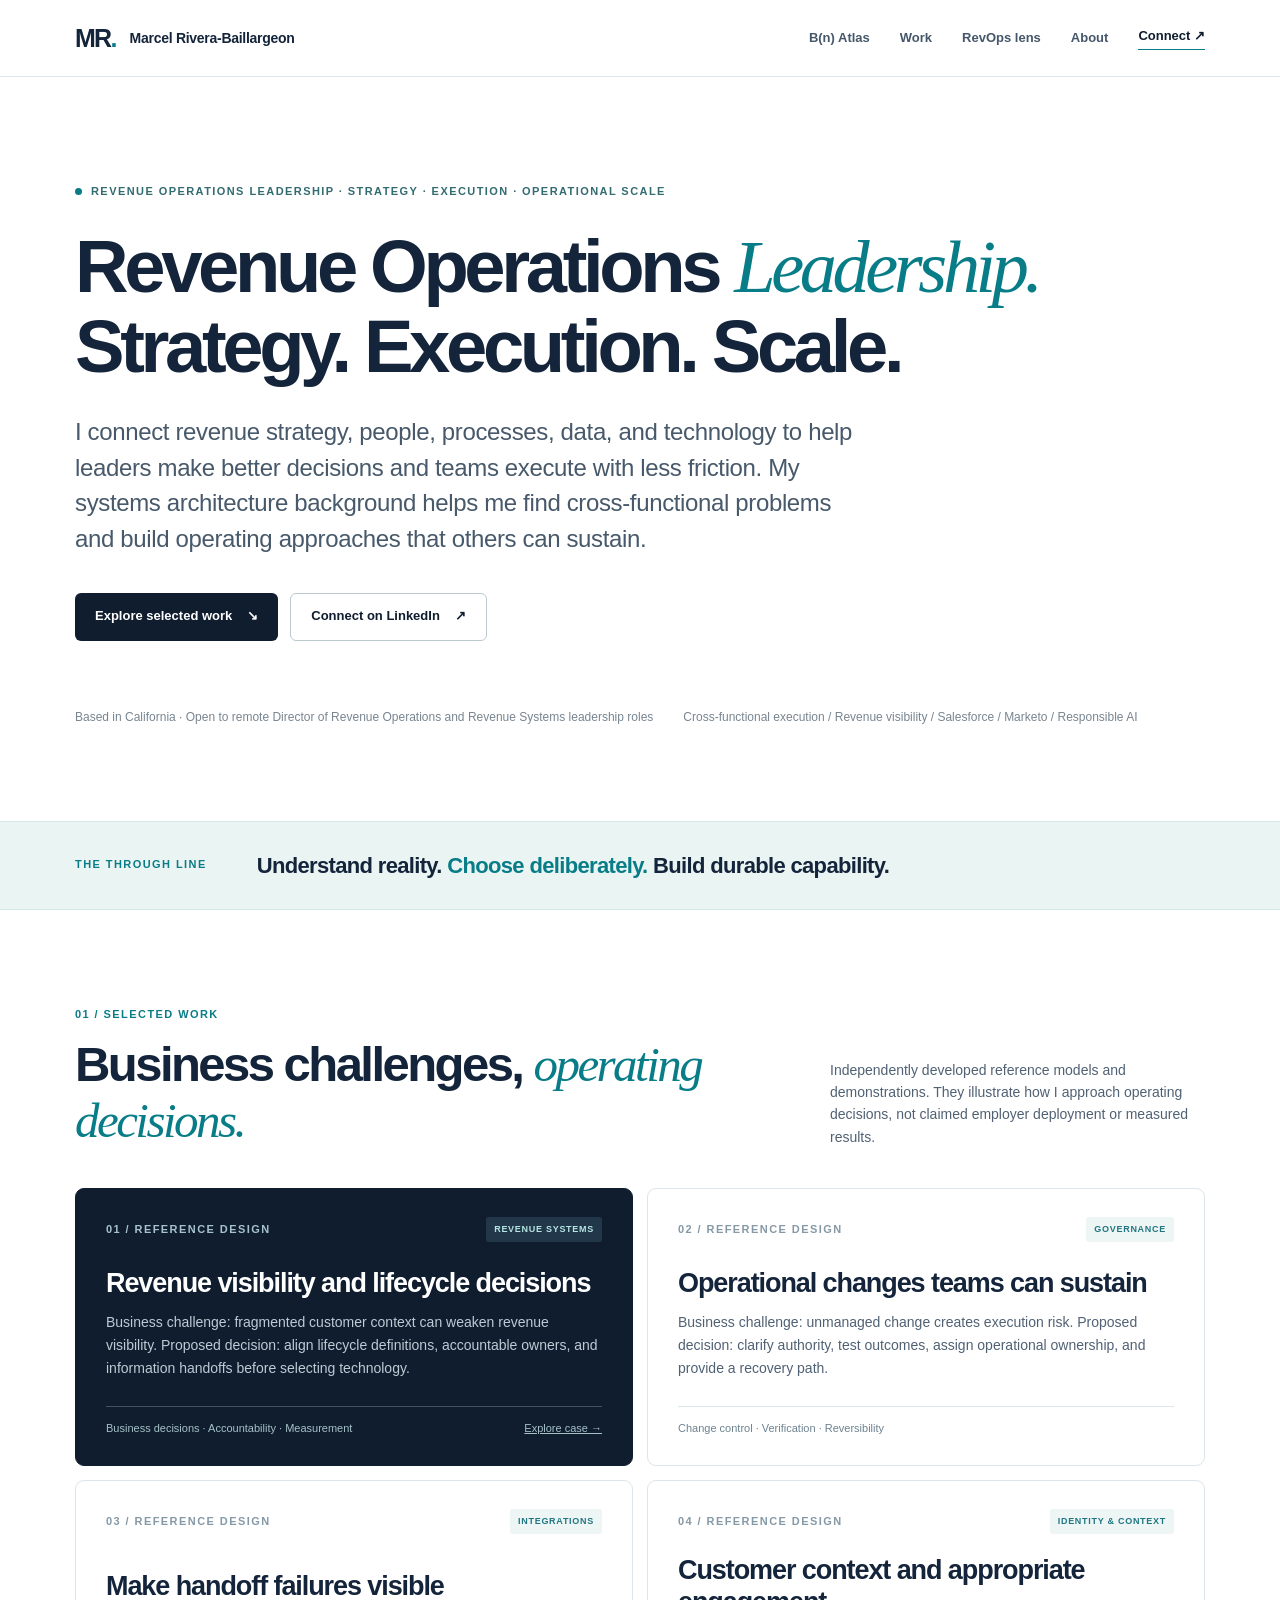
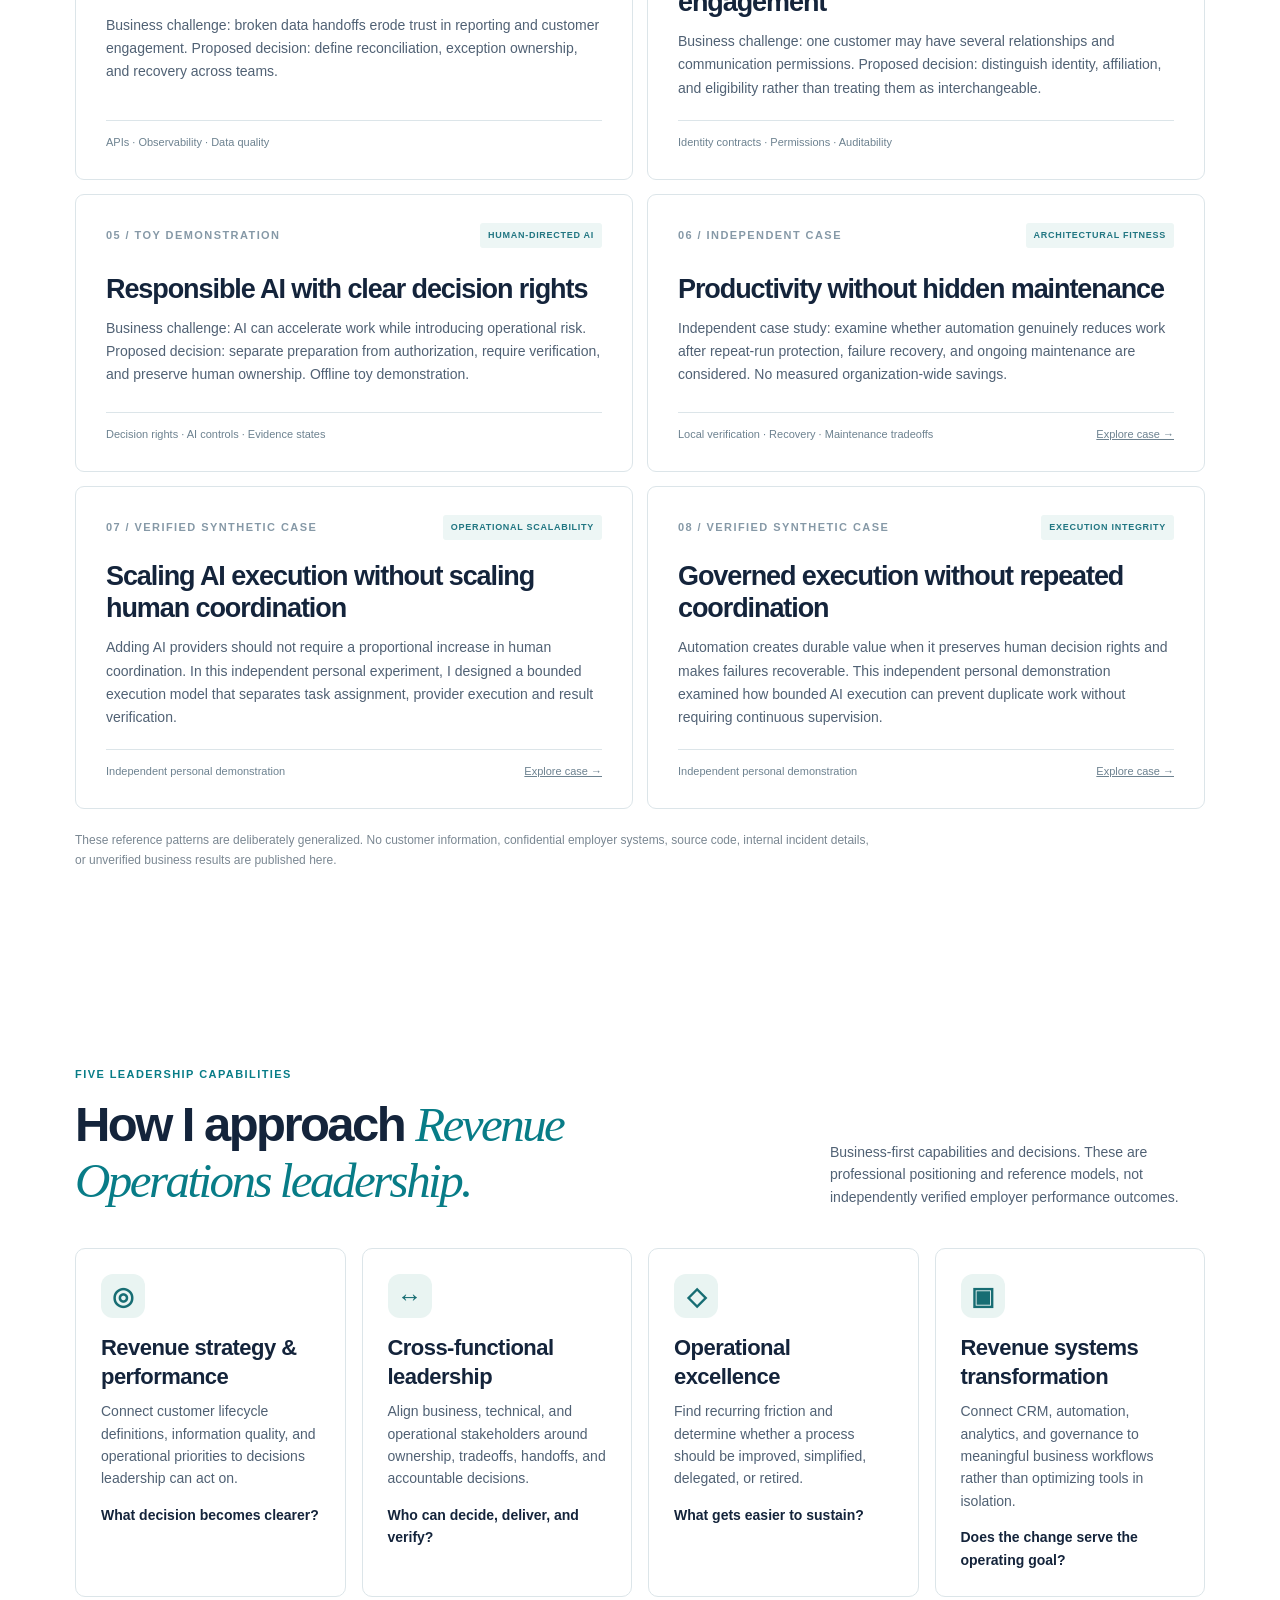
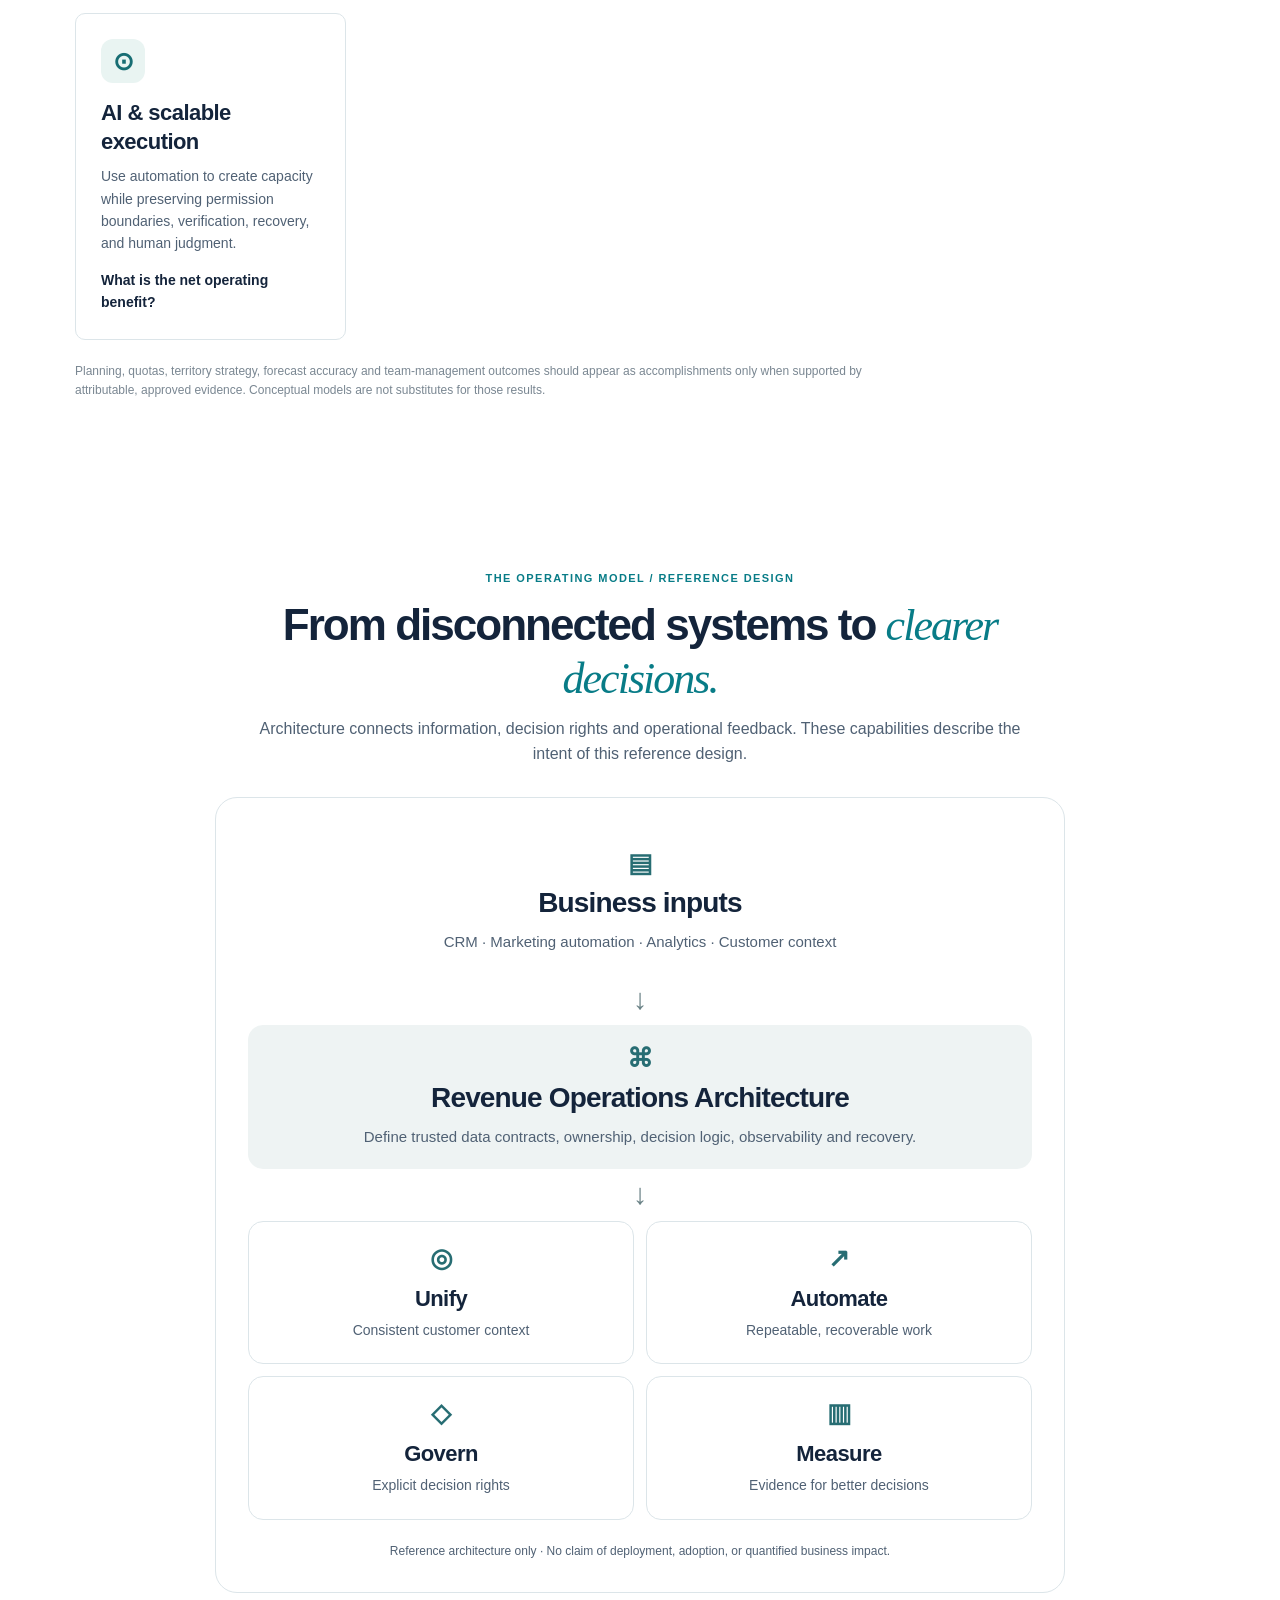
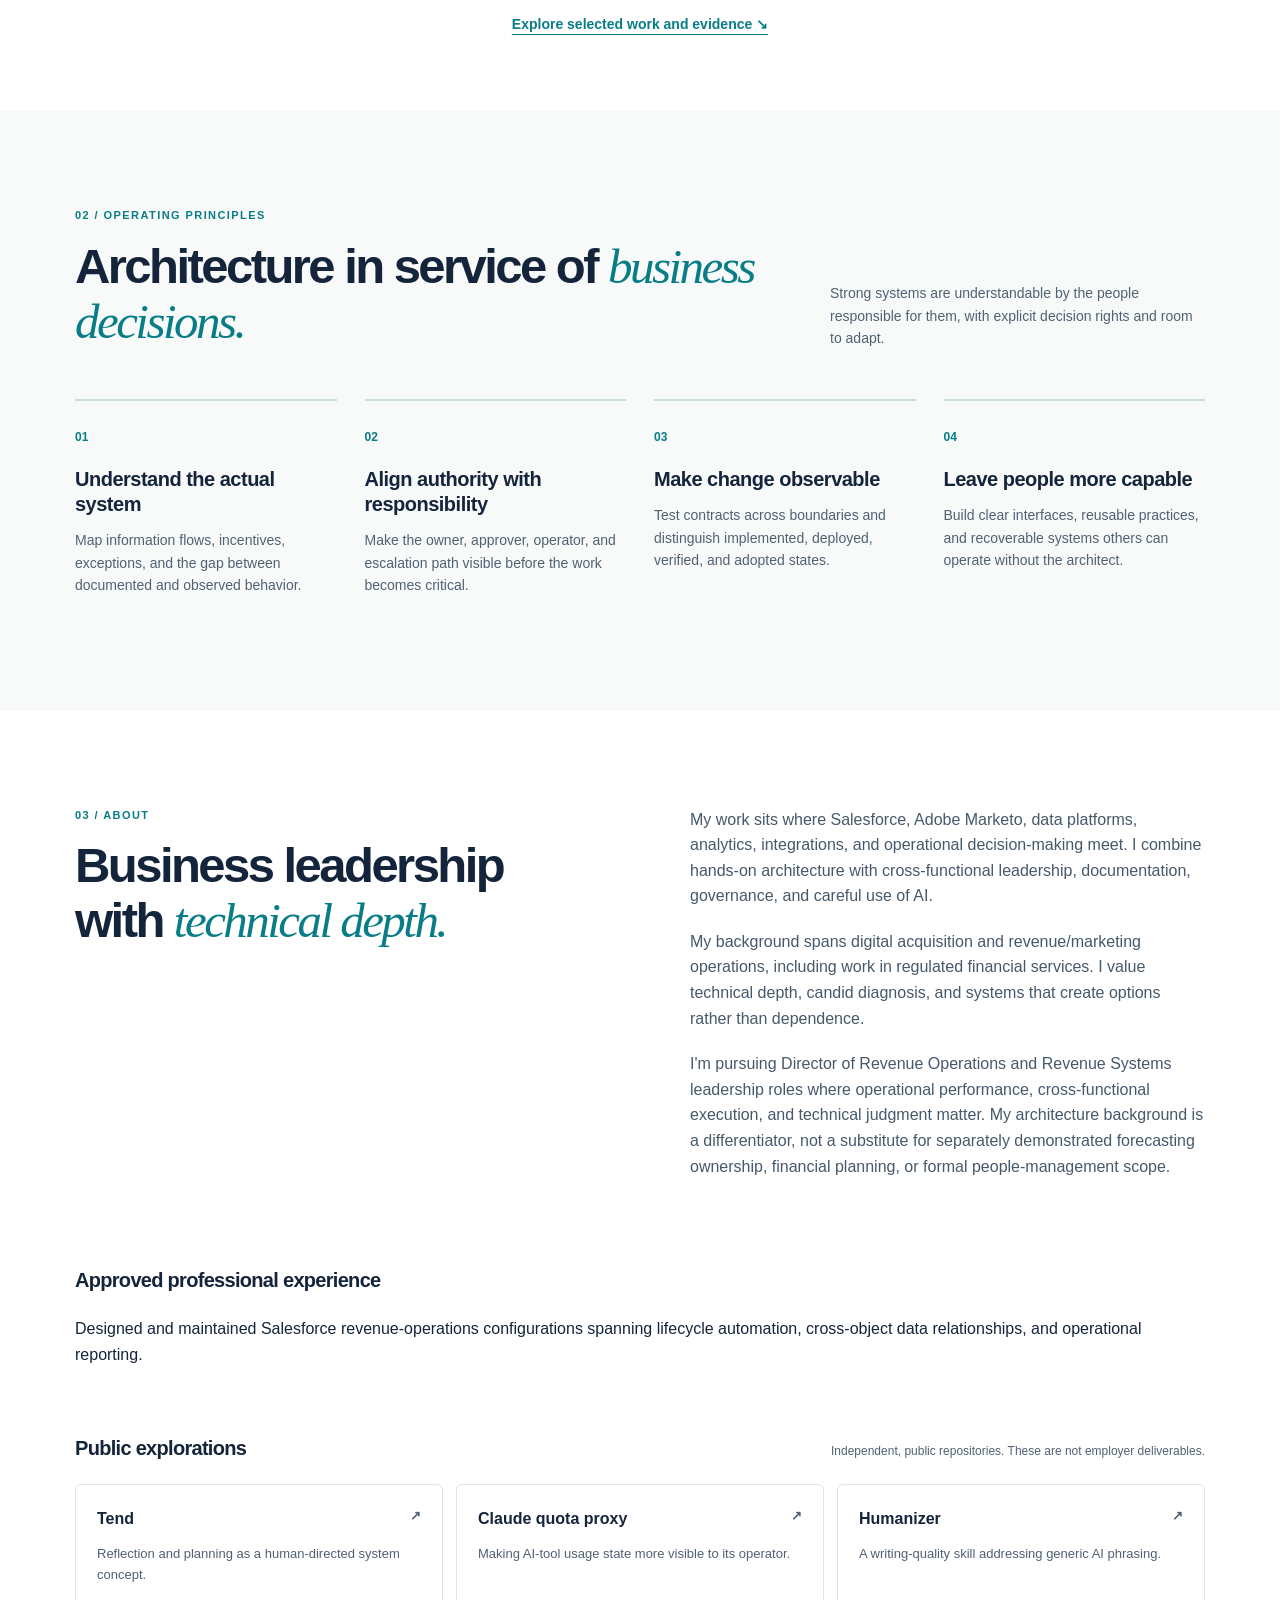
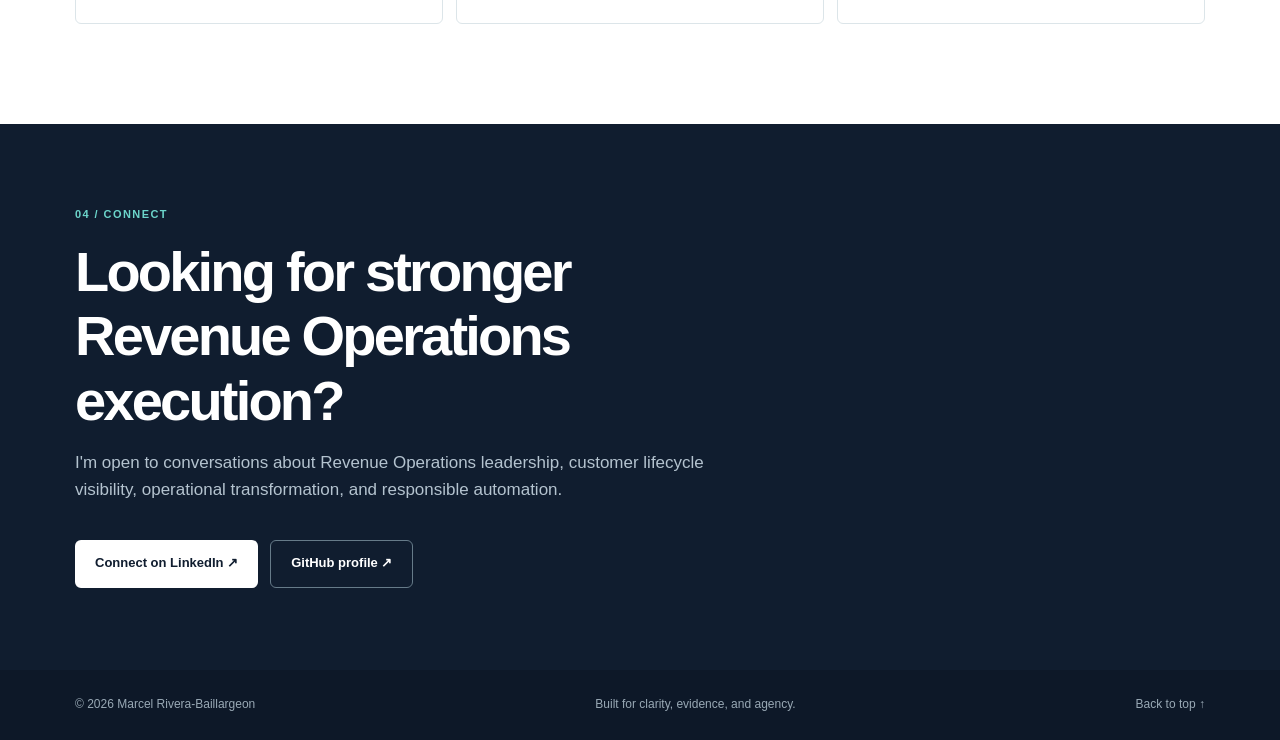
<file: index.html>
<!doctype html>
<html lang="en">
<head>
  <meta charset="utf-8">
  <meta name="viewport" content="width=device-width, initial-scale=1">
  <meta name="description" content="Revenue Operations leadership: cross-functional execution, operational performance, revenue systems transformation, and responsible AI.">
  <meta name="theme-color" content="#101d2f">
  <title>Marcel Rivera-Baillargeon | Revenue Operations Leadership</title>
  <link rel="stylesheet" href="styles.css">
  <link rel="stylesheet" href="visual-system.css">
</head>
<body>
  <a class="skip" href="#main">Skip to content</a>
  <header class="site-header">
    <div class="wrap header-inner">
      <a class="wordmark" href="#top" aria-label="Marcel Rivera-Baillargeon, home"><span class="monogram">MR<span class="dot">.</span></span><span class="wordmark-text">Marcel Rivera-Baillargeon</span></a>
      <nav aria-label="Main navigation"><a href="architecture.html">B(n) Atlas</a><a href="#work">Work</a><a href="#director-lens">RevOps lens</a><a href="#about">About</a><a class="nav-contact" href="#contact">Connect <span aria-hidden="true">↗</span></a></nav>
    </div>
  </header>
  <main id="main">
    <section class="hero wrap" id="top" aria-labelledby="hero-title">
      <div class="eyebrow"><span class="signal" aria-hidden="true"></span> REVENUE OPERATIONS LEADERSHIP · STRATEGY · EXECUTION · OPERATIONAL SCALE</div>
      <h1 id="hero-title">Revenue Operations <em>Leadership.</em><br>Strategy. Execution. Scale.</h1>
      <p class="hero-intro">I connect revenue strategy, people, processes, data, and technology to help leaders make better decisions and teams execute with less friction. My systems architecture background helps me find cross-functional problems and build operating approaches that others can sustain.</p>
      <div class="hero-actions"><a class="button primary" href="#work">Explore selected work <span aria-hidden="true">↘</span></a><a class="button secondary" href="https://www.linkedin.com/in/marcel-rev-ops/" rel="noopener noreferrer" target="_blank">Connect on LinkedIn <span aria-hidden="true">↗</span></a></div>
      <div class="hero-meta"><span>Based in California · Open to remote Director of Revenue Operations and Revenue Systems leadership roles</span><span>Cross-functional execution / Revenue visibility / Salesforce / Marketo / Responsible AI</span></div>
    </section>
    <section class="band" aria-label="Working philosophy"><div class="wrap manifesto"><p class="kicker">THE THROUGH LINE</p><p>Understand reality. <span>Choose deliberately.</span> Build durable capability.</p></div></section>
    <section class="section wrap" id="work">
      <div class="section-heading"><div><p class="kicker">01 / SELECTED WORK</p><h2>Business challenges, <em>operating decisions.</em></h2></div><p class="section-note">Independently developed reference models and demonstrations. They illustrate how I approach operating decisions, not claimed employer deployment or measured results.</p></div>
      <div class="work-grid">
        <article class="work-card featured"><div class="card-top"><span class="index">01 / REFERENCE DESIGN</span><span class="tag">REVENUE SYSTEMS</span></div><div><h3>Revenue visibility and lifecycle decisions</h3><p>Business challenge: fragmented customer context can weaken revenue visibility. Proposed decision: align lifecycle definitions, accountable owners, and information handoffs before selecting technology.</p></div><div class="card-bottom"><span>Business decisions · Accountability · Measurement</span><a href="revenue-lifecycle-leadership.html" aria-label="Read revenue lifecycle leadership reference case">Explore case →</a></div></article>
        <article class="work-card"><div class="card-top"><span class="index">02 / REFERENCE DESIGN</span><span class="tag">GOVERNANCE</span></div><div><h3>Operational changes teams can sustain</h3><p>Business challenge: unmanaged change creates execution risk. Proposed decision: clarify authority, test outcomes, assign operational ownership, and provide a recovery path.</p></div><div class="card-bottom"><span>Change control · Verification · Reversibility</span></div></article>
        <article class="work-card"><div class="card-top"><span class="index">03 / REFERENCE DESIGN</span><span class="tag">INTEGRATIONS</span></div><div><h3>Make handoff failures visible</h3><p>Business challenge: broken data handoffs erode trust in reporting and customer engagement. Proposed decision: define reconciliation, exception ownership, and recovery across teams.</p></div><div class="card-bottom"><span>APIs · Observability · Data quality</span></div></article>
        <article class="work-card"><div class="card-top"><span class="index">04 / REFERENCE DESIGN</span><span class="tag">IDENTITY &amp; CONTEXT</span></div><div><h3>Customer context and appropriate engagement</h3><p>Business challenge: one customer may have several relationships and communication permissions. Proposed decision: distinguish identity, affiliation, and eligibility rather than treating them as interchangeable.</p></div><div class="card-bottom"><span>Identity contracts · Permissions · Auditability</span></div></article>
        <article class="work-card"><div class="card-top"><span class="index">05 / TOY DEMONSTRATION</span><span class="tag">HUMAN-DIRECTED AI</span></div><div><h3>Responsible AI with clear decision rights</h3><p>Business challenge: AI can accelerate work while introducing operational risk. Proposed decision: separate preparation from authorization, require verification, and preserve human ownership. Offline toy demonstration.</p></div><div class="card-bottom"><span>Decision rights · AI controls · Evidence states</span></div></article>
        <article class="work-card"><div class="card-top"><span class="index">06 / INDEPENDENT CASE</span><span class="tag">ARCHITECTURAL FITNESS</span></div><div><h3>Productivity without hidden maintenance</h3><p>Independent case study: examine whether automation genuinely reduces work after repeat-run protection, failure recovery, and ongoing maintenance are considered. No measured organization-wide savings.</p></div><div class="card-bottom"><span>Local verification · Recovery · Maintenance tradeoffs</span><a href="architecture-fitness.html" aria-label="Read visual case study: systems that do not become burdens">Explore case →</a></div></article>
        <article class="work-card"><div class="card-top"><span class="index">07 / VERIFIED SYNTHETIC CASE</span><span class="tag">OPERATIONAL SCALABILITY</span></div><div><h3>Scaling AI execution without scaling human coordination</h3><p>Adding AI providers should not require a proportional increase in human coordination. In this independent personal experiment, I designed a bounded execution model that separates task assignment, provider execution and result verification.</p></div><div class="card-bottom"><span>Independent personal demonstration</span><a href="ai-execution-scale.html">Explore case →</a></div></article>
        <article class="work-card"><div class="card-top"><span class="index">08 / VERIFIED SYNTHETIC CASE</span><span class="tag">EXECUTION INTEGRITY</span></div><div><h3>Governed execution without repeated coordination</h3><p>Automation creates durable value when it preserves human decision rights and makes failures recoverable. This independent personal demonstration examined how bounded AI execution can prevent duplicate work without requiring continuous supervision.</p></div><div class="card-bottom"><span>Independent personal demonstration</span><a href="ai-execution-governance.html">Explore case →</a></div></article>
      </div>
      <p class="disclosure">These reference patterns are deliberately generalized. No customer information, confidential employer systems, source code, internal incident details, or unverified business results are published here.</p>
    </section>
    <section class="section wrap director-lens" id="director-lens" aria-labelledby="director-lens-title">
      <div class="section-heading"><div><p class="kicker">FIVE LEADERSHIP CAPABILITIES</p><h2 id="director-lens-title">How I approach <em>Revenue Operations leadership.</em></h2></div><p class="section-note">Business-first capabilities and decisions. These are professional positioning and reference models, not independently verified employer performance outcomes.</p></div>
      <div class="director-grid">
        <div class="director-topic"><span class="director-icon" aria-hidden="true">◎</span><h3>Revenue strategy &amp; performance</h3><p>Connect customer lifecycle definitions, information quality, and operational priorities to decisions leadership can act on.</p><p class="director-question">What decision becomes clearer?</p></div>
        <div class="director-topic"><span class="director-icon" aria-hidden="true">↔</span><h3>Cross-functional leadership</h3><p>Align business, technical, and operational stakeholders around ownership, tradeoffs, handoffs, and accountable decisions.</p><p class="director-question">Who can decide, deliver, and verify?</p></div>
        <div class="director-topic"><span class="director-icon" aria-hidden="true">◇</span><h3>Operational excellence</h3><p>Find recurring friction and determine whether a process should be improved, simplified, delegated, or retired.</p><p class="director-question">What gets easier to sustain?</p></div>
        <div class="director-topic"><span class="director-icon" aria-hidden="true">▣</span><h3>Revenue systems transformation</h3><p>Connect CRM, automation, analytics, and governance to meaningful business workflows rather than optimizing tools in isolation.</p><p class="director-question">Does the change serve the operating goal?</p></div>
        <div class="director-topic"><span class="director-icon" aria-hidden="true">⊙</span><h3>AI &amp; scalable execution</h3><p>Use automation to create capacity while preserving permission boundaries, verification, recovery, and human judgment.</p><p class="director-question">What is the net operating benefit?</p></div>
      </div>
      <p class="disclosure">Planning, quotas, territory strategy, forecast accuracy and team-management outcomes should appear as accomplishments only when supported by attributable, approved evidence. Conceptual models are not substitutes for those results.</p>
    </section>
    <section class="visual-feature wrap" aria-labelledby="system-visual-title">
      <div class="visual-intro"><p class="kicker">THE OPERATING MODEL / REFERENCE DESIGN</p><h2 id="system-visual-title">From disconnected systems to <em>clearer decisions.</em></h2><p>Architecture connects information, decision rights and operational feedback. These capabilities describe the intent of this reference design.</p></div>
      <div class="flow-panel" role="group" aria-label="Illustrative Revenue Operations operating model">
        <div class="flow-source"><span class="flow-icon" aria-hidden="true">▤</span><h3>Business inputs</h3><p>CRM · Marketing automation · Analytics · Customer context</p></div>
        <div class="flow-down" aria-hidden="true">↓</div>
        <div class="flow-core"><span class="flow-icon" aria-hidden="true">⌘</span><h3>Revenue Operations Architecture</h3><p>Define trusted data contracts, ownership, decision logic, observability and recovery.</p></div>
        <div class="flow-down" aria-hidden="true">↓</div>
        <ul class="flow-outcomes" role="list" aria-label="Intended capabilities">
          <li class="flow-tile"><span class="flow-icon" aria-hidden="true">◎</span><strong>Unify</strong><p>Consistent customer context</p></li>
          <li class="flow-tile"><span class="flow-icon" aria-hidden="true">↗</span><strong>Automate</strong><p>Repeatable, recoverable work</p></li>
          <li class="flow-tile"><span class="flow-icon" aria-hidden="true">◇</span><strong>Govern</strong><p>Explicit decision rights</p></li>
          <li class="flow-tile"><span class="flow-icon" aria-hidden="true">▥</span><strong>Measure</strong><p>Evidence for better decisions</p></li>
        </ul>
        <p class="flow-note">Reference architecture only · No claim of deployment, adoption, or quantified business impact.</p>
      </div>
      <a class="visual-link" href="#work">Explore selected work and evidence <span aria-hidden="true">↘</span></a>
    </section>
    <section class="section section-alt" id="approach"><div class="wrap"><div class="section-heading"><div><p class="kicker">02 / OPERATING PRINCIPLES</p><h2>Architecture in service of <em>business decisions.</em></h2></div><p class="section-note">Strong systems are understandable by the people responsible for them, with explicit decision rights and room to adapt.</p></div>
      <div class="principles"><div><span>01</span><h3>Understand the actual system</h3><p>Map information flows, incentives, exceptions, and the gap between documented and observed behavior.</p></div><div><span>02</span><h3>Align authority with responsibility</h3><p>Make the owner, approver, operator, and escalation path visible before the work becomes critical.</p></div><div><span>03</span><h3>Make change observable</h3><p>Test contracts across boundaries and distinguish implemented, deployed, verified, and adopted states.</p></div><div><span>04</span><h3>Leave people more capable</h3><p>Build clear interfaces, reusable practices, and recoverable systems others can operate without the architect.</p></div></div>
    </div></section>
    <section class="section wrap" id="about"><div class="about-grid"><div><p class="kicker">03 / ABOUT</p><h2>Business leadership with <em>technical depth.</em></h2></div><div class="about-copy"><p>My work sits where Salesforce, Adobe Marketo, data platforms, analytics, integrations, and operational decision-making meet. I combine hands-on architecture with cross-functional leadership, documentation, governance, and careful use of AI.</p><p>My background spans digital acquisition and revenue/marketing operations, including work in regulated financial services. I value technical depth, candid diagnosis, and systems that create options rather than dependence.</p><p>I'm pursuing Director of Revenue Operations and Revenue Systems leadership roles where operational performance, cross-functional execution, and technical judgment matter. My architecture background is a differentiator, not a substitute for separately demonstrated forecasting ownership, financial planning, or formal people-management scope.</p></div></div>
      <div class="project-heading"><h3>Approved professional experience</h3></div>
      <p>Designed and maintained Salesforce revenue-operations configurations spanning lifecycle automation, cross-object data relationships, and operational reporting.</p>
      <div class="project-heading"><h3>Public explorations</h3><p>Independent, public repositories. These are not employer deliverables.</p></div>
      <div class="project-grid"><a href="https://github.com/marcelivan/tend" target="_blank" rel="noopener noreferrer"><strong>Tend <span aria-hidden="true">↗</span></strong><span>Reflection and planning as a human-directed system concept.</span></a><a href="https://github.com/marcelivan/claude-quota-proxy" target="_blank" rel="noopener noreferrer"><strong>Claude quota proxy <span aria-hidden="true">↗</span></strong><span>Making AI-tool usage state more visible to its operator.</span></a><a href="https://github.com/marcelivan/humanizer" target="_blank" rel="noopener noreferrer"><strong>Humanizer <span aria-hidden="true">↗</span></strong><span>A writing-quality skill addressing generic AI phrasing.</span></a></div>
    </section>
    <section class="closing" id="contact"><div class="wrap closing-inner"><p class="kicker">04 / CONNECT</p><h2>Looking for stronger Revenue Operations execution?</h2><p>I'm open to conversations about Revenue Operations leadership, customer lifecycle visibility, operational transformation, and responsible automation.</p><div class="hero-actions"><a class="button light" href="https://www.linkedin.com/in/marcel-rev-ops/" target="_blank" rel="noopener noreferrer">Connect on LinkedIn ↗</a><a class="button outline" href="https://github.com/marcelivan" target="_blank" rel="noopener noreferrer">GitHub profile ↗</a></div></div></section>
  </main>
  <footer><div class="wrap footer-inner"><span>© <span id="year">2026</span> Marcel Rivera-Baillargeon</span><span>Built for clarity, evidence, and agency.</span><a href="#top">Back to top ↑</a></div></footer>
  <script src="script.js" defer></script>
</body></html>
</file>
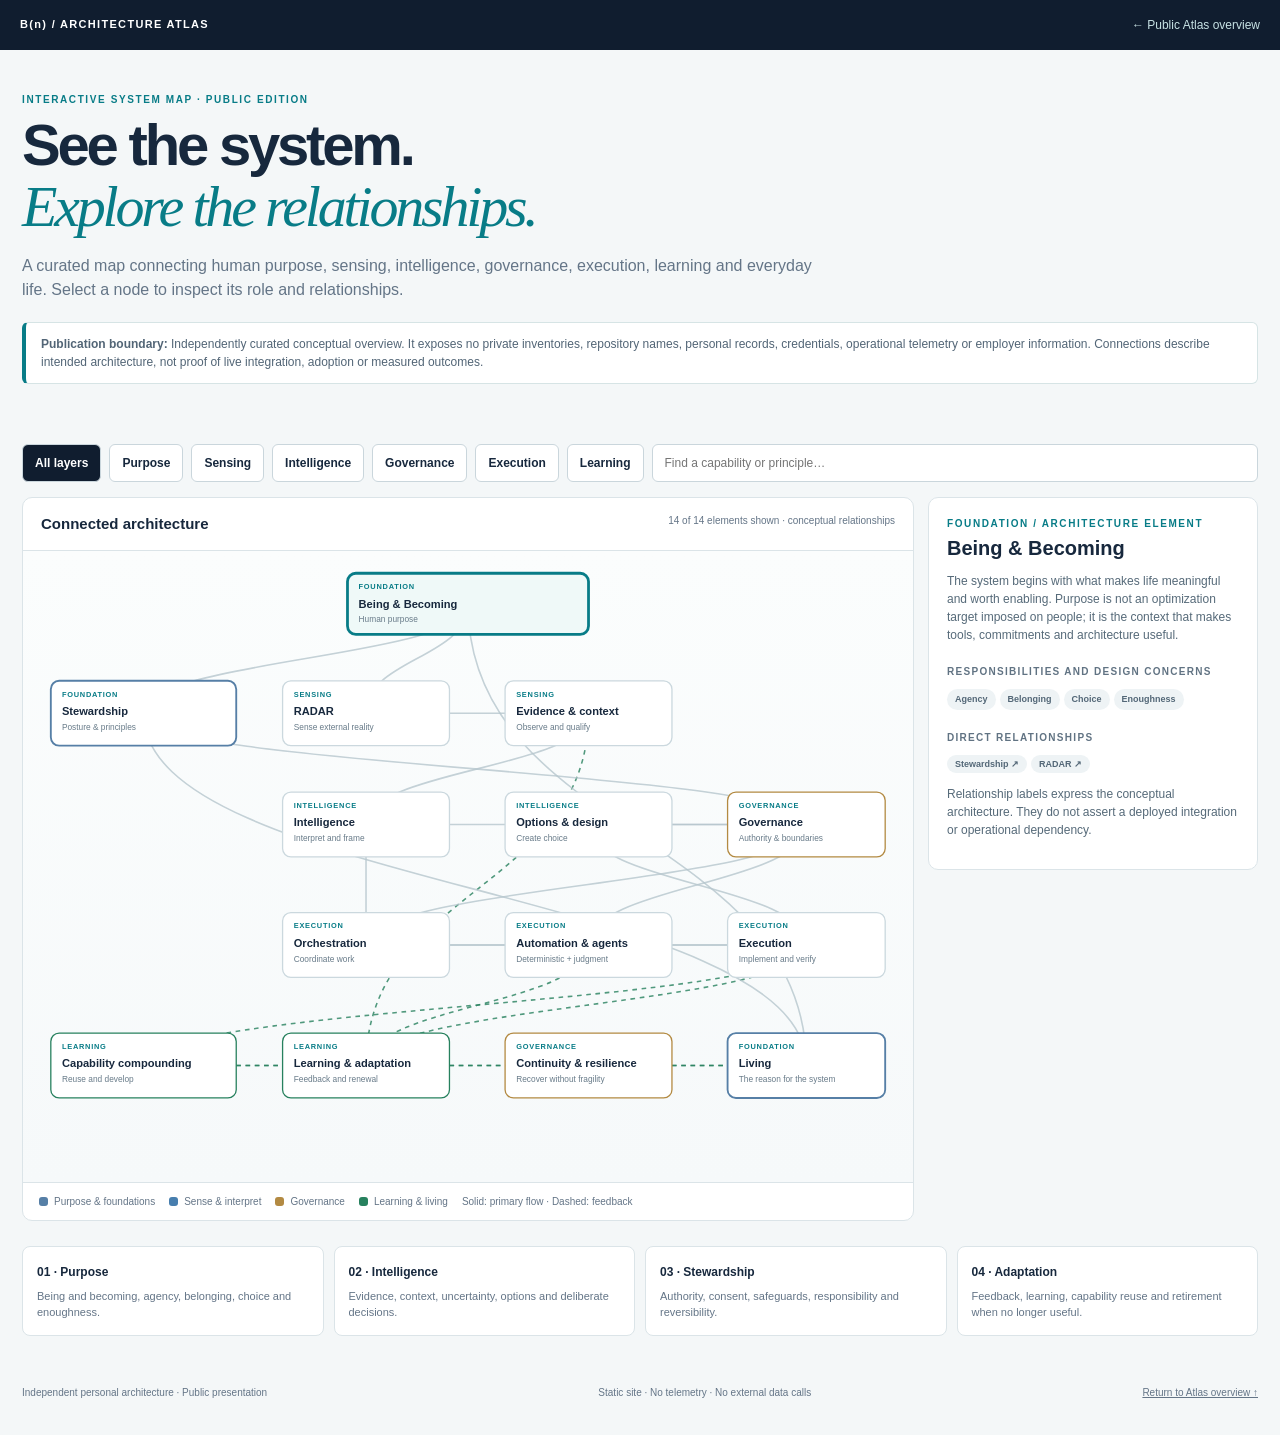
<file: atlas/index.html>
<!doctype html>
<html lang="en"><head><meta charset="utf-8"><meta name="viewport" content="width=device-width,initial-scale=1"><meta name="theme-color" content="#101d2f"><meta name="description" content="A public, curated interactive map of the B(n) personal systems architecture."><title>B(n) Architecture Atlas | Interactive Explorer</title><style>
:root{color-scheme:light;--navy:#101d2f;--ink:#17283d;--muted:#647587;--line:#dbe4e8;--paper:#f4f7f8;--teal:#087c87}*{box-sizing:border-box}body{margin:0;background:var(--paper);color:var(--ink);font:14px/1.5 -apple-system,BlinkMacSystemFont,"Segoe UI",sans-serif}a{color:inherit}.top{background:var(--navy);color:white;padding:16px max(20px,calc((100vw - 1440px)/2));display:flex;justify-content:space-between}.brand{font-weight:850;letter-spacing:.12em;font-size:11px}.top a{font-size:12px;color:#c7e2e4;text-decoration:none}.wrap{max-width:1440px;margin:auto;padding:0 22px}.hero{padding:42px 0 25px}.eyebrow{font-size:10px;letter-spacing:.16em;font-weight:800;color:var(--teal)}h1{font-size:clamp(34px,5vw,58px);line-height:1.05;letter-spacing:-.055em;margin:8px 0 12px}h1 em{font-family:Georgia,serif;color:var(--teal);font-weight:400}.lede{max-width:800px;color:var(--muted);font-size:16px}.notice{margin:20px 0;padding:12px 15px;border:1px solid #d6e4e5;border-left:4px solid var(--teal);background:white;border-radius:6px;color:#526576;font-size:12px}.toolbar{display:flex;gap:8px;flex-wrap:wrap;margin:15px 0}.toolbar button,.toolbar input{border:1px solid #cad6dc;border-radius:6px;padding:9px 12px;background:white;color:var(--ink);font:inherit;font-size:12px}.toolbar button{cursor:pointer;font-weight:700}.toolbar button.active{background:var(--navy);color:white}.toolbar input{min-width:230px;flex:1}.layout{display:grid;grid-template-columns:minmax(0,1fr) 330px;gap:14px;align-items:start}.canvas,.detail{background:white;border:1px solid var(--line);border-radius:10px}.canvas{overflow:hidden}.canvas-head{padding:15px 18px;border-bottom:1px solid var(--line);display:flex;justify-content:space-between;gap:12px}.canvas-head h2{font-size:15px;margin:0}.canvas-head span{font-size:10px;color:var(--muted)}svg{display:block;width:100%;height:auto;min-height:440px;background:linear-gradient(180deg,#fbfdfd,#f6f9fa)}.edge{stroke:#b7c7ce;stroke-width:1.7;fill:none;opacity:.8}.edge.feedback{stroke:#27815e;stroke-dasharray:5 5}.node{cursor:pointer}.node rect{fill:white;stroke:#cbd8de;stroke-width:1.4;rx:9}.node text{pointer-events:none}.node .name{font-size:12px;font-weight:750;fill:var(--ink)}.node .sub{font-size:9px;fill:#687b89}.node .num{font-size:8px;font-weight:800;letter-spacing:.1em;fill:var(--teal)}.node.foundation rect{stroke:#567fa6;stroke-width:2}.node.governance rect{stroke:#b38a42}.node.learning rect{stroke:#27815e}.node.active rect{stroke:var(--teal);stroke-width:3;fill:#eff9f8}.node.filtered{opacity:.16}.legend{display:flex;gap:14px;flex-wrap:wrap;padding:11px 16px;border-top:1px solid var(--line);font-size:10px;color:var(--muted)}.key{display:inline-flex;align-items:center;gap:6px}.swatch{width:9px;height:9px;border-radius:3px;background:#567fa6}.detail{padding:18px;position:sticky;top:12px;min-height:310px}.detail h2{font-size:20px;line-height:1.15;margin:6px 0 8px}.detail p{font-size:12px;color:#566a79}.detail h3{font-size:10px;text-transform:uppercase;letter-spacing:.13em;margin:20px 0 7px;color:#617383}.pill{display:inline-block;border-radius:99px;padding:4px 8px;background:#eef3f5;color:#536777;font-size:9px;font-weight:800;margin:3px 4px 0 0}.views{display:grid;grid-template-columns:repeat(4,1fr);gap:10px;margin:25px 0}.view{background:white;border:1px solid var(--line);border-radius:8px;padding:14px}.view b{font-size:12px}.view p{font-size:11px;color:var(--muted);margin:6px 0 0}.footer{padding:24px 0 35px;color:var(--muted);font-size:10px;display:flex;justify-content:space-between;gap:10px}.small{font-size:10px;color:var(--muted)}@media(max-width:900px){.layout{grid-template-columns:1fr}.detail{position:static;min-height:180px}.views{grid-template-columns:repeat(2,1fr)}}@media(max-width:560px){.wrap{padding:0 13px}.hero{padding:30px 0 18px}.lede{font-size:14px}.canvas-head{flex-direction:column}svg{min-height:350px}.views{gap:7px}.view{padding:11px}.footer{display:block}.footer span{display:block;margin:4px 0}}
</style></head><body><header class="top"><div class="brand">B(n) / ARCHITECTURE ATLAS</div><a href="../architecture.html">← Public Atlas overview</a></header><main class="wrap"><section class="hero"><div class="eyebrow">INTERACTIVE SYSTEM MAP · PUBLIC EDITION</div><h1>See the system.<br><em>Explore the relationships.</em></h1><p class="lede">A curated map connecting human purpose, sensing, intelligence, governance, execution, learning and everyday life. Select a node to inspect its role and relationships.</p><div class="notice"><b>Publication boundary:</b> Independently curated conceptual overview. It exposes no private inventories, repository names, personal records, credentials, operational telemetry or employer information. Connections describe intended architecture, not proof of live integration, adoption or measured outcomes.</div></section><div class="toolbar" role="group" aria-label="Map filters"><button class="active" data-filter="all">All layers</button><button data-filter="foundation">Purpose</button><button data-filter="sensing">Sensing</button><button data-filter="intelligence">Intelligence</button><button data-filter="governance">Governance</button><button data-filter="execution">Execution</button><button data-filter="learning">Learning</button><input id="search" type="search" placeholder="Find a capability or principle…" aria-label="Search architecture"></div><div class="layout"><section class="canvas"><div class="canvas-head"><h2>Connected architecture</h2><span id="count">14 elements · conceptual relationships</span></div><svg id="map" viewBox="0 0 960 680" role="img" aria-label="Interactive architecture map. Select a node for details."><defs><marker id="arrow" viewBox="0 0 10 10" refX="8" refY="5" markerWidth="5" markerHeight="5" orient="auto-start-reverse"><path d="M0 0 L10 5 L0 10z" fill="#aabcc4"/></marker></defs><g id="edges"></g><g id="nodes"></g></svg><div class="legend"><span class="key"><i class="swatch"></i>Purpose & foundations</span><span class="key"><i class="swatch" style="background:#477eae"></i>Sense & interpret</span><span class="key"><i class="swatch" style="background:#b38a42"></i>Governance</span><span class="key"><i class="swatch" style="background:#27815e"></i>Learning & living</span><span class="key">Solid: primary flow · Dashed: feedback</span></div></section><aside class="detail" id="detail" aria-live="polite"><div class="eyebrow">SYSTEM GUIDE</div><h2>Select a node</h2><p>Explore the architecture by selecting any element in the map. The detail panel explains its purpose, responsibilities and direct relationships.</p><h3>How to read this map</h3><p>Follow the flow from purpose through sensing, interpretation, governance and execution. Learning feeds observations back into the system. Living is the outcome the architecture exists to serve.</p></aside></div><section class="views" aria-label="Architecture lenses"><article class="view"><b>01 · Purpose</b><p>Being and becoming, agency, belonging, choice and enoughness.</p></article><article class="view"><b>02 · Intelligence</b><p>Evidence, context, uncertainty, options and deliberate decisions.</p></article><article class="view"><b>03 · Stewardship</b><p>Authority, consent, safeguards, responsibility and reversibility.</p></article><article class="view"><b>04 · Adaptation</b><p>Feedback, learning, capability reuse and retirement when no longer useful.</p></article></section><div class="footer"><span>Independent personal architecture · Public presentation</span><span>Static site · No telemetry · No external data calls</span><a href="../architecture.html">Return to Atlas overview ↑</a></div></main><script>
const nodes=[
{id:"purpose",n:"Being & Becoming",s:"Human purpose",layer:"foundation",x:350,y:24,w:260,h:66,desc:"The system begins with what makes life meaningful and worth enabling. Purpose is not an optimization target imposed on people; it is the context that makes tools, commitments and architecture useful.",resp:["Agency","Belonging","Choice","Enoughness"],links:["stewardship","radar"]},
{id:"stewardship",n:"Stewardship",s:"Posture & principles",layer:"foundation",x:30,y:140,w:200,h:70,desc:"A posture of stewardship without control. Make responsibility, authority and boundaries visible while preserving the agency of the people affected.",resp:["Stewardship without control","Aligned interdependence","Consent and reciprocity"],links:["purpose","governance","living"]},
{id:"radar",n:"RADAR",s:"Sense external reality",layer:"sensing",x:280,y:140,w:180,h:70,desc:"A sensing discipline for noticing relevant changes, opportunities, risks and weak signals. It distinguishes observation from interpretation.",resp:["Environmental scanning","Signals and change","Uncertainty"],links:["purpose","evidence","intelligence"]},
{id:"evidence",n:"Evidence & context",s:"Observe and qualify",layer:"sensing",x:520,y:140,w:180,h:70,desc:"Record what is known, where it came from, how current it is and what remains uncertain. Evidence quality constrains the strength of decisions.",resp:["Provenance","Freshness","Known / unknown","Verification"],links:["radar","intelligence","learning"]},
{id:"intelligence",n:"Intelligence",s:"Interpret and frame",layer:"intelligence",x:280,y:260,w:180,h:70,desc:"Interpret evidence in context, connect ideas across domains, frame options and make uncertainty explicit. Judgment adds value where deterministic rules are insufficient.",resp:["Synthesis","Decision support","Uncertainty calibration","Human judgment"],links:["evidence","orchestration","governance"]},
{id:"options",n:"Options & design",s:"Create choice",layer:"intelligence",x:520,y:260,w:180,h:70,desc:"Translate understanding into meaningful, reversible options. Evaluate tradeoffs, dependencies, maintenance costs and the possibility of doing less.",resp:["Alternatives","Tradeoffs","Reversibility","Failure signals"],links:["intelligence","governance","execution"]},
{id:"governance",n:"Governance",s:"Authority & boundaries",layer:"governance",x:760,y:260,w:170,h:70,desc:"Keep authority, consent, policy, safeguards and accountability explicit. Approval for a bounded outcome does not authorize materially new consequences or weakened controls.",resp:["Decision rights","Consent","Safeguards","Accountability"],links:["stewardship","intelligence","options","orchestration"]},
{id:"orchestration",n:"Orchestration",s:"Coordinate work",layer:"execution",x:280,y:390,w:180,h:70,desc:"Compose parallel, serial, asynchronous, modular and iterative execution according to actual dependencies. Minimize avoidable handoffs and human attention costs.",resp:["Async where safe","Parallelize independent work","Serialize true dependencies","Reconcile before commitment"],links:["intelligence","governance","automation","execution"]},
{id:"automation",n:"Automation & agents",s:"Deterministic + judgment",layer:"execution",x:520,y:390,w:180,h:70,desc:"Use deterministic automation where rules suffice and AI where interpretation or judgment adds value. Bound authority, isolate failure and verify results.",resp:["Deterministic workflows","AI-assisted judgment","Bounded autonomy","Recovery"],links:["orchestration","governance","execution","learning"]},
{id:"execution",n:"Execution",s:"Implement and verify",layer:"execution",x:760,y:390,w:170,h:70,desc:"Turn authorized decisions into working outcomes. Implementation, testing, correction, verification, adoption and transfer are distinct states.",resp:["Implementation","Testing","Verification","Handoff and transfer"],links:["options","orchestration","automation","learning"]},
{id:"capability",n:"Capability compounding",s:"Reuse and develop",layer:"learning",x:30,y:520,w:200,h:70,desc:"Compound capability through reuse, external learning, selective replication and transfer. Prefer improving existing mechanisms over creating parallel infrastructure.",resp:["Reuse","External absorption","Selective replication","Transferable ownership"],links:["learning","execution","living"]},
{id:"learning",n:"Learning & adaptation",s:"Feedback and renewal",layer:"learning",x:280,y:520,w:180,h:70,desc:"Compare intended and observed outcomes, update assumptions, refine methods and retire elements that no longer serve. Learning is evidence-led, not automatic self-approval.",resp:["Feedback loops","Adaptive revision","Evidence-based propagation","Retirement"],links:["execution","evidence","capability","living"]},
{id:"resilience",n:"Continuity & resilience",s:"Recover without fragility",layer:"governance",x:520,y:520,w:180,h:70,desc:"Design for interruption, recoverability and continuity without pretending every dependency has a proven fallback. Document failure modes and test recovery within safe boundaries.",resp:["Dependency awareness","Recovery paths","Bounded failure","Verified continuity"],links:["governance","orchestration","learning"]},
{id:"living",n:"Living",s:"The reason for the system",layer:"foundation",x:760,y:520,w:170,h:70,desc:"The system exists to enrich life: family, friendship, health, community, curiosity, exploration, contribution, rest and meaningful connection. Recovered capacity should return to living, not automatically become more work.",resp:["Family and friendship","Health and community","Exploration and rest","Meaningful contribution"],links:["purpose","stewardship","learning","capability"]}];
const byId=Object.fromEntries(nodes.map(n=>[n.id,n])),ns=document.getElementById("nodes"),es=document.getElementById("edges"),detail=document.getElementById("detail");let selected="purpose",filter="all",query="";
function center(n){return[n.x+n.w/2,n.y+n.h/2]}function matches(n){return(filter==="all"||n.layer===filter)&&(!query||[n.n,n.s,n.desc,n.resp.join(" ")].join(" ").toLowerCase().includes(query))}
function draw(){es.innerHTML="";nodes.forEach(n=>n.links.forEach(id=>{if(!byId[id]||n.id.localeCompare(id)>0)return;const m=byId[id],[x1,y1]=center(n),[x2,y2]=center(m),p=document.createElementNS("http://www.w3.org/2000/svg","path");p.setAttribute("d",Math.abs(y2-y1)>40?"M "+x1+" "+y1+" C "+x1+" "+((y1+y2)/2)+", "+x2+" "+((y1+y2)/2)+", "+x2+" "+y2:"M "+x1+" "+y1+" L "+x2+" "+y2);p.setAttribute("class",["learning","capability"].includes(n.layer)||["learning","capability"].includes(m.layer)?"edge feedback":"edge");p.setAttribute("marker-end","url(#arrow)");es.append(p)}));ns.innerHTML="";nodes.forEach(n=>{const g=document.createElementNS("http://www.w3.org/2000/svg","g");g.setAttribute("class","node "+n.layer+(selected===n.id?" active":"")+(matches(n)?"":" filtered"));g.setAttribute("transform","translate("+n.x+" "+n.y+")");g.setAttribute("tabindex","0");g.setAttribute("role","button");g.setAttribute("aria-label",n.n+", "+n.s);g.innerHTML='<rect width="'+n.w+'" height="'+n.h+'"></rect><text class="num" x="12" y="17">'+n.layer.toUpperCase()+'</text><text class="name" x="12" y="37">'+n.n+'</text><text class="sub" x="12" y="53">'+n.s+'</text>';g.addEventListener("click",()=>select(n.id));g.addEventListener("keydown",e=>{if(e.key==="Enter"||e.key===" "){e.preventDefault();select(n.id)}});ns.append(g)});document.getElementById("count").textContent=nodes.filter(matches).length+" of "+nodes.length+" elements shown · conceptual relationships"}
function select(id){selected=id;const n=byId[id];draw();detail.innerHTML='<div class="eyebrow">'+n.layer.toUpperCase()+' / ARCHITECTURE ELEMENT</div><h2>'+n.n+'</h2><p>'+n.desc+'</p><h3>Responsibilities and design concerns</h3><div>'+n.resp.map(x=>'<span class="pill">'+x+'</span>').join("")+'</div><h3>Direct relationships</h3><div>'+n.links.map(id=>'<button class="pill" data-link="'+id+'" style="border:0;cursor:pointer">'+byId[id].n+' ↗</button>').join("")+'</div><p class="small">Relationship labels express the conceptual architecture. They do not assert a deployed integration or operational dependency.</p>';detail.querySelectorAll("[data-link]").forEach(b=>b.addEventListener("click",()=>select(b.dataset.link)))}
document.querySelectorAll("[data-filter]").forEach(b=>b.addEventListener("click",()=>{filter=b.dataset.filter;document.querySelectorAll("[data-filter]").forEach(x=>x.classList.toggle("active",x===b));draw()}));document.getElementById("search").addEventListener("input",e=>{query=e.target.value.trim().toLowerCase();draw()});draw();select("purpose");
</script></body></html>
</file>
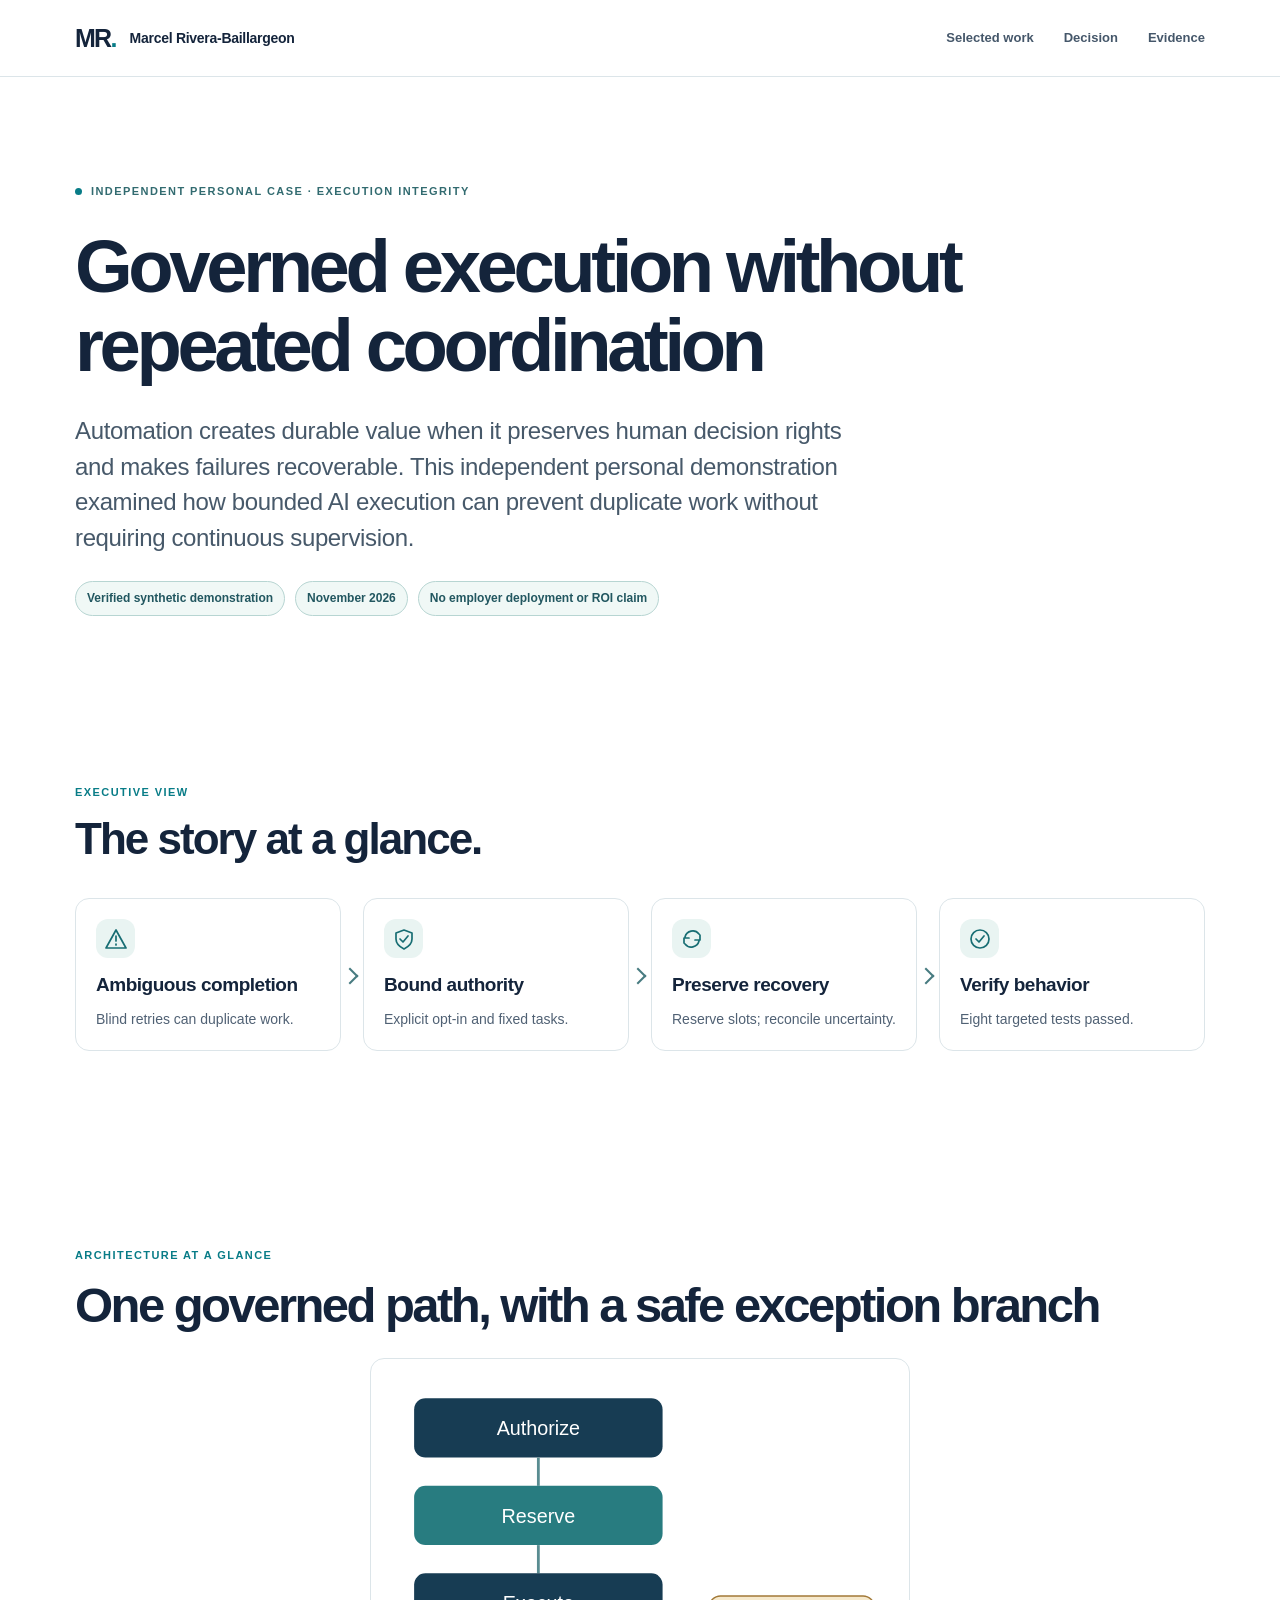
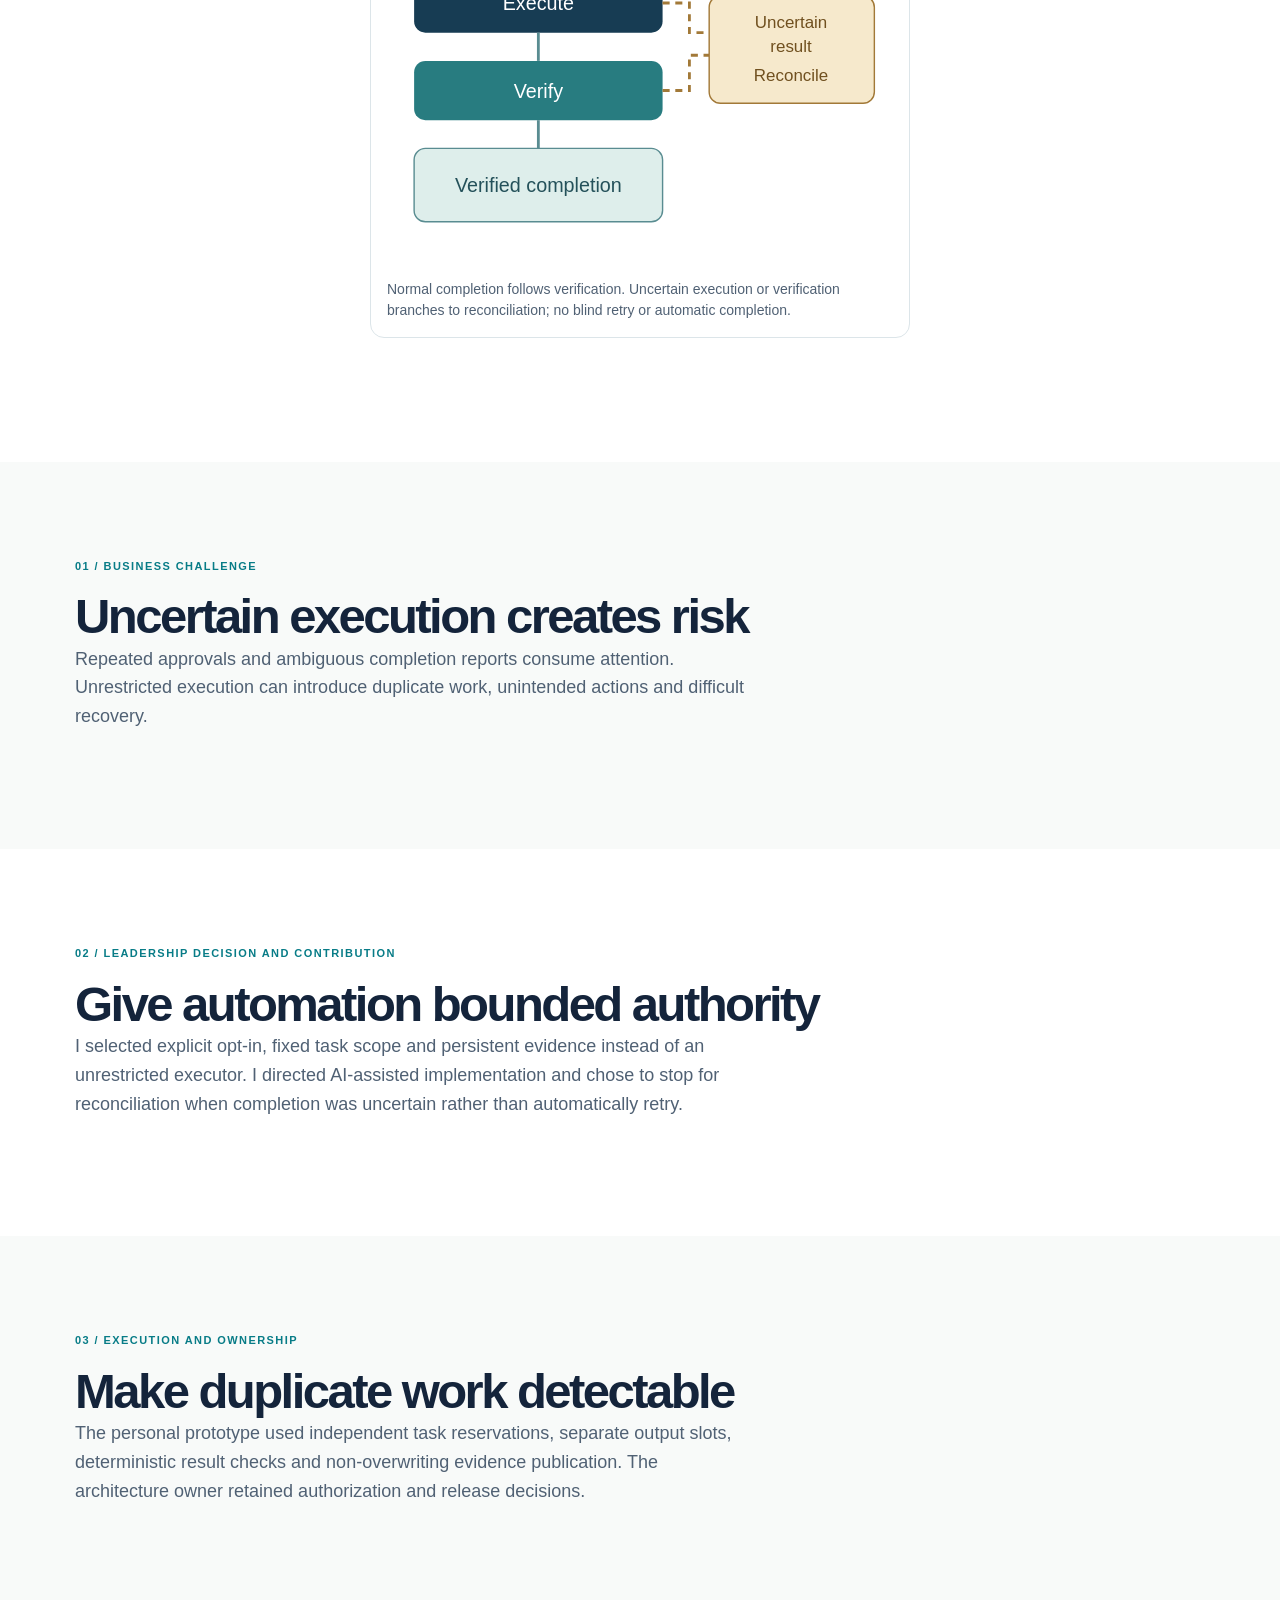
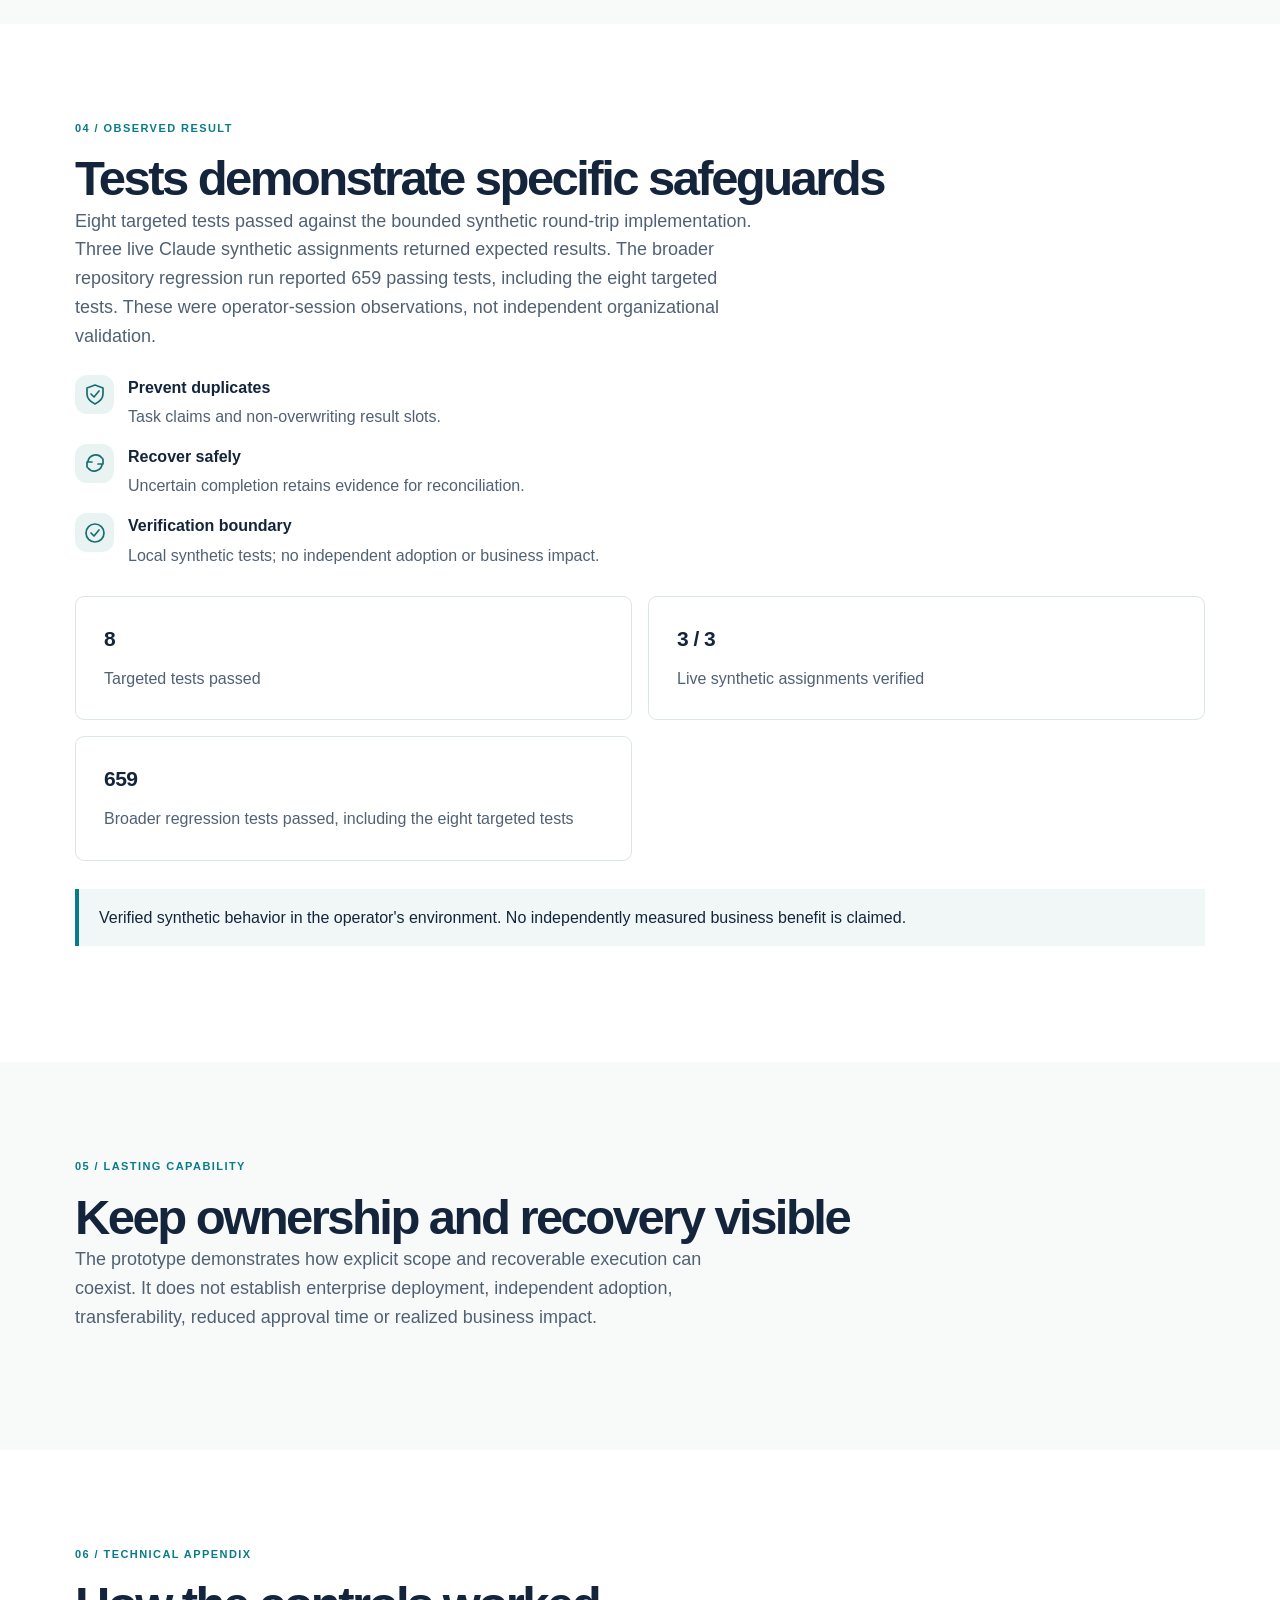
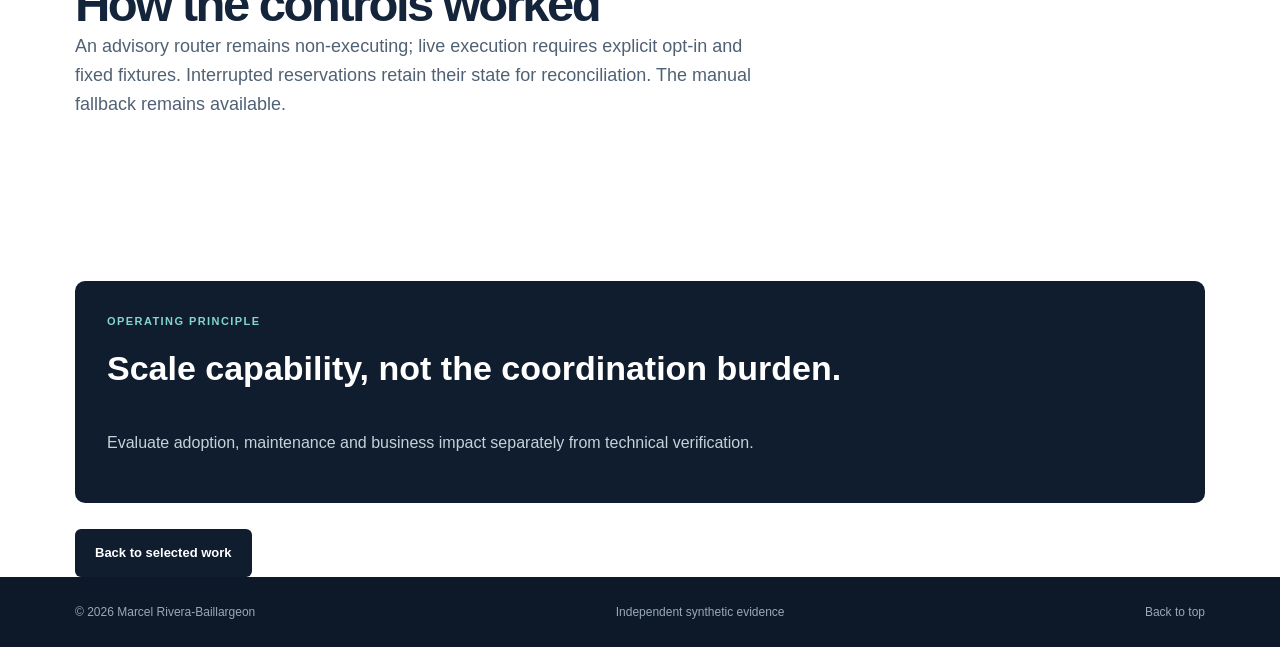
<file: ai-execution-governance.html>
<!doctype html>
<html lang="en"><head><meta charset="utf-8"><meta name="viewport" content="width=device-width, initial-scale=1"><meta name="description" content="Independent personal synthetic AI architecture case study: Execution integrity."><meta name="theme-color" content="#101d2f"><title>Governed execution without repeated coordination | Marcel Rivera-Baillargeon</title><link rel="stylesheet" href="styles.css"><link rel="stylesheet" href="director-case.css"><link rel="stylesheet" href="visual-system.css"></head>
<body><a class="skip" href="#main">Skip to content</a><header class="site-header"><div class="wrap header-inner"><a class="wordmark" href="index.html"><span class="monogram">MR<span class="dot">.</span></span><span class="wordmark-text">Marcel Rivera-Baillargeon</span></a><nav aria-label="Case navigation"><a href="index.html#work">Selected work</a><a href="#section-2">Decision</a><a href="#section-4">Evidence</a></nav></div></header><main id="main" class="visual-case"><section class="hero wrap case-hero"><p class="eyebrow"><span class="signal" aria-hidden="true"></span> INDEPENDENT PERSONAL CASE · EXECUTION INTEGRITY</p><h1>Governed execution without repeated coordination</h1><p class="hero-intro">Automation creates durable value when it preserves human decision rights and makes failures recoverable. This independent personal demonstration examined how bounded AI execution can prevent duplicate work without requiring continuous supervision.</p><div class="case-status-bar"><span>Verified synthetic demonstration</span><span>November 2026</span><span>No employer deployment or ROI claim</span></div></section><section class="section wrap case-executive" aria-labelledby="executive-title"><p class="kicker">EXECUTIVE VIEW</p><h2 id="executive-title">The story at a glance.</h2><ol class="story-flow" aria-label="Challenge, decision, execution and evidence"><li class="story-node"><span class="story-symbol" aria-hidden="true"><svg width="24" height="24" viewBox="0 0 24 24" fill="none" stroke="currentColor" stroke-width="1.7" stroke-linecap="round" stroke-linejoin="round"><path d="M12 3 2 21h20L12 3Z M12 9v5m0 3v1"/></svg></span><div><h3>Ambiguous completion</h3><p>Blind retries can duplicate work.</p></div></li><li class="story-node"><span class="story-symbol" aria-hidden="true"><svg width="24" height="24" viewBox="0 0 24 24" fill="none" stroke="currentColor" stroke-width="1.7" stroke-linecap="round" stroke-linejoin="round"><path d="m12 3 8 3v6c0 5-4 8-8 10-4-2-8-5-8-10V6l8-3Z m-4 9 3 3 5-6"/></svg></span><div><h3>Bound authority</h3><p>Explicit opt-in and fixed tasks.</p></div></li><li class="story-node"><span class="story-symbol" aria-hidden="true"><svg width="24" height="24" viewBox="0 0 24 24" fill="none" stroke="currentColor" stroke-width="1.7" stroke-linecap="round" stroke-linejoin="round"><path d="M20 8v5h-5M4 16v-5h5M5 10a8 8 0 0 1 14-3M19 14a8 8 0 0 1-14 3"/></svg></span><div><h3>Preserve recovery</h3><p>Reserve slots; reconcile uncertainty.</p></div></li><li class="story-node"><span class="story-symbol" aria-hidden="true"><svg width="24" height="24" viewBox="0 0 24 24" fill="none" stroke="currentColor" stroke-width="1.7" stroke-linecap="round" stroke-linejoin="round"><circle cx="12" cy="12" r="9"/><path d="m8 12 3 3 5-6"/></svg></span><div><h3>Verify behavior</h3><p>Eight targeted tests passed.</p></div></li></ol></section><section class="section wrap" aria-labelledby="architecture-title"><p class="kicker">ARCHITECTURE AT A GLANCE</p><h2 id="architecture-title">One governed path, with a safe exception branch</h2><figure class="diagram-single"><svg class="connected-diagram" viewBox="0 0 340 340" role="img" aria-label="Governed execution with exception branch"><title>Governed execution with exception branch</title><desc>Authorization, reservation, execution and verification lead to verified completion. Uncertain execution or verification stops for reconciliation, not automatic retry.</desc><rect class="diagram-dark" x="10" y="8" width="176" height="42" rx="8"/><text class="diagram-label dark" x="98.0" y="34.0" text-anchor="middle">Authorize</text><path class="diagram-line " d="M98 50 V70"/><rect class="diagram-teal" x="10" y="70" width="176" height="42" rx="8"/><text class="diagram-label teal" x="98.0" y="96.0" text-anchor="middle">Reserve</text><path class="diagram-line " d="M98 112 V132"/><rect class="diagram-dark" x="10" y="132" width="176" height="42" rx="8"/><text class="diagram-label dark" x="98.0" y="158.0" text-anchor="middle">Execute</text><path class="diagram-line " d="M98 174 V194"/><rect class="diagram-teal" x="10" y="194" width="176" height="42" rx="8"/><text class="diagram-label teal" x="98.0" y="220.0" text-anchor="middle">Verify</text><path class="diagram-line " d="M98 236 V256"/><rect class="diagram-light" x="10" y="256" width="176" height="52" rx="8"/><text class="diagram-label light" x="98.0" y="287.0" text-anchor="middle">Verified completion</text><path class="diagram-line exception" d="M186 153 H205 V174 H219 M186 215 H205 V190 H219"/><rect class="diagram-warning" x="219" y="148" width="117" height="76" rx="8"/><text class="diagram-label warning" x="277" y="171" text-anchor="middle"><tspan x="277">Uncertain</tspan><tspan x="277" dy="17">result</tspan><tspan x="277" dy="20">Reconcile</tspan></text></svg><figcaption>Normal completion follows verification. Uncertain execution or verification branches to reconciliation; no blind retry or automatic completion.</figcaption></figure></section><section class="section section-alt" id="section-1"><div class="wrap"><p class="kicker">01 / BUSINESS CHALLENGE</p><h2>Uncertain execution creates risk</h2><p class="case-intro">Repeated approvals and ambiguous completion reports consume attention. Unrestricted execution can introduce duplicate work, unintended actions and difficult recovery.</p></div></section><section class="section " id="section-2"><div class="wrap"><p class="kicker">02 / LEADERSHIP DECISION AND CONTRIBUTION</p><h2>Give automation bounded authority</h2><p class="case-intro">I selected explicit opt-in, fixed task scope and persistent evidence instead of an unrestricted executor. I directed AI-assisted implementation and chose to stop for reconciliation when completion was uncertain rather than automatically retry.</p></div></section><section class="section section-alt" id="section-3"><div class="wrap"><p class="kicker">03 / EXECUTION AND OWNERSHIP</p><h2>Make duplicate work detectable</h2><p class="case-intro">The personal prototype used independent task reservations, separate output slots, deterministic result checks and non-overwriting evidence publication. The architecture owner retained authorization and release decisions.</p></div></section><section class="section " id="section-4"><div class="wrap"><p class="kicker">04 / OBSERVED RESULT</p><h2>Tests demonstrate specific safeguards</h2><p class="case-intro">Eight targeted tests passed against the bounded synthetic round-trip implementation. Three live Claude synthetic assignments returned expected results. The broader repository regression run reported 659 passing tests, including the eight targeted tests. These were operator-session observations, not independent organizational validation.</p><ul class="case-icon-list" aria-label="Evidence and limitations"><li><span class="story-symbol" aria-hidden="true"><svg width="24" height="24" viewBox="0 0 24 24" fill="none" stroke="currentColor" stroke-width="1.7" stroke-linecap="round" stroke-linejoin="round"><path d="m12 3 8 3v6c0 5-4 8-8 10-4-2-8-5-8-10V6l8-3Z m-4 9 3 3 5-6"/></svg></span><div><strong>Prevent duplicates</strong><p>Task claims and non-overwriting result slots.</p></div></li><li><span class="story-symbol" aria-hidden="true"><svg width="24" height="24" viewBox="0 0 24 24" fill="none" stroke="currentColor" stroke-width="1.7" stroke-linecap="round" stroke-linejoin="round"><path d="M20 8v5h-5M4 16v-5h5M5 10a8 8 0 0 1 14-3M19 14a8 8 0 0 1-14 3"/></svg></span><div><strong>Recover safely</strong><p>Uncertain completion retains evidence for reconciliation.</p></div></li><li><span class="story-symbol" aria-hidden="true"><svg width="24" height="24" viewBox="0 0 24 24" fill="none" stroke="currentColor" stroke-width="1.7" stroke-linecap="round" stroke-linejoin="round"><circle cx="12" cy="12" r="9"/><path d="m8 12 3 3 5-6"/></svg></span><div><strong>Verification boundary</strong><p>Local synthetic tests; no independent adoption or business impact.</p></div></li></ul><div class="measure-grid"><article><strong>8</strong><p>Targeted tests passed</p></article><article><strong>3 / 3</strong><p>Live synthetic assignments verified</p></article><article><strong>659</strong><p>Broader regression tests passed, including the eight targeted tests</p></article></div><p class="evidence-note">Verified synthetic behavior in the operator's environment. No independently measured business benefit is claimed.</p></div></section><section class="section section-alt" id="section-5"><div class="wrap"><p class="kicker">05 / LASTING CAPABILITY</p><h2>Keep ownership and recovery visible</h2><p class="case-intro">The prototype demonstrates how explicit scope and recoverable execution can coexist. It does not establish enterprise deployment, independent adoption, transferability, reduced approval time or realized business impact.</p></div></section><section class="section " id="section-6"><div class="wrap"><p class="kicker">06 / TECHNICAL APPENDIX</p><h2>How the controls worked</h2><p class="case-intro">An advisory router remains non-executing; live execution requires explicit opt-in and fixed fixtures. Interrupted reservations retain their state for reconciliation. The manual fallback remains available.</p></div></section><div class="wrap"><div class="case-conclusion"><p class="kicker">OPERATING PRINCIPLE</p><h3>Scale capability, not the coordination burden.</h3><p>Evaluate adoption, maintenance and business impact separately from technical verification.</p></div><a class="button primary" href="index.html#work">Back to selected work</a></div></main><footer><div class="wrap footer-inner"><span>© 2026 Marcel Rivera-Baillargeon</span><span>Independent synthetic evidence</span><a href="#main">Back to top</a></div></footer></body></html>
</file>
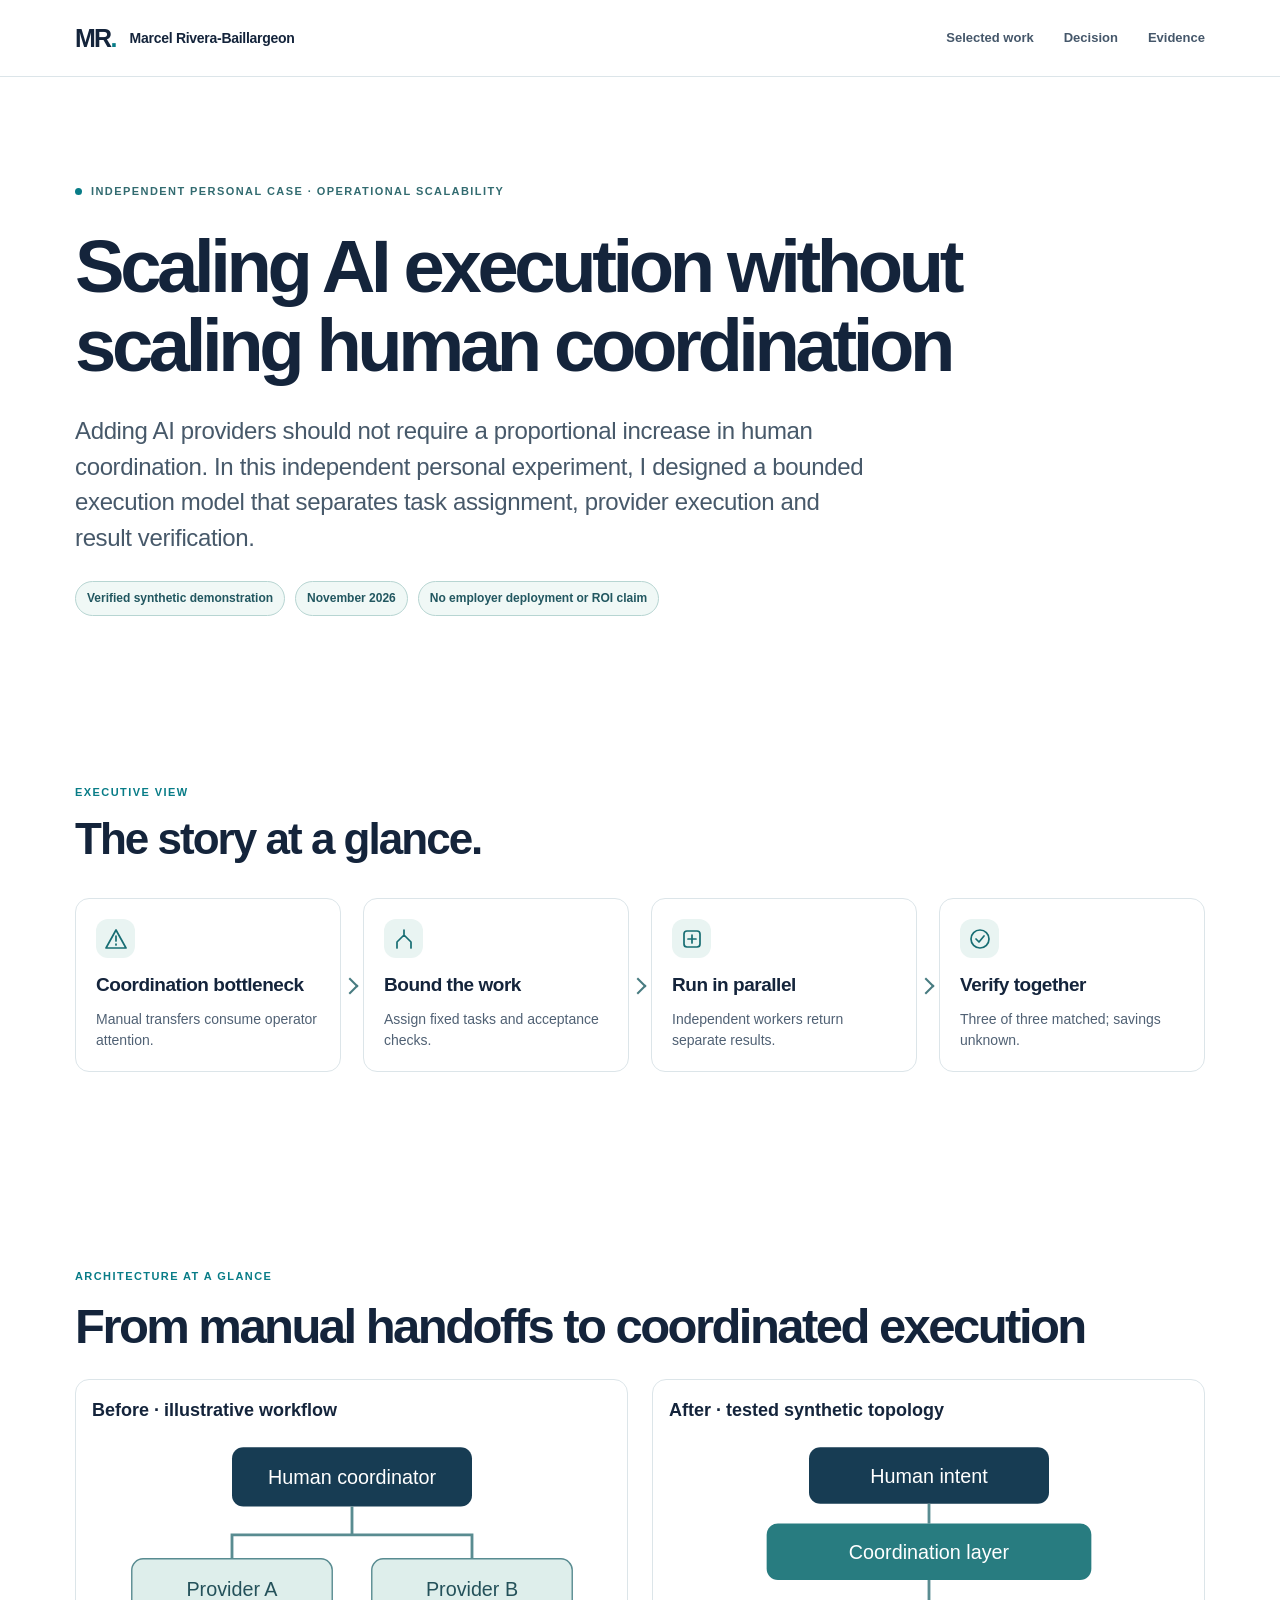
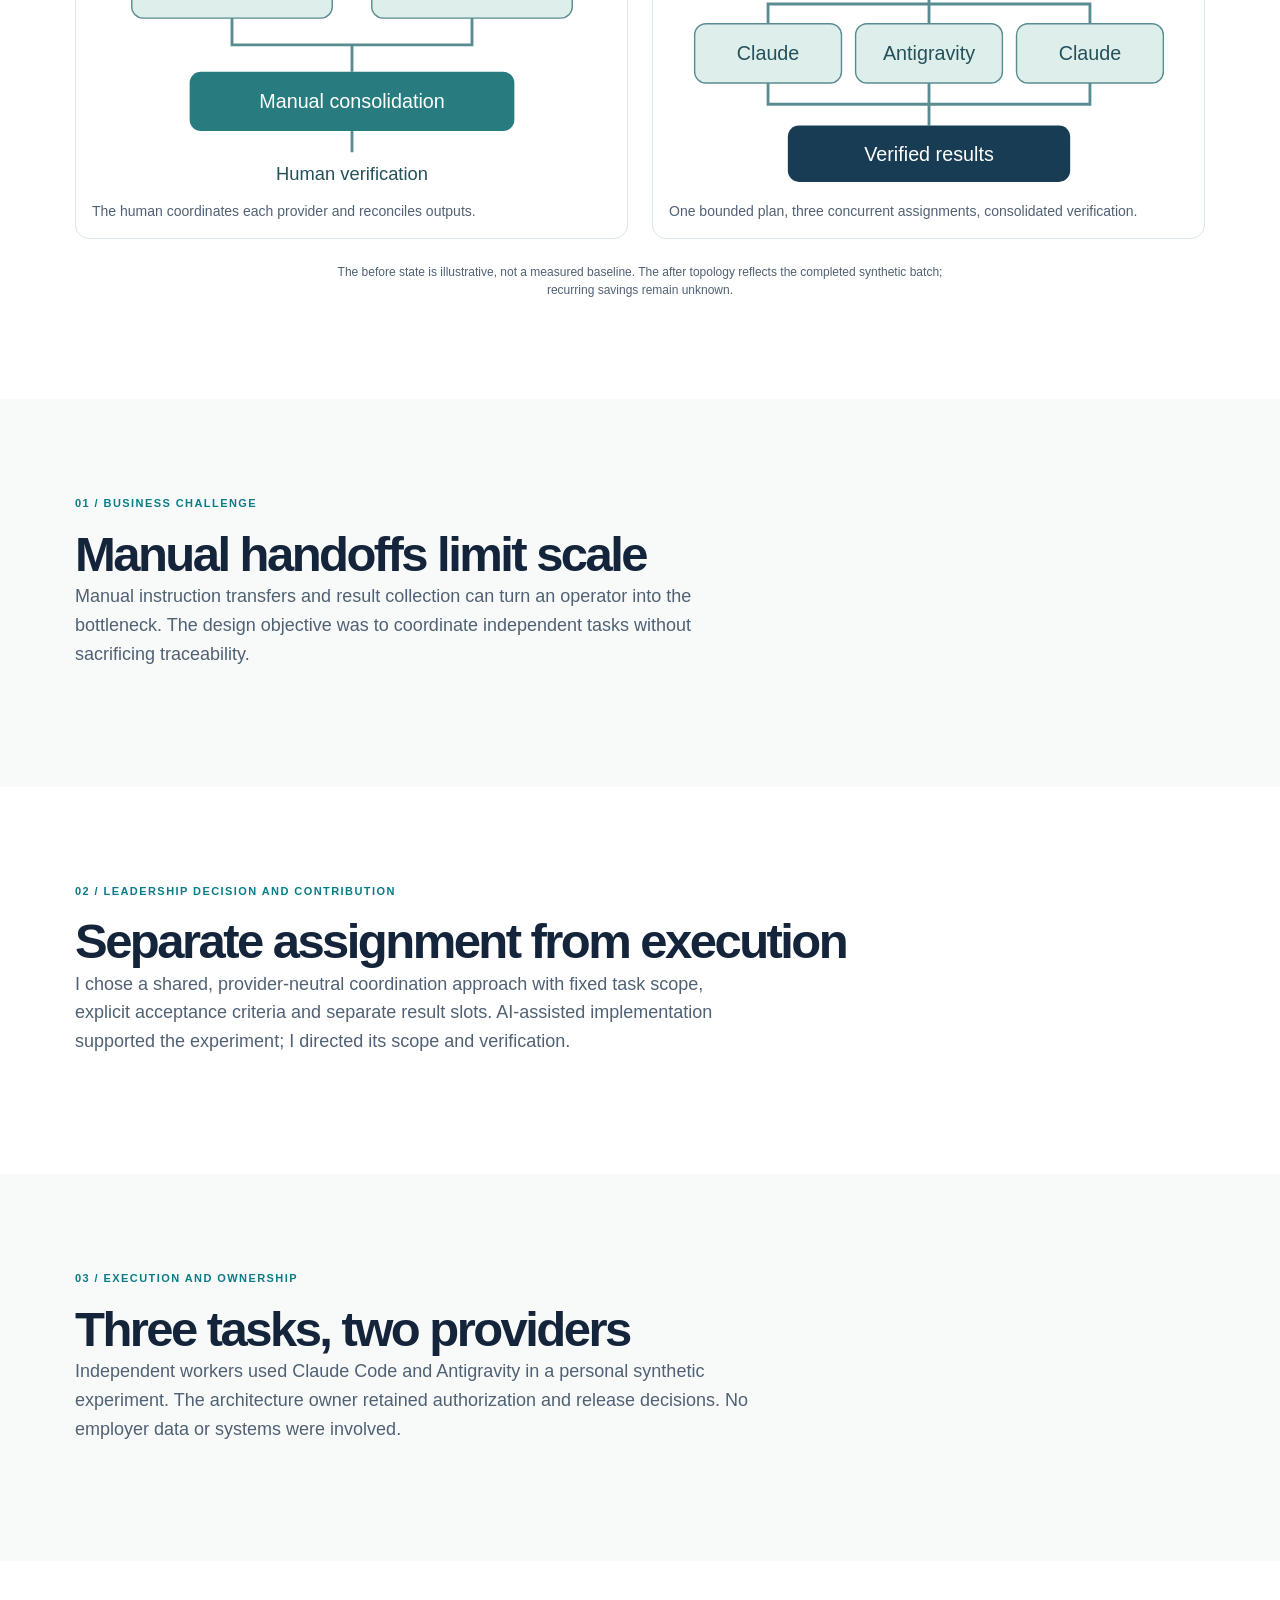
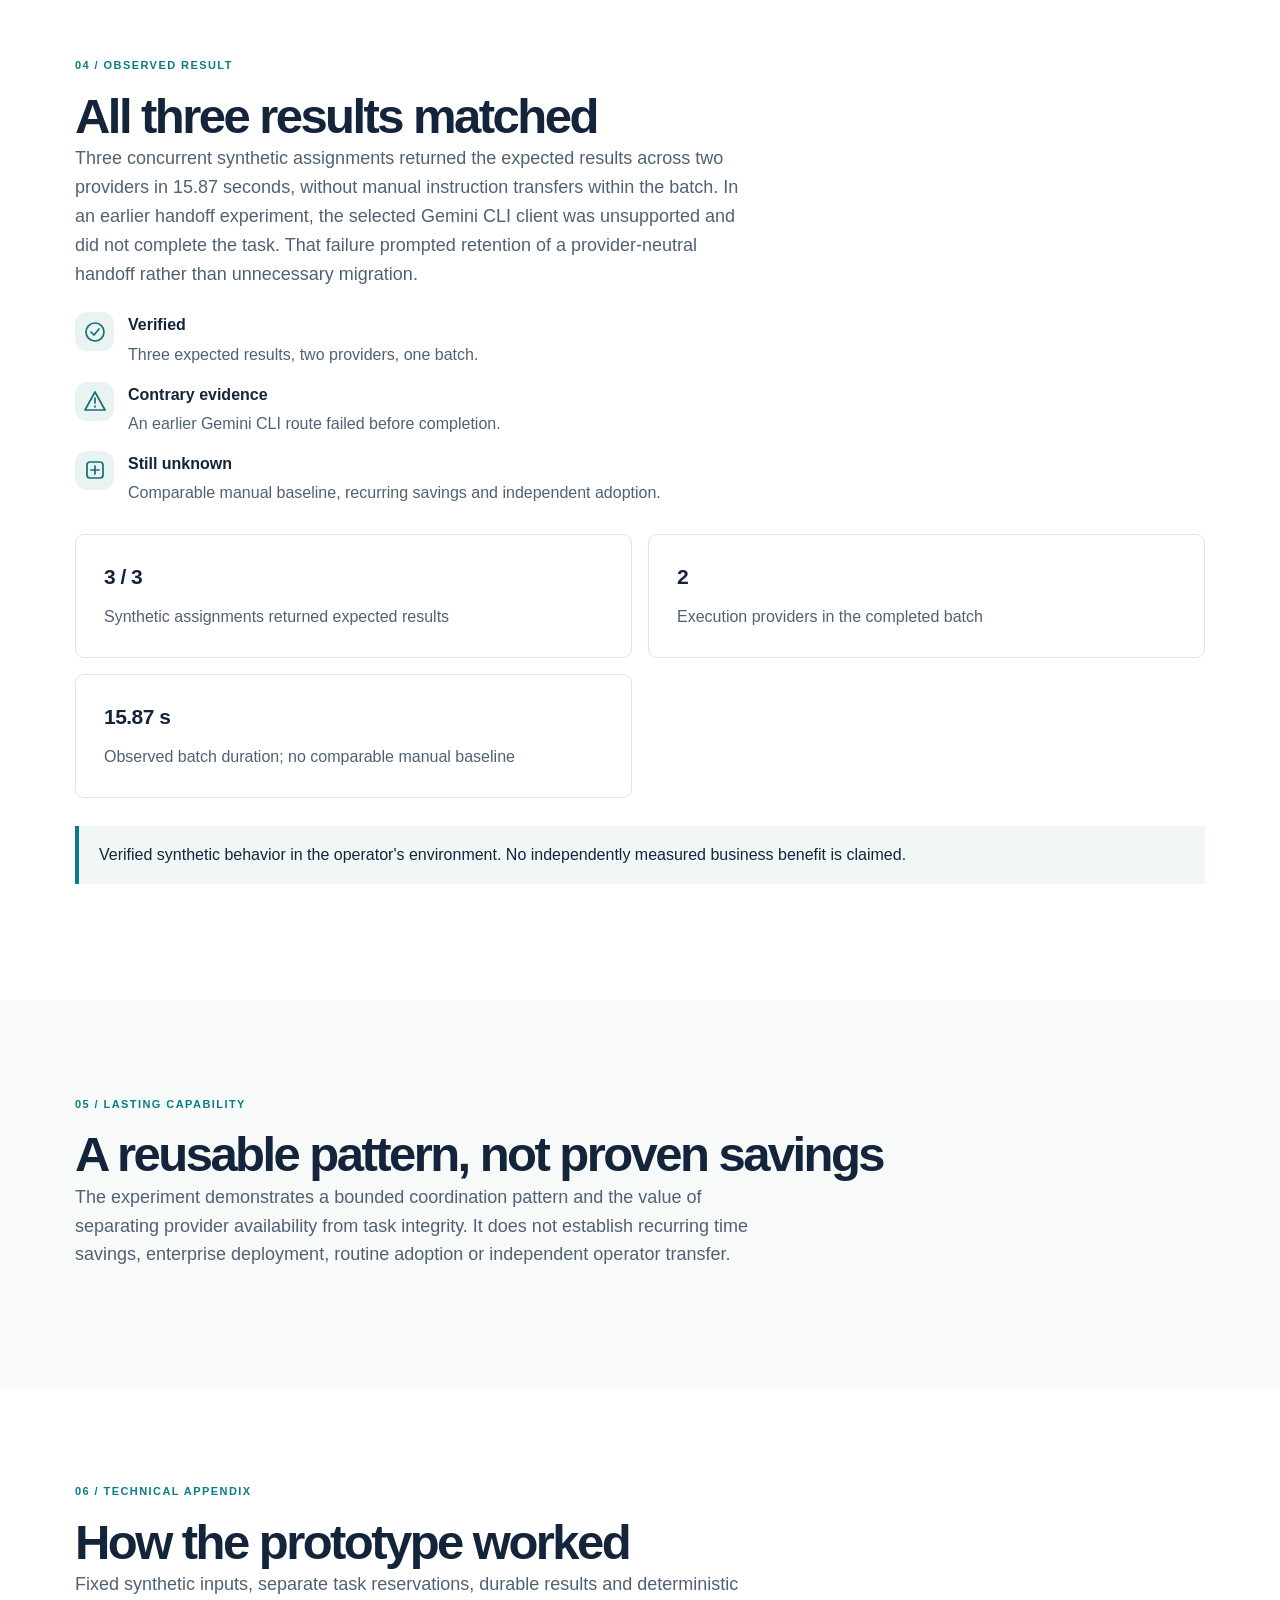
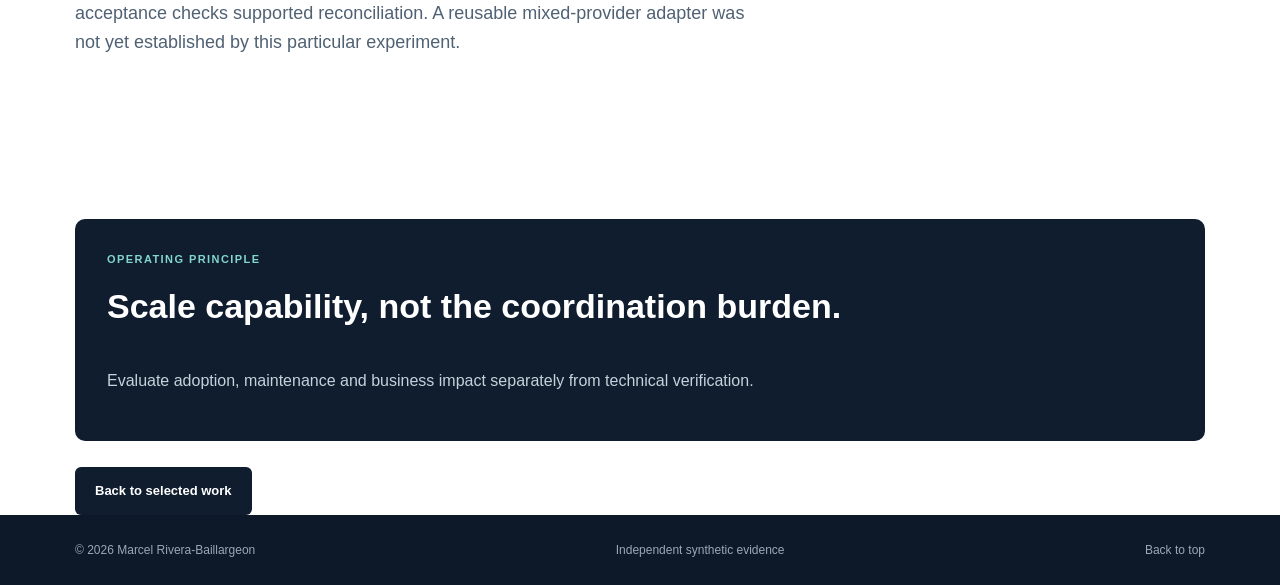
<file: ai-execution-scale.html>
<!doctype html>
<html lang="en"><head><meta charset="utf-8"><meta name="viewport" content="width=device-width, initial-scale=1"><meta name="description" content="Independent personal synthetic AI architecture case study: Operational scalability."><meta name="theme-color" content="#101d2f"><title>Scaling AI execution without scaling human coordination | Marcel Rivera-Baillargeon</title><link rel="stylesheet" href="styles.css"><link rel="stylesheet" href="director-case.css"><link rel="stylesheet" href="visual-system.css"></head>
<body><a class="skip" href="#main">Skip to content</a><header class="site-header"><div class="wrap header-inner"><a class="wordmark" href="index.html"><span class="monogram">MR<span class="dot">.</span></span><span class="wordmark-text">Marcel Rivera-Baillargeon</span></a><nav aria-label="Case navigation"><a href="index.html#work">Selected work</a><a href="#section-2">Decision</a><a href="#section-4">Evidence</a></nav></div></header><main id="main" class="visual-case"><section class="hero wrap case-hero"><p class="eyebrow"><span class="signal" aria-hidden="true"></span> INDEPENDENT PERSONAL CASE · OPERATIONAL SCALABILITY</p><h1>Scaling AI execution without scaling human coordination</h1><p class="hero-intro">Adding AI providers should not require a proportional increase in human coordination. In this independent personal experiment, I designed a bounded execution model that separates task assignment, provider execution and result verification.</p><div class="case-status-bar"><span>Verified synthetic demonstration</span><span>November 2026</span><span>No employer deployment or ROI claim</span></div></section><section class="section wrap case-executive" aria-labelledby="executive-title"><p class="kicker">EXECUTIVE VIEW</p><h2 id="executive-title">The story at a glance.</h2><ol class="story-flow" aria-label="Challenge, decision, execution and evidence"><li class="story-node"><span class="story-symbol" aria-hidden="true"><svg width="24" height="24" viewBox="0 0 24 24" fill="none" stroke="currentColor" stroke-width="1.7" stroke-linecap="round" stroke-linejoin="round"><path d="M12 3 2 21h20L12 3Z M12 9v5m0 3v1"/></svg></span><div><h3>Coordination bottleneck</h3><p>Manual transfers consume operator attention.</p></div></li><li class="story-node"><span class="story-symbol" aria-hidden="true"><svg width="24" height="24" viewBox="0 0 24 24" fill="none" stroke="currentColor" stroke-width="1.7" stroke-linecap="round" stroke-linejoin="round"><path d="M12 3v5m0 0-7 7m7-7 7 7M5 15v6m14-6v6"/></svg></span><div><h3>Bound the work</h3><p>Assign fixed tasks and acceptance checks.</p></div></li><li class="story-node"><span class="story-symbol" aria-hidden="true"><svg width="24" height="24" viewBox="0 0 24 24" fill="none" stroke="currentColor" stroke-width="1.7" stroke-linecap="round" stroke-linejoin="round"><rect x="4" y="4" width="16" height="16" rx="3"/><path d="M8 12h8m-4-4v8"/></svg></span><div><h3>Run in parallel</h3><p>Independent workers return separate results.</p></div></li><li class="story-node"><span class="story-symbol" aria-hidden="true"><svg width="24" height="24" viewBox="0 0 24 24" fill="none" stroke="currentColor" stroke-width="1.7" stroke-linecap="round" stroke-linejoin="round"><circle cx="12" cy="12" r="9"/><path d="m8 12 3 3 5-6"/></svg></span><div><h3>Verify together</h3><p>Three of three matched; savings unknown.</p></div></li></ol></section><section class="section wrap" aria-labelledby="architecture-title"><p class="kicker">ARCHITECTURE AT A GLANCE</p><h2 id="architecture-title">From manual handoffs to coordinated execution</h2><div class="diagram-comparison"><figure><h3>Before · illustrative workflow</h3><svg class="connected-diagram" viewBox="0 0 340 250" role="img" aria-label="Illustrative manual coordination"><title>Illustrative manual coordination</title><desc>A person briefs each provider, collects outputs and verifies them manually.</desc><rect class="diagram-dark" x="85" y="8" width="170" height="42" rx="8"/><text class="diagram-label dark" x="170.0" y="34.0" text-anchor="middle">Human coordinator</text><path class="diagram-line " d="M170 50 V70 H85 V87 M170 70 H255 V87"/><rect class="diagram-light" x="14" y="87" width="142" height="42" rx="8"/><text class="diagram-label light" x="85.0" y="113.0" text-anchor="middle">Provider A</text><rect class="diagram-light" x="184" y="87" width="142" height="42" rx="8"/><text class="diagram-label light" x="255.0" y="113.0" text-anchor="middle">Provider B</text><path class="diagram-line " d="M85 129 V148 H170 M255 129 V148 H170 V167"/><rect class="diagram-teal" x="55" y="167" width="230" height="42" rx="8"/><text class="diagram-label teal" x="170.0" y="193.0" text-anchor="middle">Manual consolidation</text><path class="diagram-line " d="M170 209 V224"/><text class="diagram-caption" x="170" y="244" text-anchor="middle">Human verification</text></svg><figcaption>The human coordinates each provider and reconciles outputs.</figcaption></figure><figure><h3>After · tested synthetic topology</h3><svg class="connected-diagram" viewBox="0 0 340 250" role="img" aria-label="Parallel execution with consolidated verification"><title>Parallel execution with consolidated verification</title><desc>Human intent flows to coordination, branches to three workers, then converges on verified results.</desc><rect class="diagram-dark" x="85" y="8" width="170" height="40" rx="8"/><text class="diagram-label dark" x="170.0" y="33.0" text-anchor="middle">Human intent</text><path class="diagram-line " d="M170 48 V62"/><rect class="diagram-teal" x="55" y="62" width="230" height="40" rx="8"/><text class="diagram-label teal" x="170.0" y="87.0" text-anchor="middle">Coordination layer</text><path class="diagram-line " d="M170 102 V119 H56 V133 M170 119 H284 V133 M170 119 V133"/><rect class="diagram-light" x="4" y="133" width="104" height="42" rx="8"/><text class="diagram-label light" x="56.0" y="159.0" text-anchor="middle">Claude</text><rect class="diagram-light" x="118" y="133" width="104" height="42" rx="8"/><text class="diagram-label light" x="170.0" y="159.0" text-anchor="middle">Antigravity</text><rect class="diagram-light" x="232" y="133" width="104" height="42" rx="8"/><text class="diagram-label light" x="284.0" y="159.0" text-anchor="middle">Claude</text><path class="diagram-line " d="M56 175 V190 H170 M284 175 V190 H170 M170 175 V205"/><rect class="diagram-dark" x="70" y="205" width="200" height="40" rx="8"/><text class="diagram-label dark" x="170.0" y="230.0" text-anchor="middle">Verified results</text></svg><figcaption>One bounded plan, three concurrent assignments, consolidated verification.</figcaption></figure></div><p class="flow-note">The before state is illustrative, not a measured baseline. The after topology reflects the completed synthetic batch; recurring savings remain unknown.</p></section><section class="section section-alt" id="section-1"><div class="wrap"><p class="kicker">01 / BUSINESS CHALLENGE</p><h2>Manual handoffs limit scale</h2><p class="case-intro">Manual instruction transfers and result collection can turn an operator into the bottleneck. The design objective was to coordinate independent tasks without sacrificing traceability.</p></div></section><section class="section " id="section-2"><div class="wrap"><p class="kicker">02 / LEADERSHIP DECISION AND CONTRIBUTION</p><h2>Separate assignment from execution</h2><p class="case-intro">I chose a shared, provider-neutral coordination approach with fixed task scope, explicit acceptance criteria and separate result slots. AI-assisted implementation supported the experiment; I directed its scope and verification.</p></div></section><section class="section section-alt" id="section-3"><div class="wrap"><p class="kicker">03 / EXECUTION AND OWNERSHIP</p><h2>Three tasks, two providers</h2><p class="case-intro">Independent workers used Claude Code and Antigravity in a personal synthetic experiment. The architecture owner retained authorization and release decisions. No employer data or systems were involved.</p></div></section><section class="section " id="section-4"><div class="wrap"><p class="kicker">04 / OBSERVED RESULT</p><h2>All three results matched</h2><p class="case-intro">Three concurrent synthetic assignments returned the expected results across two providers in 15.87 seconds, without manual instruction transfers within the batch. In an earlier handoff experiment, the selected Gemini CLI client was unsupported and did not complete the task. That failure prompted retention of a provider-neutral handoff rather than unnecessary migration.</p><ul class="case-icon-list" aria-label="Evidence and limitations"><li><span class="story-symbol" aria-hidden="true"><svg width="24" height="24" viewBox="0 0 24 24" fill="none" stroke="currentColor" stroke-width="1.7" stroke-linecap="round" stroke-linejoin="round"><circle cx="12" cy="12" r="9"/><path d="m8 12 3 3 5-6"/></svg></span><div><strong>Verified</strong><p>Three expected results, two providers, one batch.</p></div></li><li><span class="story-symbol" aria-hidden="true"><svg width="24" height="24" viewBox="0 0 24 24" fill="none" stroke="currentColor" stroke-width="1.7" stroke-linecap="round" stroke-linejoin="round"><path d="M12 3 2 21h20L12 3Z M12 9v5m0 3v1"/></svg></span><div><strong>Contrary evidence</strong><p>An earlier Gemini CLI route failed before completion.</p></div></li><li><span class="story-symbol" aria-hidden="true"><svg width="24" height="24" viewBox="0 0 24 24" fill="none" stroke="currentColor" stroke-width="1.7" stroke-linecap="round" stroke-linejoin="round"><rect x="4" y="4" width="16" height="16" rx="3"/><path d="M8 12h8m-4-4v8"/></svg></span><div><strong>Still unknown</strong><p>Comparable manual baseline, recurring savings and independent adoption.</p></div></li></ul><div class="measure-grid"><article><strong>3 / 3</strong><p>Synthetic assignments returned expected results</p></article><article><strong>2</strong><p>Execution providers in the completed batch</p></article><article><strong>15.87 s</strong><p>Observed batch duration; no comparable manual baseline</p></article></div><p class="evidence-note">Verified synthetic behavior in the operator's environment. No independently measured business benefit is claimed.</p></div></section><section class="section section-alt" id="section-5"><div class="wrap"><p class="kicker">05 / LASTING CAPABILITY</p><h2>A reusable pattern, not proven savings</h2><p class="case-intro">The experiment demonstrates a bounded coordination pattern and the value of separating provider availability from task integrity. It does not establish recurring time savings, enterprise deployment, routine adoption or independent operator transfer.</p></div></section><section class="section " id="section-6"><div class="wrap"><p class="kicker">06 / TECHNICAL APPENDIX</p><h2>How the prototype worked</h2><p class="case-intro">Fixed synthetic inputs, separate task reservations, durable results and deterministic acceptance checks supported reconciliation. A reusable mixed-provider adapter was not yet established by this particular experiment.</p></div></section><div class="wrap"><div class="case-conclusion"><p class="kicker">OPERATING PRINCIPLE</p><h3>Scale capability, not the coordination burden.</h3><p>Evaluate adoption, maintenance and business impact separately from technical verification.</p></div><a class="button primary" href="index.html#work">Back to selected work</a></div></main><footer><div class="wrap footer-inner"><span>© 2026 Marcel Rivera-Baillargeon</span><span>Independent synthetic evidence</span><a href="#main">Back to top</a></div></footer></body></html>
</file>
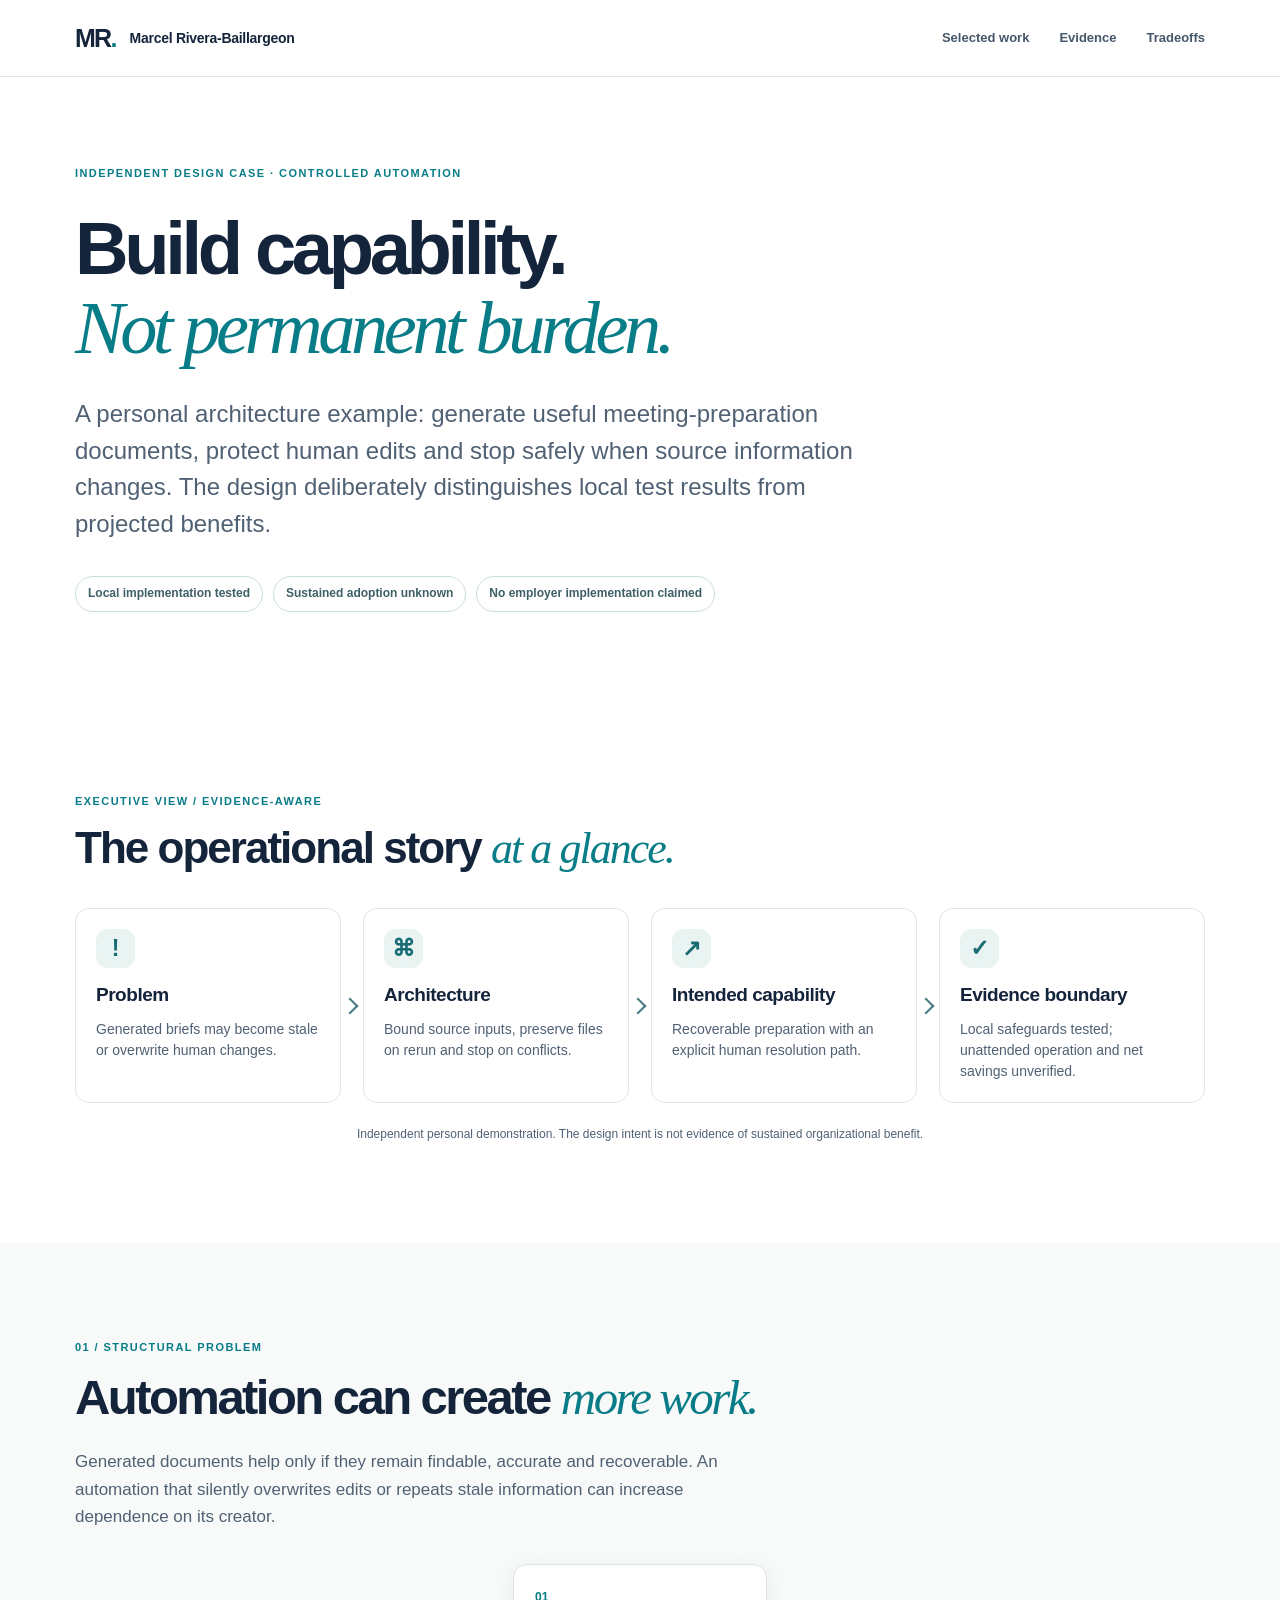
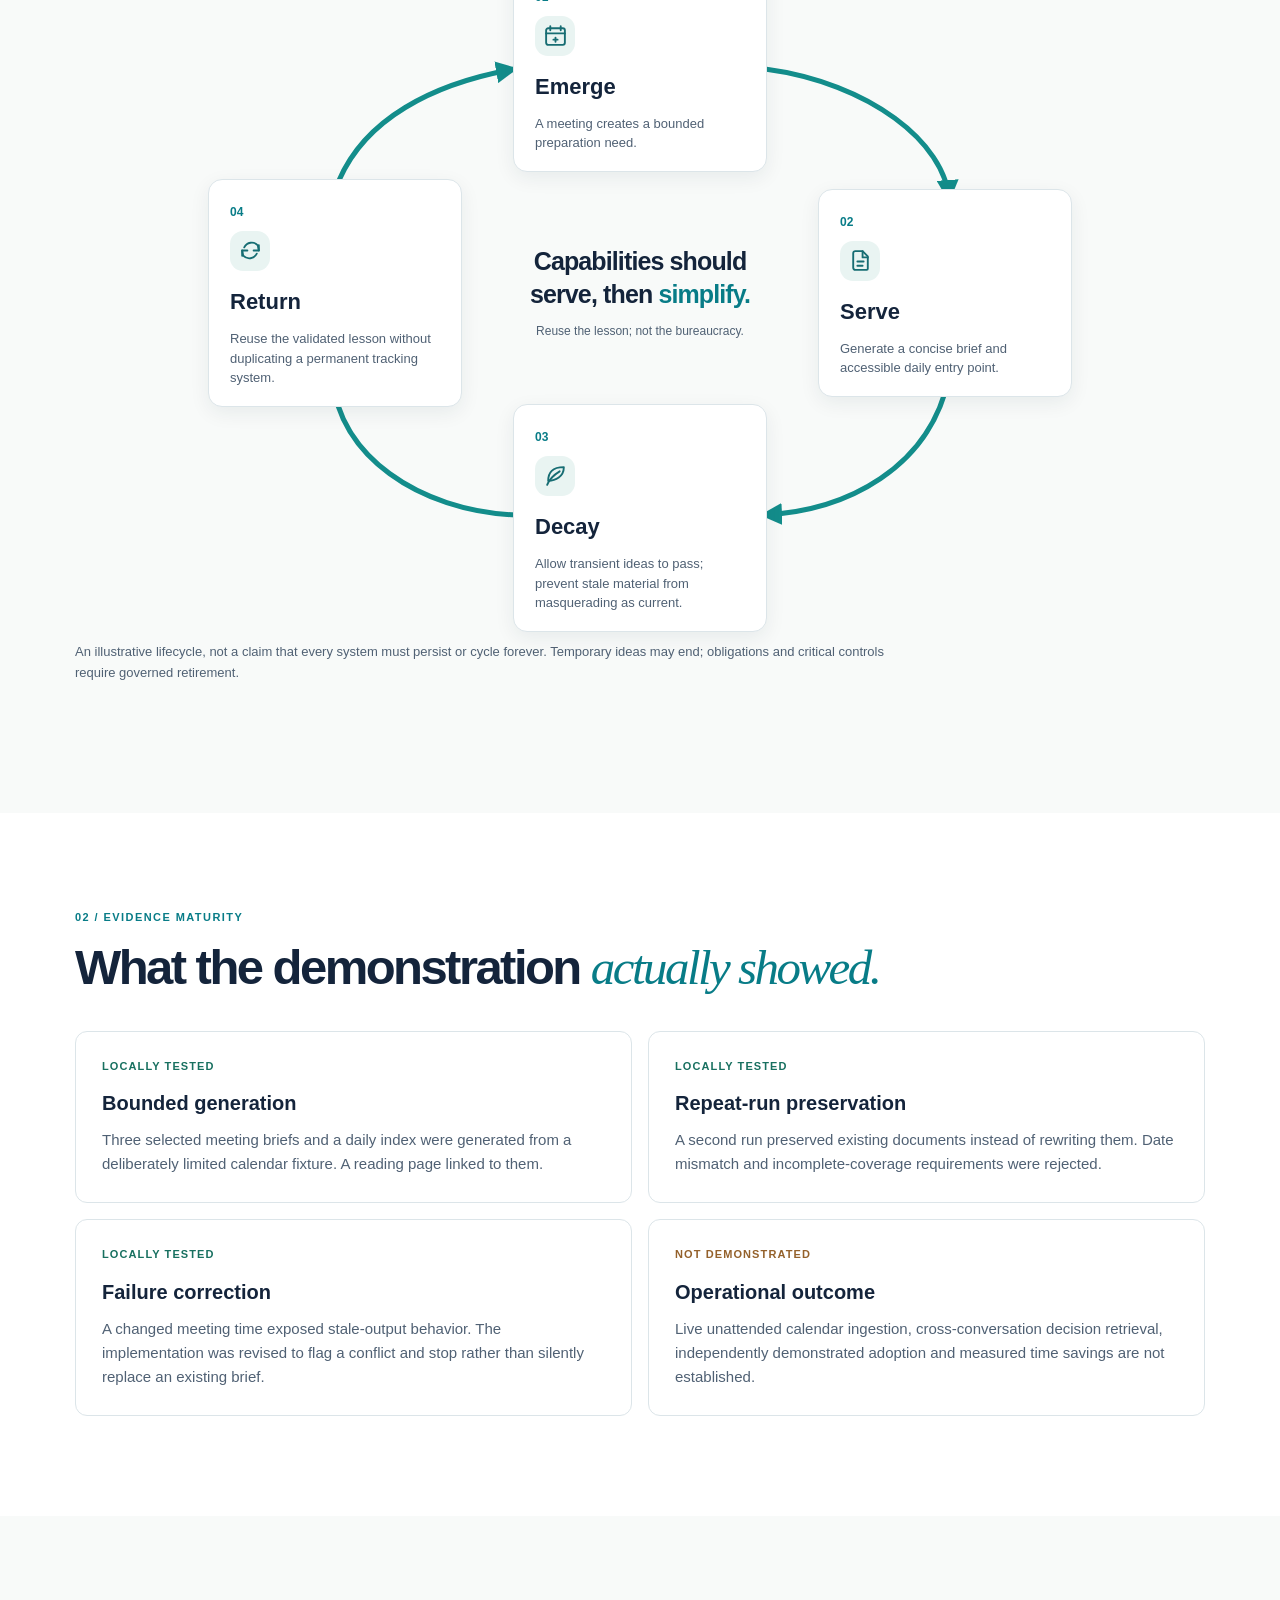
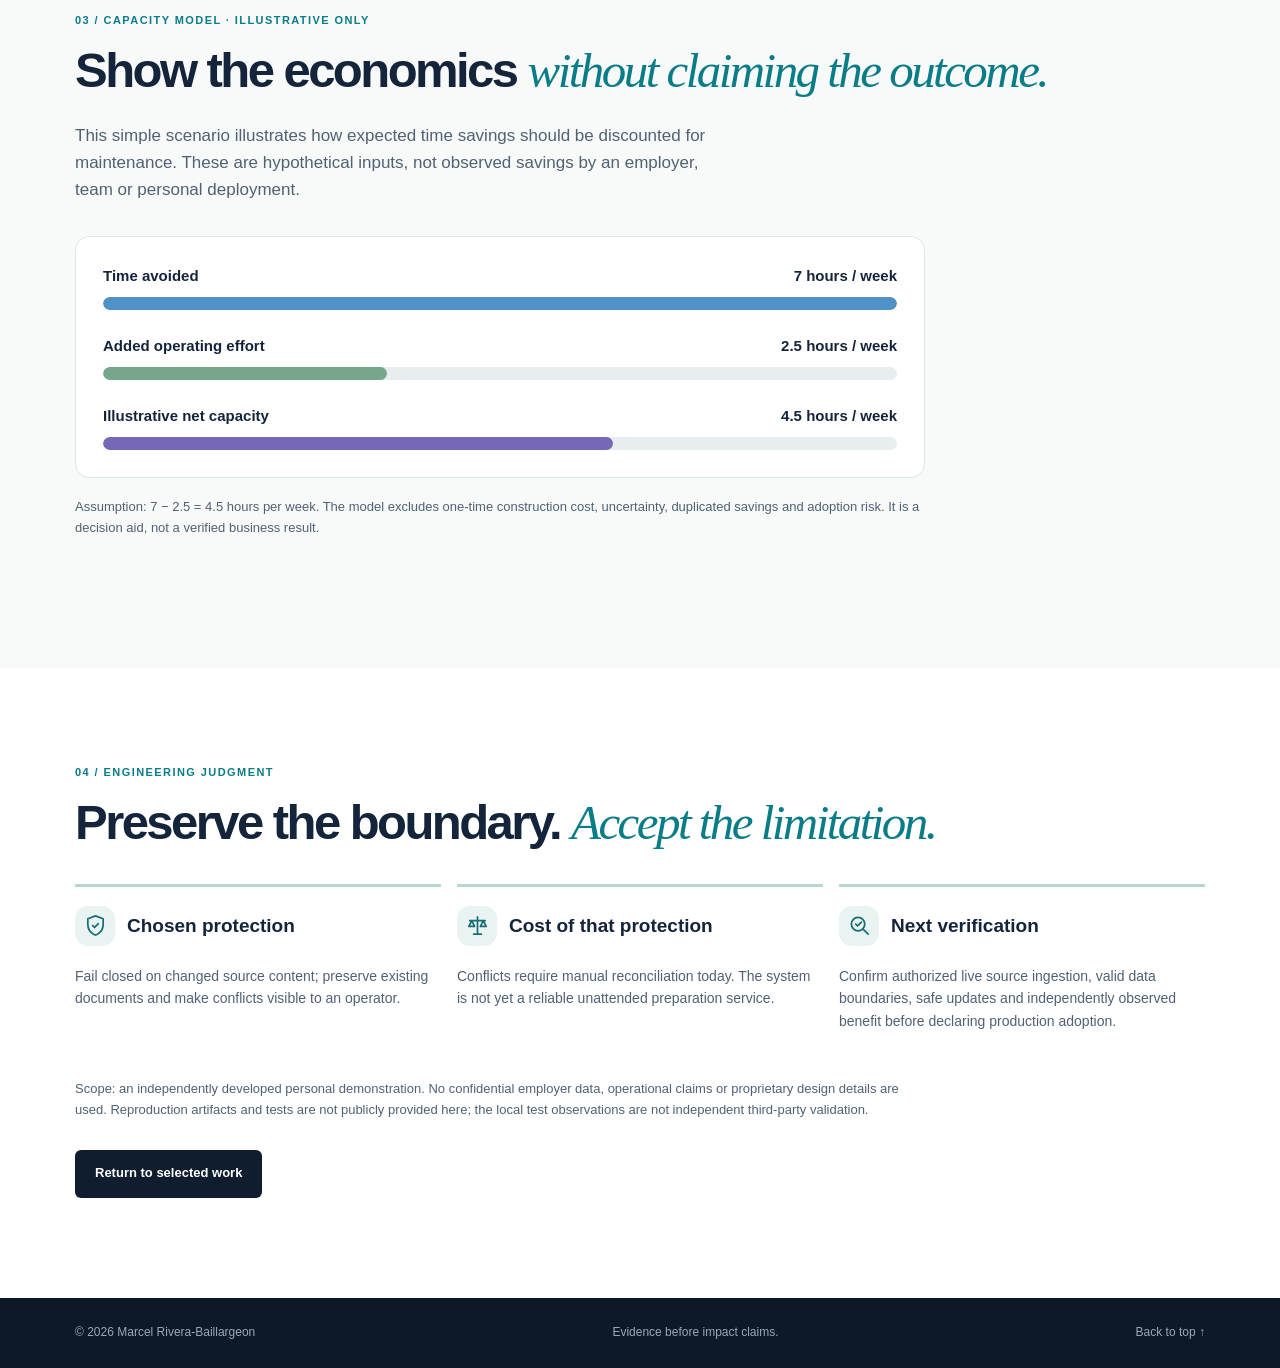
<file: architecture-fitness.html>
<!doctype html>
<html lang="en"><head>
<meta charset="utf-8"><meta name="viewport" content="width=device-width,initial-scale=1">
<meta name="description" content="Independent visual architecture case: controlled automation, bounded evidence and sustainable complexity.">
<meta name="theme-color" content="#101d2f">
<title>Systems that don't become burdens | Marcel Rivera-Baillargeon</title>
<link rel="stylesheet" href="styles.css"><link rel="stylesheet" href="visual-system.css"><link rel="stylesheet" href="visual-case.css">
</head><body>
<a class="skip" href="#main">Skip to content</a>
<header class="site-header"><div class="wrap header-inner">
<a class="wordmark" href="index.html"><span class="monogram">MR<span class="dot">.</span></span><span class="wordmark-text">Marcel Rivera-Baillargeon</span></a>
<nav aria-label="Case navigation"><a href="index.html#work">Selected work</a><a href="#evidence">Evidence</a><a href="#tradeoff">Tradeoffs</a></nav>
</div></header>
<main id="main" class="visual-case">
<section class="case-hero wrap" aria-labelledby="case-title">
<p class="kicker">INDEPENDENT DESIGN CASE · CONTROLLED AUTOMATION</p>
<h1 id="case-title">Build capability.<br><em>Not permanent burden.</em></h1>
<p class="case-lead">A personal architecture example: generate useful meeting-preparation documents, protect human edits and stop safely when source information changes. The design deliberately distinguishes local test results from projected benefits.</p>
<div class="case-flags"><span class="case-flag">Local implementation tested</span><span class="case-flag">Sustained adoption unknown</span><span class="case-flag">No employer implementation claimed</span></div>
</section>
<section class="section wrap case-executive" aria-labelledby="case-executive-title">
<p class="kicker">EXECUTIVE VIEW / EVIDENCE-AWARE</p><h2 id="case-executive-title">The operational story <em>at a glance.</em></h2>
<ol class="story-flow" role="list" aria-label="Problem, architecture, capability and evidence">
  <li class="story-node"><span class="story-symbol" aria-hidden="true">!</span><div><h3>Problem</h3><p>Generated briefs may become stale or overwrite human changes.</p></div></li>
  <li class="story-node"><span class="story-symbol" aria-hidden="true">⌘</span><div><h3>Architecture</h3><p>Bound source inputs, preserve files on rerun and stop on conflicts.</p></div></li>
  <li class="story-node"><span class="story-symbol" aria-hidden="true">↗</span><div><h3>Intended capability</h3><p>Recoverable preparation with an explicit human resolution path.</p></div></li>
  <li class="story-node"><span class="story-symbol" aria-hidden="true">✓</span><div><h3>Evidence boundary</h3><p>Local safeguards tested; unattended operation and net savings unverified.</p></div></li>
</ol><p class="flow-note">Independent personal demonstration. The design intent is not evidence of sustained organizational benefit.</p>
</section>
<section class="section section-alt" aria-labelledby="problem-title"><div class="wrap">
<p class="kicker">01 / STRUCTURAL PROBLEM</p><h2 id="problem-title">Automation can create <em>more work.</em></h2>
<p class="case-intro">Generated documents help only if they remain findable, accurate and recoverable. An automation that silently overwrites edits or repeats stale information can increase dependence on its creator.</p>
<div class="capability-diagram" aria-label="Capability lifecycle: Emerge, Serve, Decay, Return, then repeat">
<svg class="cycle-arrows cycle-arrows-desktop" viewBox="0 0 900 660" preserveAspectRatio="none" aria-hidden="true">
<defs><marker id="cycle-tip-desktop" markerUnits="userSpaceOnUse" markerWidth="22" markerHeight="22" refX="19" refY="11" orient="auto"><path d="M0 0 L22 11 L0 22 Z" fill="#138d8b"/></marker></defs>
<g fill="none" stroke="#138d8b" stroke-width="5" stroke-linecap="round" marker-end="url(#cycle-tip-desktop)">
<path d="M575 106 C680 120 755 180 759 236"/>
<path d="M759 414 C740 505 657 548 573 552"/>
<path d="M326 552 C228 548 148 491 143 416"/>
<path d="M143 234 C167 153 251 119 325 106"/>
</g></svg><svg class="cycle-arrows cycle-arrows-mobile" viewBox="0 0 1000 1000" preserveAspectRatio="none" aria-hidden="true">
<defs><marker id="cycle-tip-mobile" markerUnits="userSpaceOnUse" markerWidth="36" markerHeight="36" refX="31" refY="18" orient="auto"><path d="M0 0 L36 18 L0 36 Z" fill="#138d8b"/></marker></defs>
<g fill="none" stroke="#138d8b" stroke-width="12" stroke-linecap="round" marker-end="url(#cycle-tip-mobile)">
<path d="M430 250 H570"/><path d="M750 430 V570"/><path d="M570 750 H430"/><path d="M250 570 V430"/>
</g></svg>
<ol class="capability-cycle">
<li><div class="case-step case-step-emerge"><span class="case-step-number">01</span><span class="case-icon-frame"><svg class="case-icon" aria-hidden="true" viewBox="0 0 24 24" fill="none" stroke="currentColor" stroke-width="1.8" stroke-linecap="round" stroke-linejoin="round"><rect x="3" y="5" width="18" height="16" rx="2"/><path d="M7 3v4M17 3v4M3 10h18"/><path d="M12 14v4M10 16h4"/></svg></span><h3>Emerge</h3><p>A meeting creates a bounded preparation need.</p></div></li>
<li><div class="case-step case-step-serve"><span class="case-step-number">02</span><span class="case-icon-frame"><svg class="case-icon" aria-hidden="true" viewBox="0 0 24 24" fill="none" stroke="currentColor" stroke-width="1.8" stroke-linecap="round" stroke-linejoin="round"><path d="M7 3h7l5 5v12a1 1 0 0 1-1 1H7a2 2 0 0 1-2-2V5a2 2 0 0 1 2-2z"/><path d="M14 3v6h5M9 13h6M9 17h5"/></svg></span><h3>Serve</h3><p>Generate a concise brief and accessible daily entry point.</p></div></li>
<li><div class="case-step case-step-decay"><span class="case-step-number">03</span><span class="case-icon-frame"><svg class="case-icon" aria-hidden="true" viewBox="0 0 24 24" fill="none" stroke="currentColor" stroke-width="1.8" stroke-linecap="round" stroke-linejoin="round"><path d="M20 4C9 4 5 9 5 17c7 0 15-4 15-13Z"/><path d="M4 21c2-5 7-10 12-13"/></svg></span><h3>Decay</h3><p>Allow transient ideas to pass; prevent stale material from masquerading as current.</p></div></li>
<li><div class="case-step case-step-return"><span class="case-step-number">04</span><span class="case-icon-frame"><svg class="case-icon" aria-hidden="true" viewBox="0 0 24 24" fill="none" stroke="currentColor" stroke-width="1.8" stroke-linecap="round" stroke-linejoin="round"><path d="M20 7v5h-5M4 17v-5h5"/><path d="M6 9a8 8 0 0 1 13-2l1 5M4 12l1 5a8 8 0 0 0 13-2"/></svg></span><h3>Return</h3><p>Reuse the validated lesson without duplicating a permanent tracking system.</p></div></li>
</ol>
<div class="cycle-center"><strong>Capabilities should serve, then <em>simplify.</em></strong><span>Reuse the lesson; not the bureaucracy.</span></div>
</div>
<p class="case-caveat">An illustrative lifecycle, not a claim that every system must persist or cycle forever. Temporary ideas may end; obligations and critical controls require governed retirement.</p></div></section>
<section class="section wrap" id="evidence"><p class="kicker">02 / EVIDENCE MATURITY</p><h2>What the demonstration <em>actually showed.</em></h2>
<div class="case-evidence-grid">
<div class="case-proof"><p class="case-status good">LOCALLY TESTED</p><h3>Bounded generation</h3><p>Three selected meeting briefs and a daily index were generated from a deliberately limited calendar fixture. A reading page linked to them.</p></div>
<div class="case-proof"><p class="case-status good">LOCALLY TESTED</p><h3>Repeat-run preservation</h3><p>A second run preserved existing documents instead of rewriting them. Date mismatch and incomplete-coverage requirements were rejected.</p></div>
<div class="case-proof"><p class="case-status good">LOCALLY TESTED</p><h3>Failure correction</h3><p>A changed meeting time exposed stale-output behavior. The implementation was revised to flag a conflict and stop rather than silently replace an existing brief.</p></div>
<div class="case-proof"><p class="case-status pending">NOT DEMONSTRATED</p><h3>Operational outcome</h3><p>Live unattended calendar ingestion, cross-conversation decision retrieval, independently demonstrated adoption and measured time savings are not established.</p></div>
</div></section>
<section class="section section-alt" aria-labelledby="scenario-title"><div class="wrap">
<p class="kicker">03 / CAPACITY MODEL · ILLUSTRATIVE ONLY</p><h2 id="scenario-title">Show the economics <em>without claiming the outcome.</em></h2>
<p class="case-intro">This simple scenario illustrates how expected time savings should be discounted for maintenance. These are hypothetical inputs, not observed savings by an employer, team or personal deployment.</p>
<div class="scenario" role="group" aria-label="Hypothetical weekly time economics">
<div class="scenario-row"><div class="scenario-head"><strong>Time avoided</strong><span>7 hours / week</span></div><div class="scenario-track"><span style="width:100%" class="scenario-fill avoid"></span></div></div>
<div class="scenario-row"><div class="scenario-head"><strong>Added operating effort</strong><span>2.5 hours / week</span></div><div class="scenario-track"><span style="width:35.714%" class="scenario-fill effort"></span></div></div>
<div class="scenario-row"><div class="scenario-head"><strong>Illustrative net capacity</strong><span>4.5 hours / week</span></div><div class="scenario-track"><span style="width:64.286%" class="scenario-fill net"></span></div></div>
</div>
<p class="case-caveat">Assumption: 7 − 2.5 = 4.5 hours per week. The model excludes one-time construction cost, uncertainty, duplicated savings and adoption risk. It is a decision aid, not a verified business result.</p>
</div></section>
<section class="section wrap" id="tradeoff"><p class="kicker">04 / ENGINEERING JUDGMENT</p><h2>Preserve the boundary. <em>Accept the limitation.</em></h2>
<div class="trade-grid"><div><h3 class="case-icon-heading"><span class="case-icon-frame"><svg class="case-icon" aria-hidden="true" viewBox="0 0 24 24" fill="none" stroke="currentColor" stroke-width="1.8" stroke-linecap="round" stroke-linejoin="round"><path d="m12 22 1.5-.7C18 19 20 15.8 20 11V5l-8-3-8 3v6c0 4.8 2 8 6.5 10.3L12 22Z"/><path d="m9 12 2 2 4-4"/></svg></span>Chosen protection</h3><p>Fail closed on changed source content; preserve existing documents and make conflicts visible to an operator.</p></div><div><h3 class="case-icon-heading"><span class="case-icon-frame"><svg class="case-icon" aria-hidden="true" viewBox="0 0 24 24" fill="none" stroke="currentColor" stroke-width="1.8" stroke-linecap="round" stroke-linejoin="round"><path d="M12 3v18M4 7h16M6 7l-3 6h6L6 7ZM18 7l-3 6h6l-3-6ZM8 21h8"/></svg></span>Cost of that protection</h3><p>Conflicts require manual reconciliation today. The system is not yet a reliable unattended preparation service.</p></div><div><h3 class="case-icon-heading"><span class="case-icon-frame"><svg class="case-icon" aria-hidden="true" viewBox="0 0 24 24" fill="none" stroke="currentColor" stroke-width="1.8" stroke-linecap="round" stroke-linejoin="round"><circle cx="10.5" cy="10.5" r="7"/><path d="m16 16 5 5M8 10.5l2 2 4-4"/></svg></span>Next verification</h3><p>Confirm authorized live source ingestion, valid data boundaries, safe updates and independently observed benefit before declaring production adoption.</p></div></div>
<p class="case-caveat">Scope: an independently developed personal demonstration. No confidential employer data, operational claims or proprietary design details are used. Reproduction artifacts and tests are not publicly provided here; the local test observations are not independent third-party validation.</p>
<a class="button primary" href="index.html#work">Return to selected work</a>
</section></main>
<footer><div class="wrap footer-inner"><span>© <span id="year">2026</span> Marcel Rivera-Baillargeon</span><span>Evidence before impact claims.</span><a href="#main">Back to top ↑</a></div></footer>
<script src="script.js" defer></script>
</body></html>
</file>
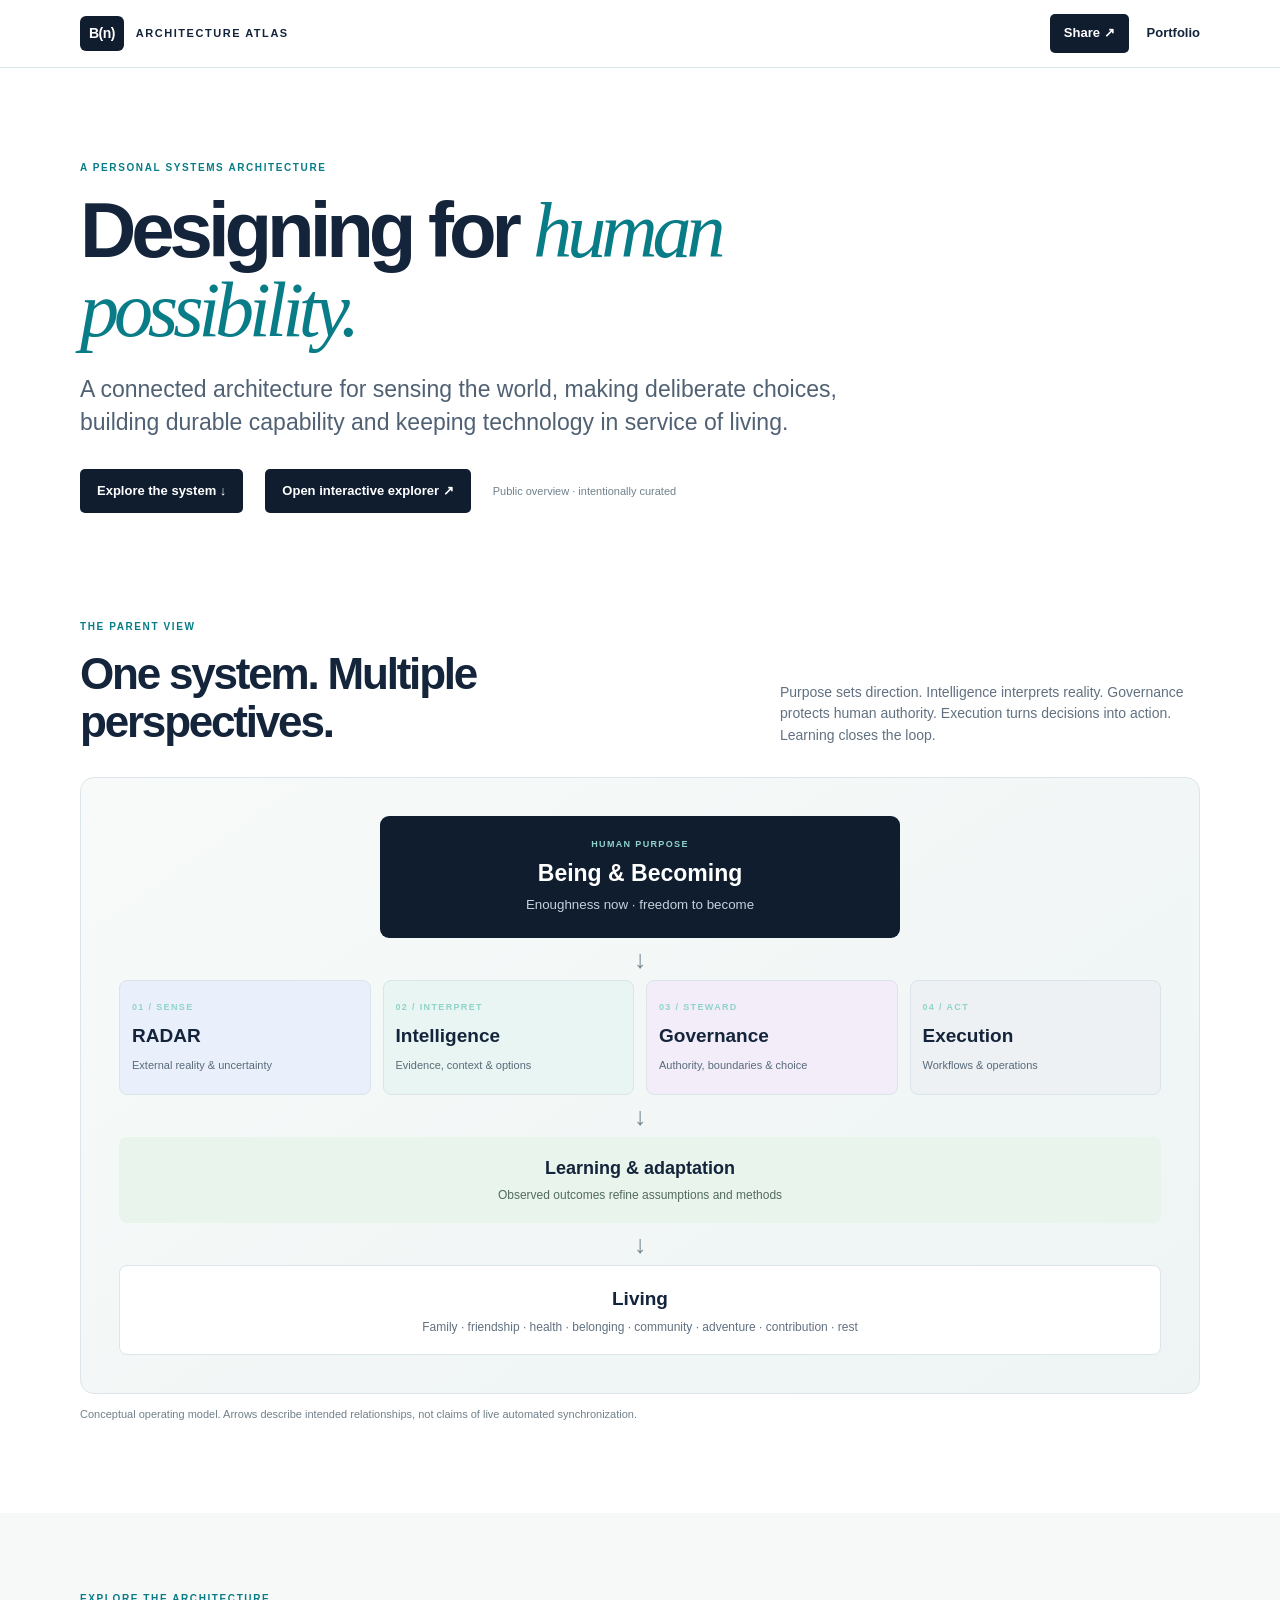
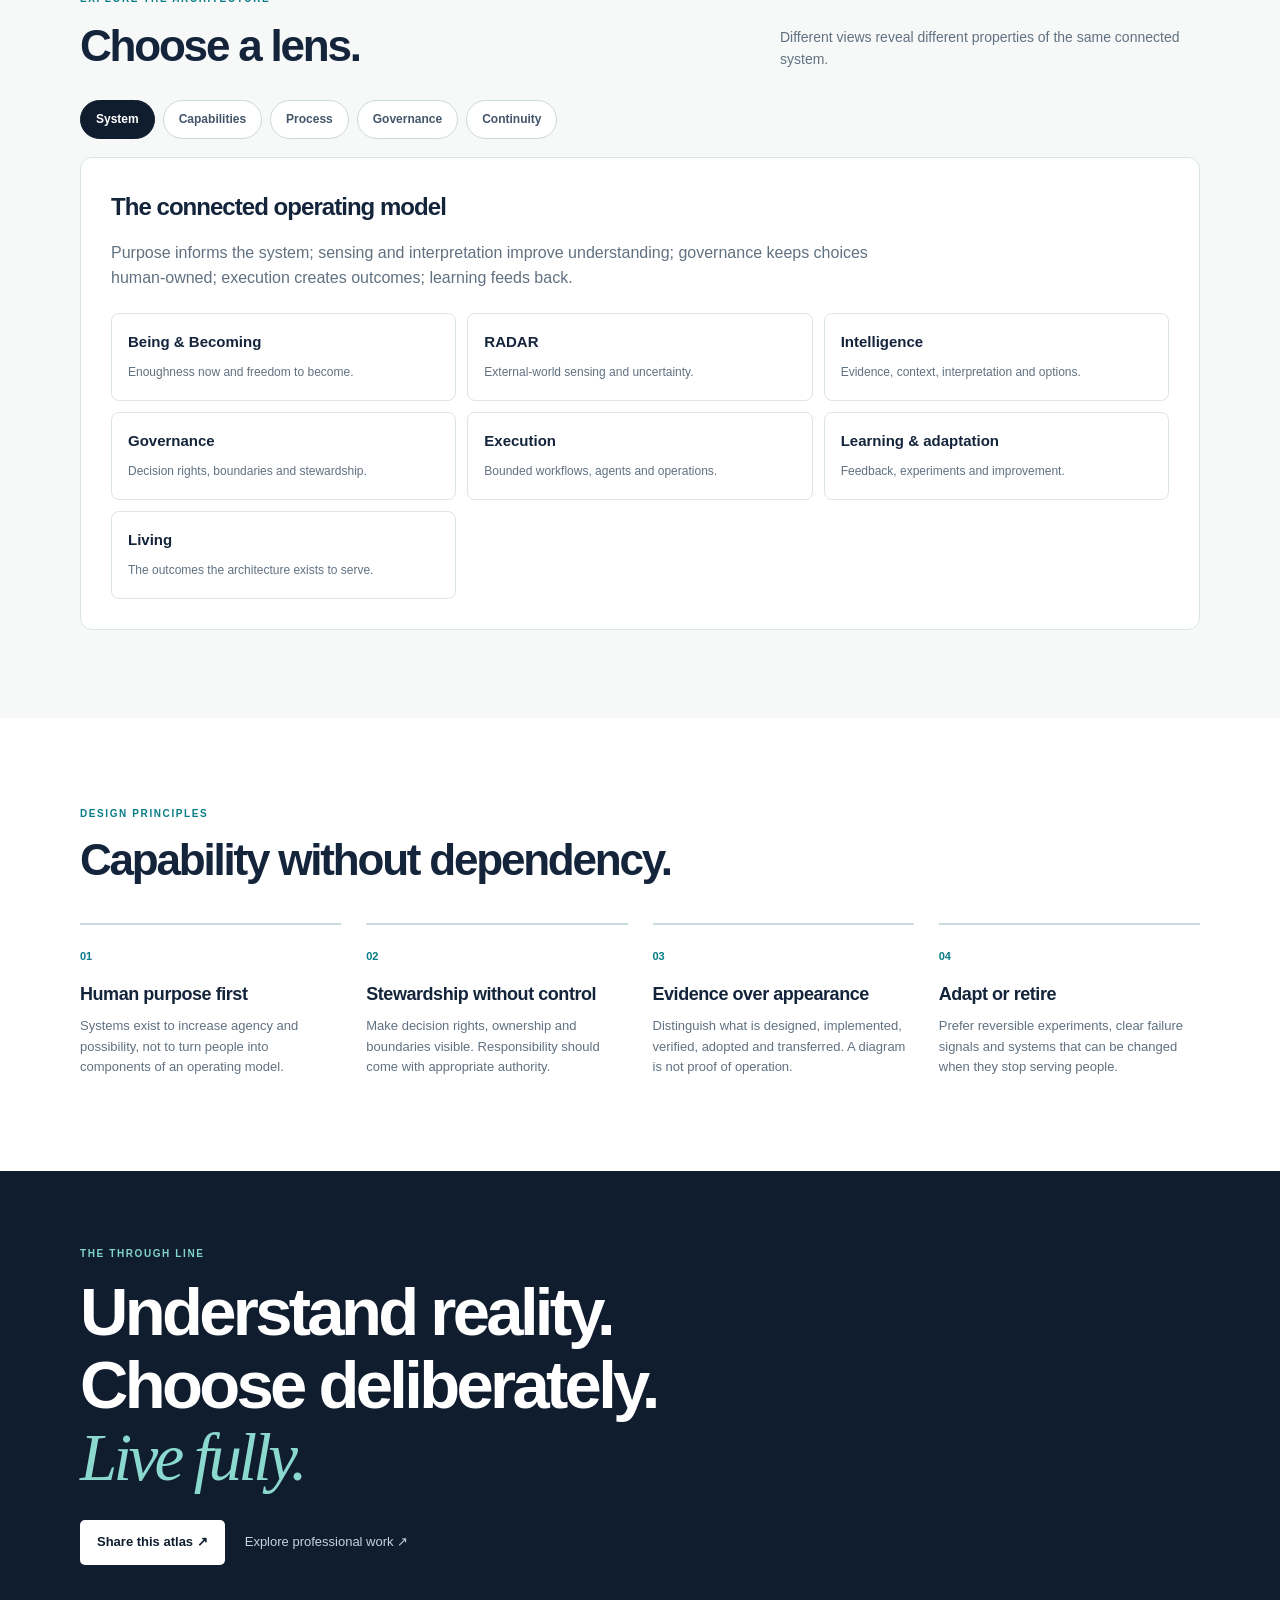
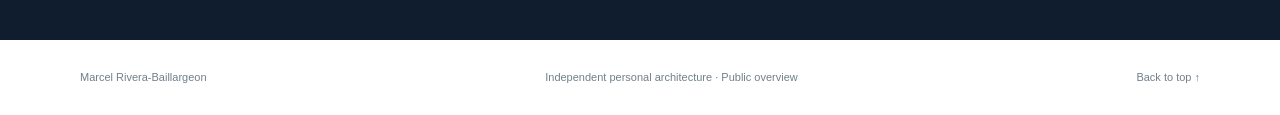
<file: architecture.html>
<!doctype html>
<html lang="en">
<head>
<meta charset="utf-8"><meta name="viewport" content="width=device-width,initial-scale=1,viewport-fit=cover">
<meta name="theme-color" content="#101d2f"><meta name="apple-mobile-web-app-capable" content="yes"><meta name="apple-mobile-web-app-title" content="B(n) Atlas"><meta name="description" content="Explore a human-directed personal systems architecture: purpose, intelligence, governance, execution, learning and living.">
<meta property="og:title" content="B(n) Architecture Atlas"><meta property="og:description" content="A personal operating architecture for human possibility. Explore the connected system."><meta property="og:type" content="website">
<title>B(n) Architecture Atlas | Marcel Rivera-Baillargeon</title>
<link rel="stylesheet" href="atlas.css"><link rel="manifest" href="manifest.webmanifest"><link rel="icon" href="atlas-icon.svg" type="image/svg+xml">
</head>
<body>
<a class="skip" href="#main">Skip to content</a>
<header class="topbar"><a class="brand" href="index.html"><span class="mark">B(n)</span><span>ARCHITECTURE ATLAS</span></a><div class="top-actions"><button id="share" class="share">Share ↗</button><a href="index.html" class="back">Portfolio</a></div></header>
<main id="main">
<section class="intro wrap">
<p class="eyebrow">A PERSONAL SYSTEMS ARCHITECTURE</p>
<h1>Designing for <em>human possibility.</em></h1>
<p class="lede">A connected architecture for sensing the world, making deliberate choices, building durable capability and keeping technology in service of living.</p>
<div class="intro-actions"><a class="primary" href="#explore">Explore the system ↓</a><a class="primary" href="atlas/">Open interactive explorer ↗</a><span class="privacy-note">Public overview · intentionally curated</span></div>
</section>
<section class="system wrap" aria-labelledby="system-title">
<div class="section-head"><div><p class="eyebrow">THE PARENT VIEW</p><h2 id="system-title">One system. Multiple perspectives.</h2></div><p>Purpose sets direction. Intelligence interprets reality. Governance protects human authority. Execution turns decisions into action. Learning closes the loop.</p></div>
<div class="map" role="img" aria-label="Architecture flow: Being and Becoming sets purpose; RADAR senses reality; Intelligence interprets; Governance guides authorized action; Execution creates outcomes; Learning feeds back; Living is the reason for the system.">
<div class="map-core"><span class="node-kicker">HUMAN PURPOSE</span><strong>Being &amp; Becoming</strong><small>Enoughness now · freedom to become</small></div>
<div class="map-down">↓</div>
<div class="map-grid">
<div class="map-node radar"><span>01 / SENSE</span><strong>RADAR</strong><small>External reality &amp; uncertainty</small></div>
<div class="map-node intel"><span>02 / INTERPRET</span><strong>Intelligence</strong><small>Evidence, context &amp; options</small></div>
<div class="map-node govern"><span>03 / STEWARD</span><strong>Governance</strong><small>Authority, boundaries &amp; choice</small></div>
<div class="map-node execute"><span>04 / ACT</span><strong>Execution</strong><small>Workflows &amp; operations</small></div>
</div>
<div class="map-down">↓</div>
<div class="map-outcome"><strong>Learning &amp; adaptation</strong><span>Observed outcomes refine assumptions and methods</span></div>
<div class="map-down">↓</div>
<div class="map-living"><strong>Living</strong><span>Family · friendship · health · belonging · community · adventure · contribution · rest</span></div>
</div>
<p class="map-caption">Conceptual operating model. Arrows describe intended relationships, not claims of live automated synchronization.</p>
</section>
<section id="explore" class="explore">
<div class="wrap">
<div class="section-head"><div><p class="eyebrow">EXPLORE THE ARCHITECTURE</p><h2>Choose a lens.</h2></div><p>Different views reveal different properties of the same connected system.</p></div>
<div class="view-tabs" role="tablist" aria-label="Architecture views">
<button class="tab active" data-view="system" role="tab" aria-selected="true">System</button>
<button class="tab" data-view="capabilities" role="tab" aria-selected="false">Capabilities</button>
<button class="tab" data-view="flow" role="tab" aria-selected="false">Process</button>
<button class="tab" data-view="governance" role="tab" aria-selected="false">Governance</button>
<button class="tab" data-view="continuity" role="tab" aria-selected="false">Continuity</button>
</div>
<div class="view-panel" id="view-panel" role="tabpanel" aria-live="polite"></div>
</div>
</section>
<section class="principles wrap">
<p class="eyebrow">DESIGN PRINCIPLES</p><h2>Capability without dependency.</h2>
<div class="principle-grid">
<article><span>01</span><h3>Human purpose first</h3><p>Systems exist to increase agency and possibility, not to turn people into components of an operating model.</p></article>
<article><span>02</span><h3>Stewardship without control</h3><p>Make decision rights, ownership and boundaries visible. Responsibility should come with appropriate authority.</p></article>
<article><span>03</span><h3>Evidence over appearance</h3><p>Distinguish what is designed, implemented, verified, adopted and transferred. A diagram is not proof of operation.</p></article>
<article><span>04</span><h3>Adapt or retire</h3><p>Prefer reversible experiments, clear failure signals and systems that can be changed when they stop serving people.</p></article>
</div>
</section>
<section class="closing"><div class="wrap"><p class="eyebrow">THE THROUGH LINE</p><h2>Understand reality.<br>Choose deliberately.<br><em>Live fully.</em></h2><div class="closing-actions"><button id="share-bottom" class="light-button">Share this atlas ↗</button><a href="index.html">Explore professional work ↗</a></div></div></section>
</main>
<footer class="wrap"><span>Marcel Rivera-Baillargeon</span><span>Independent personal architecture · Public overview</span><a href="#main">Back to top ↑</a></footer>
<script src="atlas.js" defer></script>
</body></html>
</file>
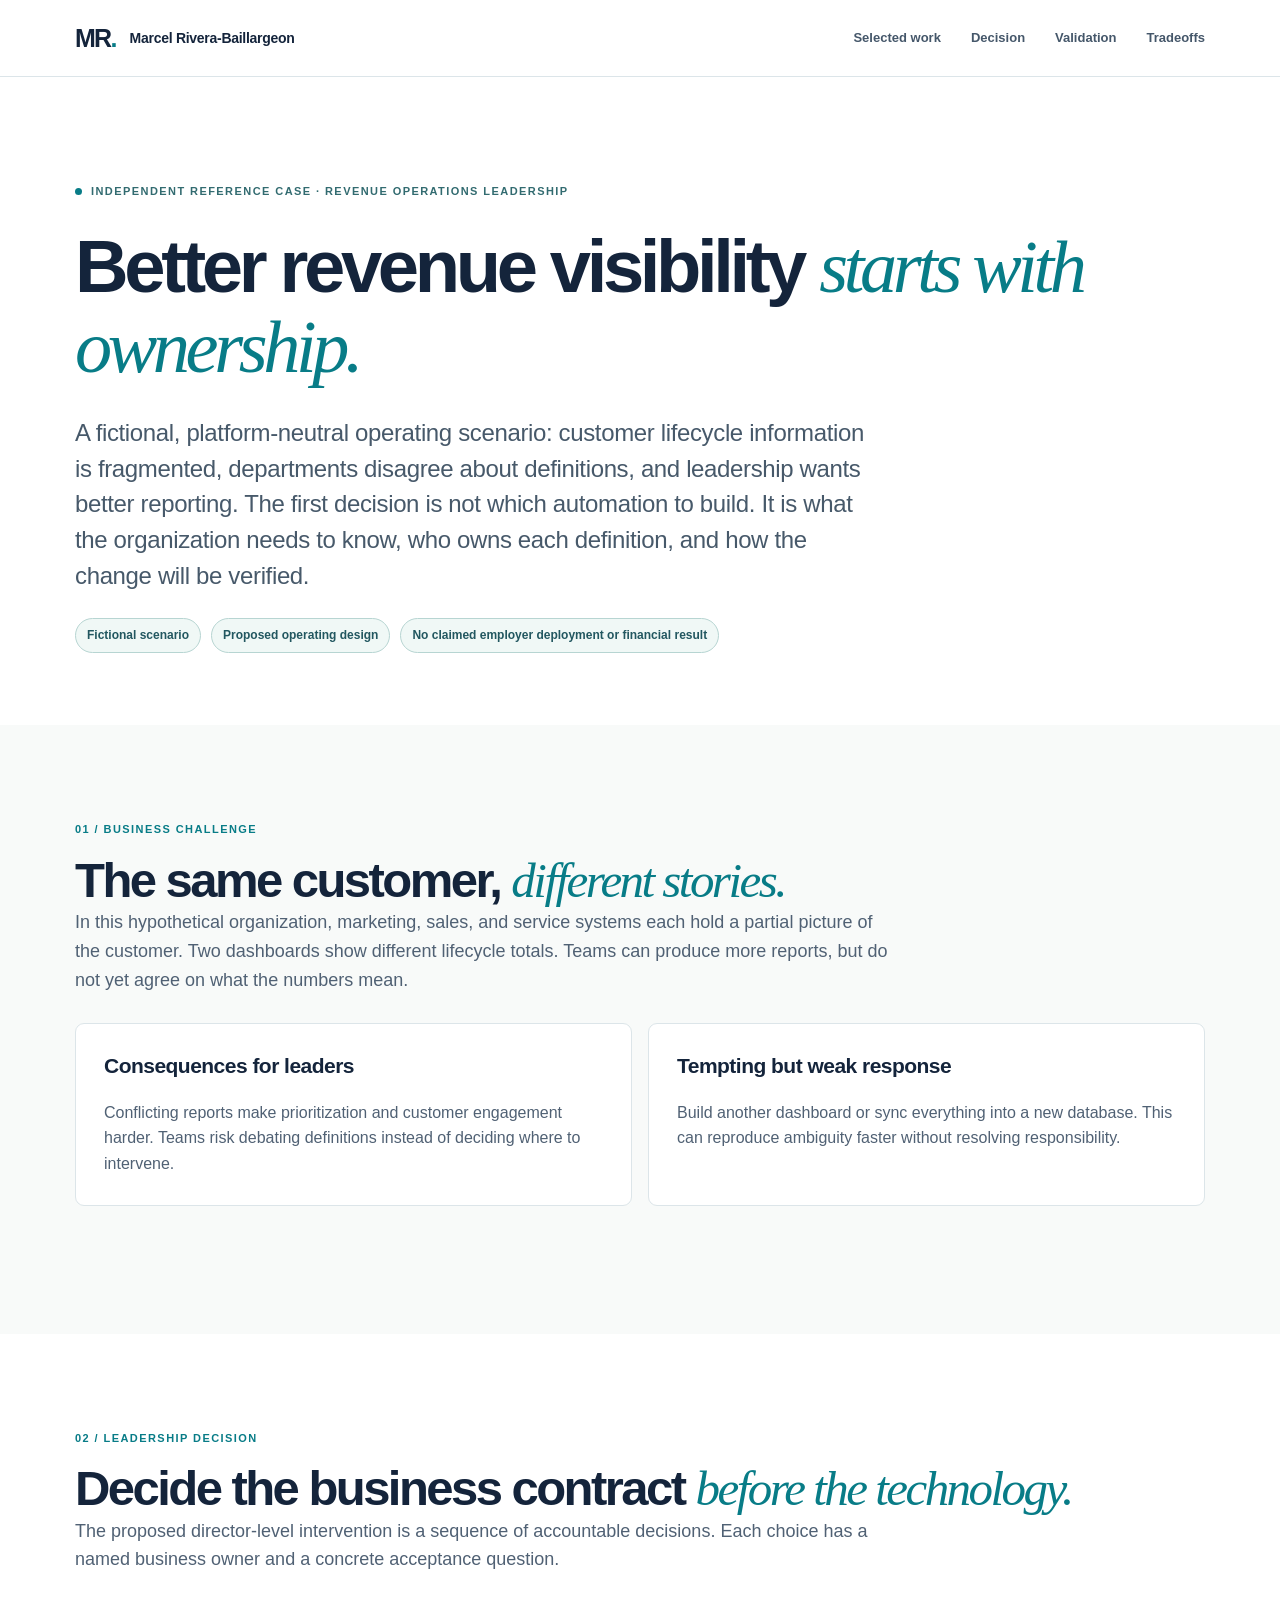
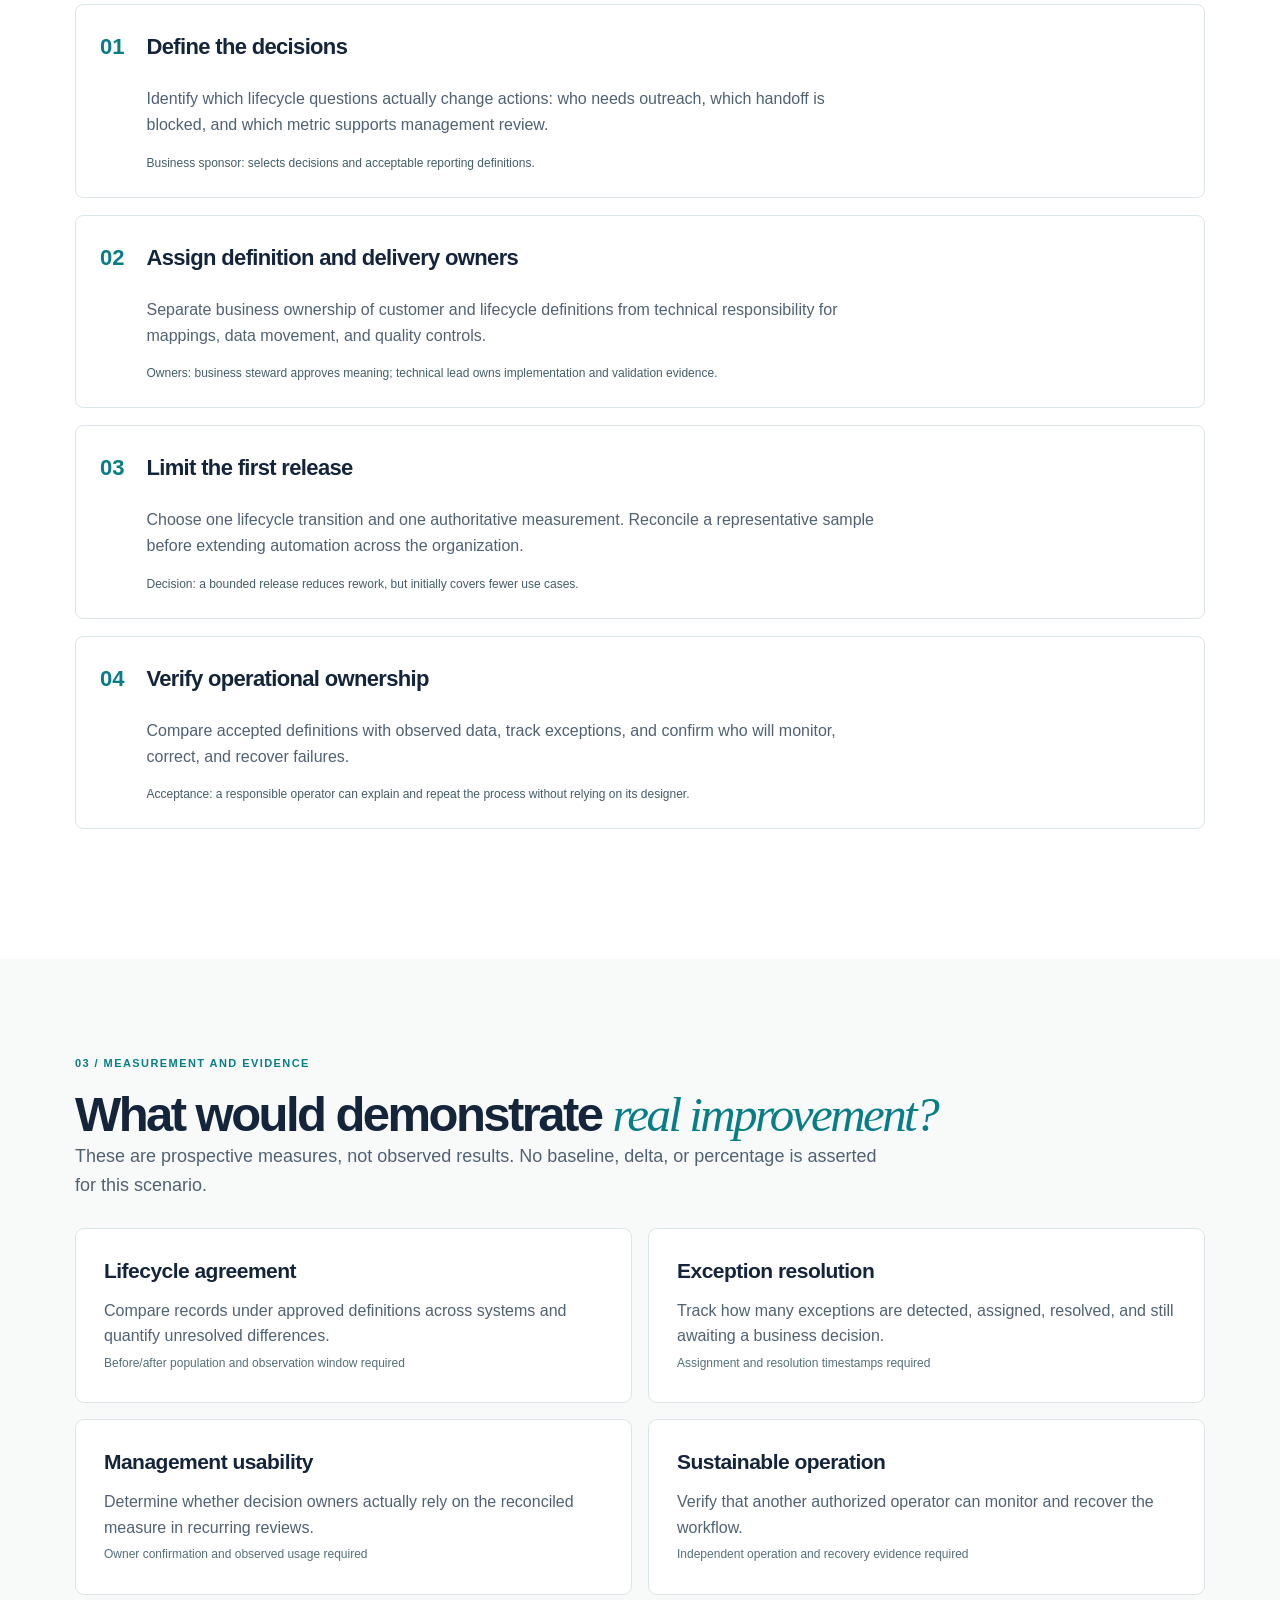
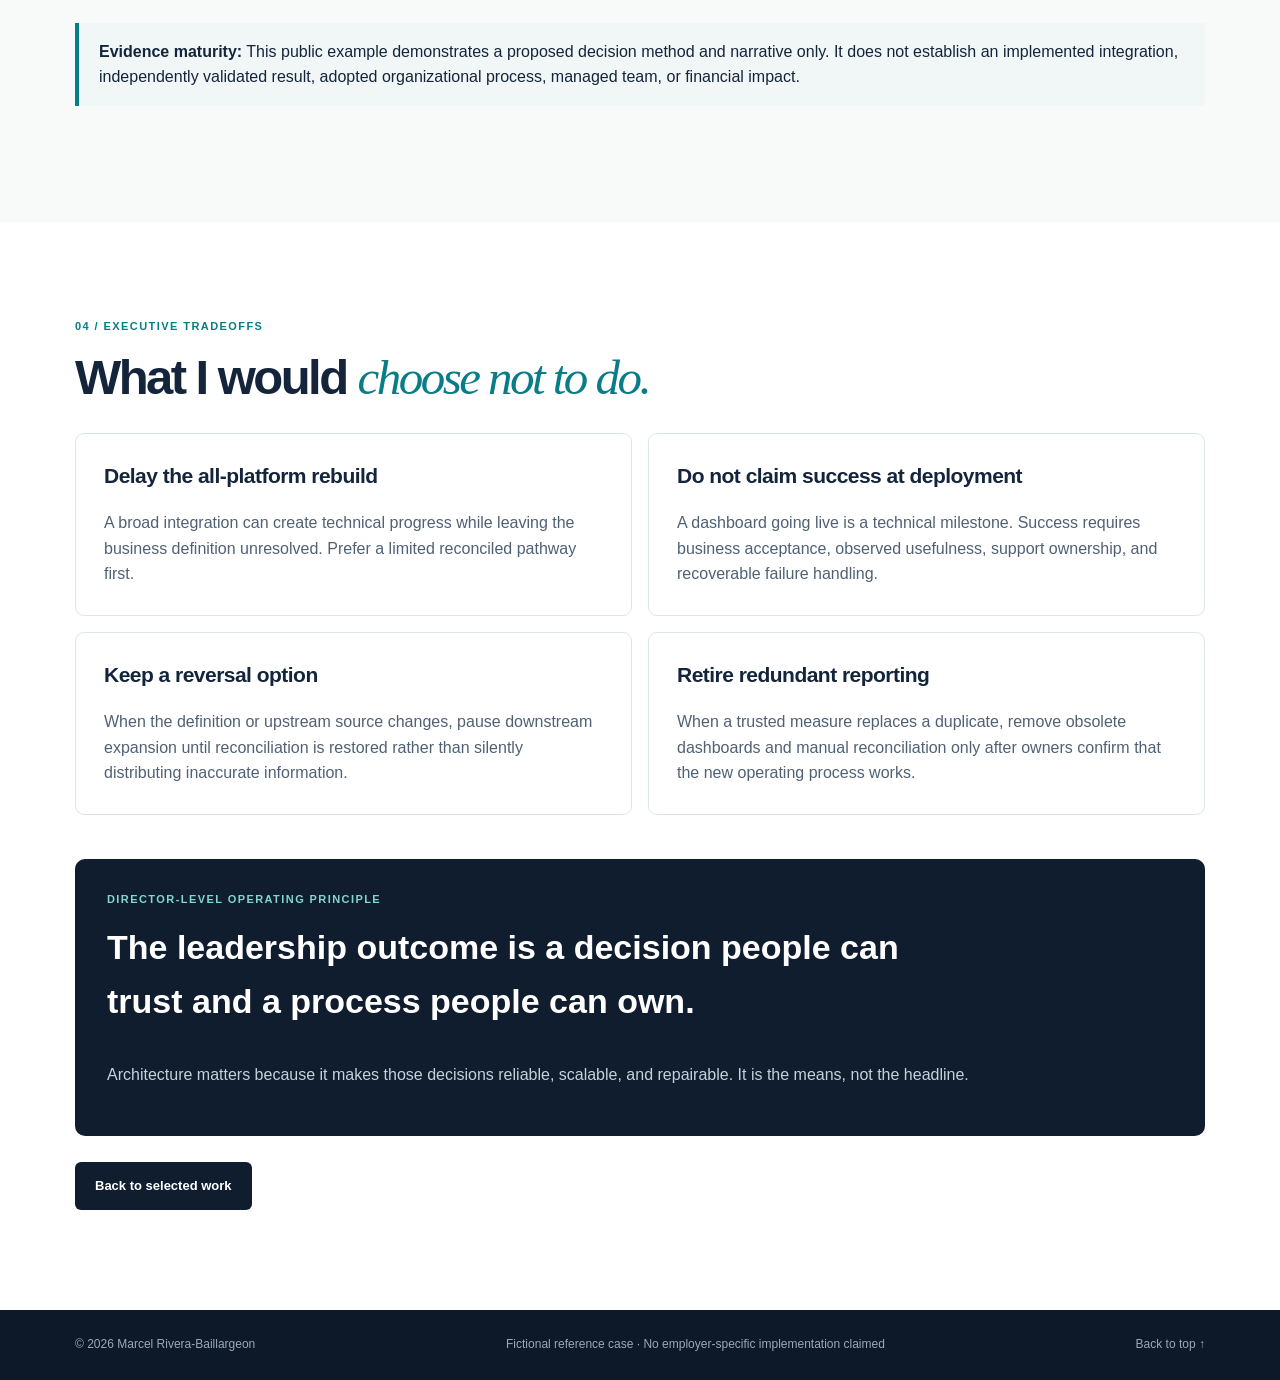
<file: revenue-lifecycle-leadership.html>
<!doctype html>
<html lang="en">
<head>
<meta charset="utf-8"><meta name="viewport" content="width=device-width,initial-scale=1">
<meta name="description" content="Revenue Operations leadership reference case: how to improve lifecycle visibility through clear decisions, ownership, measurement and sequencing. Fictional scenario, not an employer outcome.">
<meta name="theme-color" content="#101d2f">
<title>Revenue visibility before automation | Revenue Operations leadership case</title>
<link rel="stylesheet" href="styles.css"><link rel="stylesheet" href="director-case.css">
</head>
<body>
<a class="skip" href="#main">Skip to content</a>
<header class="site-header"><div class="wrap header-inner">
<a class="wordmark" href="index.html"><span class="monogram">MR<span class="dot">.</span></span><span class="wordmark-text">Marcel Rivera-Baillargeon</span></a>
<nav aria-label="Case navigation"><a href="index.html#work">Selected work</a><a href="#decision">Decision</a><a href="#validation">Validation</a><a href="#tradeoffs">Tradeoffs</a></nav>
</div></header>
<main id="main">
<section class="hero wrap case-hero" aria-labelledby="case-title">
<p class="eyebrow"><span class="signal" aria-hidden="true"></span> INDEPENDENT REFERENCE CASE · REVENUE OPERATIONS LEADERSHIP</p>
<h1 id="case-title">Better revenue visibility <em>starts with ownership.</em></h1>
<p class="hero-intro">A fictional, platform-neutral operating scenario: customer lifecycle information is fragmented, departments disagree about definitions, and leadership wants better reporting. The first decision is not which automation to build. It is what the organization needs to know, who owns each definition, and how the change will be verified.</p>
<div class="case-status-bar"><span>Fictional scenario</span><span>Proposed operating design</span><span>No claimed employer deployment or financial result</span></div>
</section>
<section class="section section-alt" aria-labelledby="challenge"><div class="wrap">
<p class="kicker">01 / BUSINESS CHALLENGE</p><h2 id="challenge">The same customer, <em>different stories.</em></h2>
<p class="case-intro">In this hypothetical organization, marketing, sales, and service systems each hold a partial picture of the customer. Two dashboards show different lifecycle totals. Teams can produce more reports, but do not yet agree on what the numbers mean.</p>
<div class="case-columns">
<article class="decision-panel"><h3>Consequences for leaders</h3><p>Conflicting reports make prioritization and customer engagement harder. Teams risk debating definitions instead of deciding where to intervene.</p></article>
<article class="decision-panel"><h3>Tempting but weak response</h3><p>Build another dashboard or sync everything into a new database. This can reproduce ambiguity faster without resolving responsibility.</p></article>
</div>
</div></section>
<section class="section wrap" id="decision">
<p class="kicker">02 / LEADERSHIP DECISION</p><h2>Decide the business contract <em>before the technology.</em></h2>
<p class="case-intro">The proposed director-level intervention is a sequence of accountable decisions. Each choice has a named business owner and a concrete acceptance question.</p>
<div class="decision-steps">
<article><span class="step">01</span><div><h3>Define the decisions</h3><p>Identify which lifecycle questions actually change actions: who needs outreach, which handoff is blocked, and which metric supports management review.</p><p class="small">Business sponsor: selects decisions and acceptable reporting definitions.</p></div></article>
<article><span class="step">02</span><div><h3>Assign definition and delivery owners</h3><p>Separate business ownership of customer and lifecycle definitions from technical responsibility for mappings, data movement, and quality controls.</p><p class="small">Owners: business steward approves meaning; technical lead owns implementation and validation evidence.</p></div></article>
<article><span class="step">03</span><div><h3>Limit the first release</h3><p>Choose one lifecycle transition and one authoritative measurement. Reconcile a representative sample before extending automation across the organization.</p><p class="small">Decision: a bounded release reduces rework, but initially covers fewer use cases.</p></div></article>
<article><span class="step">04</span><div><h3>Verify operational ownership</h3><p>Compare accepted definitions with observed data, track exceptions, and confirm who will monitor, correct, and recover failures.</p><p class="small">Acceptance: a responsible operator can explain and repeat the process without relying on its designer.</p></div></article>
</div>
</section>
<section class="section section-alt" id="validation"><div class="wrap">
<p class="kicker">03 / MEASUREMENT AND EVIDENCE</p><h2>What would demonstrate <em>real improvement?</em></h2>
<p class="case-intro">These are prospective measures, not observed results. No baseline, delta, or percentage is asserted for this scenario.</p>
<div class="measure-grid">
<article><strong>Lifecycle agreement</strong><p>Compare records under approved definitions across systems and quantify unresolved differences.</p><span>Before/after population and observation window required</span></article>
<article><strong>Exception resolution</strong><p>Track how many exceptions are detected, assigned, resolved, and still awaiting a business decision.</p><span>Assignment and resolution timestamps required</span></article>
<article><strong>Management usability</strong><p>Determine whether decision owners actually rely on the reconciled measure in recurring reviews.</p><span>Owner confirmation and observed usage required</span></article>
<article><strong>Sustainable operation</strong><p>Verify that another authorized operator can monitor and recover the workflow.</p><span>Independent operation and recovery evidence required</span></article>
</div>
<p class="evidence-note"><strong>Evidence maturity:</strong> This public example demonstrates a proposed decision method and narrative only. It does not establish an implemented integration, independently validated result, adopted organizational process, managed team, or financial impact.</p>
</div></section>
<section class="section wrap" id="tradeoffs">
<p class="kicker">04 / EXECUTIVE TRADEOFFS</p><h2>What I would <em>choose not to do.</em></h2>
<div class="case-columns">
<article class="decision-panel"><h3>Delay the all-platform rebuild</h3><p>A broad integration can create technical progress while leaving the business definition unresolved. Prefer a limited reconciled pathway first.</p></article>
<article class="decision-panel"><h3>Do not claim success at deployment</h3><p>A dashboard going live is a technical milestone. Success requires business acceptance, observed usefulness, support ownership, and recoverable failure handling.</p></article>
<article class="decision-panel"><h3>Keep a reversal option</h3><p>When the definition or upstream source changes, pause downstream expansion until reconciliation is restored rather than silently distributing inaccurate information.</p></article>
<article class="decision-panel"><h3>Retire redundant reporting</h3><p>When a trusted measure replaces a duplicate, remove obsolete dashboards and manual reconciliation only after owners confirm that the new operating process works.</p></article>
</div>
<div class="case-conclusion"><p class="kicker">DIRECTOR-LEVEL OPERATING PRINCIPLE</p><h3>The leadership outcome is a decision people can trust and a process people can own.</h3><p>Architecture matters because it makes those decisions reliable, scalable, and repairable. It is the means, not the headline.</p></div>
<a class="button primary" href="index.html#work">Back to selected work</a>
</section>
</main>
<footer><div class="wrap footer-inner"><span>© <span id="year">2026</span> Marcel Rivera-Baillargeon</span><span>Fictional reference case · No employer-specific implementation claimed</span><a href="#main">Back to top ↑</a></div></footer>
<script src="script.js" defer></script>
</body>
</html>
</file>
<file: styles.css>
:root{color-scheme:light;--ink:#14243b;--muted:#506174;--navy:#101d2f;--teal:#087c87;--sky:#d7f2ed;--line:#dce5e9;--bg:#f8faf9;--white:#fff}*{box-sizing:border-box}html{scroll-behavior:smooth}body{margin:0;background:var(--white);color:var(--ink);font:16px/1.6 -apple-system,BlinkMacSystemFont,"Segoe UI",Arial,sans-serif}a{color:inherit}a:focus-visible{outline:3px solid #12a9ae;outline-offset:4px}.wrap{width:min(1130px,calc(100% - 64px));margin:auto}.skip{position:absolute;left:-9999px;z-index:50}.skip:focus{left:16px;top:12px;background:white;padding:8px}.site-header{border-bottom:1px solid var(--line);background:rgba(255,255,255,.97);position:sticky;top:0;z-index:20}.header-inner{min-height:76px;display:flex;align-items:center;justify-content:space-between;gap:25px}.wordmark{text-decoration:none;display:flex;gap:14px;align-items:center;font-weight:700;font-size:14px;letter-spacing:-.02em}.monogram{font-weight:800;letter-spacing:-.07em;font-size:25px}.dot{color:var(--teal)}nav{display:flex;gap:30px;align-items:center}nav a{text-decoration:none;color:#45576a;font-size:13px;font-weight:600}nav a:hover,.footer-inner a:hover{color:var(--teal)}nav .nav-contact{color:var(--navy);border-bottom:1px solid var(--teal);padding-bottom:3px}.hero{padding-top:106px;padding-bottom:94px}.eyebrow,.kicker,.index,.tag{font-weight:750;font-size:11px;letter-spacing:.13em}.eyebrow{color:#326b70;display:flex;gap:9px;align-items:center}.signal{display:inline-block;width:7px;height:7px;background:var(--teal);border-radius:100%}h1,h2,h3,p{margin-top:0}h1{font-size:clamp(40px,5.8vw,77px);line-height:1.07;letter-spacing:-.059em;max-width:1050px;margin:26px 0 28px;font-weight:720}em{font-family:Georgia,serif;font-weight:400;color:var(--teal)}.hero-intro{max-width:790px;font-size:clamp(19px,2.1vw,24px);line-height:1.48;color:#47596a;letter-spacing:-.015em}.hero-actions{display:flex;gap:12px;flex-wrap:wrap;margin-top:36px}.button{min-height:48px;display:inline-flex;gap:15px;align-items:center;justify-content:center;padding:11px 20px;border-radius:6px;text-decoration:none;font-size:13px;font-weight:750;transition:transform .15s,background .15s}.button:hover{transform:translateY(-2px)}.primary{background:var(--navy);color:white}.secondary{border:1px solid #bac9cd;color:var(--navy)}.hero-meta{display:flex;gap:30px;flex-wrap:wrap;margin-top:67px;color:#788590;font-size:12px}.band{background:#eaf5f3;border-top:1px solid #d5e8e5;border-bottom:1px solid #d5e8e5}.manifesto{display:flex;gap:50px;align-items:center;padding-top:26px;padding-bottom:26px}.kicker{color:var(--teal);white-space:nowrap}.manifesto .kicker{margin:0}.manifesto p:last-child{font-size:clamp(16px,2.5vw,22px);letter-spacing:-.03em;font-weight:650;margin:0}.manifesto span{color:var(--teal)}.section{padding-top:96px;padding-bottom:100px;scroll-margin-top:85px}.section-heading{display:flex;justify-content:space-between;align-items:end;gap:70px;margin-bottom:40px}.section h2{font-size:clamp(33px,4vw,49px);letter-spacing:-.052em;line-height:1.13;margin:14px 0 0}.section-note{max-width:375px;color:var(--muted);font-size:14px;margin:0}.work-grid{display:grid;grid-template-columns:repeat(2,minmax(0,1fr));gap:14px}.work-card{min-height:278px;border:1px solid var(--line);border-radius:9px;padding:28px 30px;display:flex;flex-direction:column;justify-content:space-between;gap:20px;background:#fff}.work-card.featured{background:var(--navy);color:#fff;border-color:var(--navy)}.card-top{display:flex;justify-content:space-between;gap:8px;align-items:center}.index{color:#8699a7}.featured .index{color:#a6c2cb}.tag{background:#edf6f5;padding:5px 8px;color:#217682;border-radius:3px;letter-spacing:.08em;font-size:9px}.featured .tag{background:#23374a;color:#b5e5e3}.work-card h3{font-size:clamp(21px,2.5vw,27px);line-height:1.2;letter-spacing:-.04em;margin:0 0 12px}.work-card p{font-size:14px;line-height:1.65;color:var(--muted);margin:0}.featured p{color:#bdcbd5}.card-bottom{border-top:1px solid var(--line);padding-top:13px;display:flex;justify-content:space-between;gap:14px;color:#6d8290;font-size:11px}.featured .card-bottom{border-color:#425164;color:#a5c1c6}.disclosure{color:#7a8792;font-size:12px;margin:22px 0 0;max-width:800px}.section-alt{background:var(--bg)}.principles{display:grid;grid-template-columns:repeat(4,minmax(0,1fr));gap:28px;margin-top:50px}.principles>div{border-top:2px solid #cbdcde;padding-top:22px}.principles span{font-size:12px;font-weight:700;color:var(--teal)}.principles h3{font-size:20px;line-height:1.26;letter-spacing:-.025em;margin:18px 0 12px}.principles p{font-size:14px;color:var(--muted)}.about-grid{display:grid;grid-template-columns:1fr 1fr;gap:100px}.about-copy p{color:#46596b;font-size:16px;margin-bottom:20px}.project-heading{display:flex;justify-content:space-between;align-items:baseline;margin-top:65px;gap:18px}.project-heading h3{font-size:20px;letter-spacing:-.035em}.project-heading p{font-size:12px;color:var(--muted)}.project-grid{display:grid;grid-template-columns:repeat(3,1fr);gap:13px}.project-grid a{display:flex;flex-direction:column;gap:12px;min-height:140px;border:1px solid var(--line);border-radius:6px;padding:21px;text-decoration:none}.project-grid a:hover{background:#f5fbfa;border-color:#8dbabb}.project-grid strong{font-size:16px;display:flex;justify-content:space-between}.project-grid span{font-size:13px;color:var(--muted)}.closing{background:var(--navy);color:#fff;scroll-margin-top:80px}.closing-inner{padding:82px 0}.closing .kicker{color:#6cd5cb}.closing h2{font-size:clamp(34px,4.6vw,56px);letter-spacing:-.05em;line-height:1.15;max-width:720px;margin:16px 0}.closing p:not(.kicker){max-width:660px;color:#b4c3cf;font-size:17px}.light{background:white;color:var(--navy)}.outline{border:1px solid #667b89;color:white}footer{background:#0d1828;color:#99a9b5}.footer-inner{display:flex;gap:20px;justify-content:space-between;align-items:center;min-height:70px;font-size:12px}.footer-inner a{text-decoration:none}@media(max-width:800px){.wrap{width:min(100% - 36px,1130px)}.wordmark-text{display:none}nav{gap:18px}.hero{padding:78px 0 58px}.hero-meta{margin-top:44px}.section{padding:68px 0}.section-heading{display:block}.section-note{margin-top:22px}.work-grid,.about-grid{grid-template-columns:1fr;gap:13px}.principles{grid-template-columns:repeat(2,1fr)}.project-grid{grid-template-columns:1fr}.manifesto{display:block}.manifesto .kicker{margin-bottom:10px}.footer-inner{flex-wrap:wrap;padding:22px 0}}@media(max-width:480px){nav{gap:13px}nav a{font-size:12px}.hero-meta{gap:8px}.work-card{min-height:270px;padding:22px}.card-top{flex-wrap:wrap}.principles{grid-template-columns:1fr}.hero-actions .button{width:100%}}@media(prefers-reduced-motion:reduce){html{scroll-behavior:auto}.button{transition:none}}

/* Director-level operating lens: reference questions, not additional performance claims. */
.director-grid{display:grid;grid-template-columns:repeat(2,minmax(0,1fr));gap:16px}
.director-topic{padding:25px;border:1px solid var(--line);border-radius:10px}
.director-icon{display:inline-flex;align-items:center;justify-content:center;width:44px;height:44px;border-radius:12px;background:#e9f4f2;color:#176d73;font-size:25px;font-weight:700}
.director-topic h3{margin:16px 0 9px;font-size:22px;line-height:1.3;letter-spacing:-.025em}
.director-topic p{color:var(--muted);font-size:14px}
.director-topic .director-question{font-weight:650;color:var(--ink);margin-bottom:0}
@media(max-width:700px){.director-grid{grid-template-columns:1fr}.director-topic{padding:20px}}

/* Director-first leadership cards: preserve original responsive layout */
.director-grid{display:grid;grid-template-columns:repeat(auto-fit,minmax(220px,1fr));gap:16px}
.director-topic{min-width:0}
</file>
<file: visual-system.css>
/* Shared executive visual vocabulary: readable HTML labels, semantic grouping, no image dependencies. */
.visual-feature{padding-top:70px;padding-bottom:76px;scroll-margin-top:90px}
.visual-intro{max-width:800px;margin:0 auto 30px;text-align:center}
.visual-intro h2,.case-executive h2{font-size:clamp(30px,3.5vw,44px);line-height:1.16;letter-spacing:-.045em;margin:12px 0}
.visual-intro .kicker,.visual-case .kicker{white-space:normal}
.visual-intro>p:last-child{color:var(--muted);font-size:16px}
.flow-panel{border:1px solid var(--line);border-radius:22px;padding:32px;max-width:850px;margin:auto;background:#fff;text-align:center}
.flow-source,.flow-core{padding:20px 24px;border-radius:15px}
.flow-source h3,.flow-core h3{margin:5px 0 4px;font-size:clamp(21px,2.7vw,28px);letter-spacing:-.03em}
.flow-source p,.flow-core p{margin:0;color:var(--muted);font-size:15px}
.flow-core{background:#eef3f3}
.flow-icon{font-size:26px;line-height:1;color:#276d73;display:block;font-weight:700}
.flow-down{font-size:29px;line-height:1.3;color:#6a8286;margin:7px 0}
.flow-outcomes{display:grid;grid-template-columns:repeat(2,minmax(0,1fr));gap:12px;list-style:none;margin:0;padding:0}
.flow-tile{border:1px solid var(--line);border-radius:15px;padding:23px 12px}
.flow-tile strong{display:block;font-size:22px;letter-spacing:-.025em;margin:10px 0 4px}
.flow-tile p{font-size:14px;line-height:1.45;color:var(--muted);margin:0}
.flow-note{font-size:12px;color:var(--muted);line-height:1.5;margin:22px auto 0;max-width:650px;text-align:center}
.visual-link{display:block;width:max-content;max-width:100%;margin:20px auto 0;color:var(--teal);font-size:14px;font-weight:700;text-align:center;text-decoration-thickness:1px;text-underline-offset:5px}
.story-flow{display:grid;grid-template-columns:repeat(4,minmax(0,1fr));gap:22px;list-style:none;margin:34px 0 0;padding:0}
.story-node{position:relative;display:flex;flex-direction:column;border:1px solid var(--line);border-radius:14px;padding:20px;gap:12px;background:#fff;min-width:0}
.story-node:not(:last-child):after{content:"";position:absolute;right:-16px;top:calc(50% - 5px);width:10px;height:10px;border-top:2px solid #477b80;border-right:2px solid #477b80;transform:rotate(45deg)}
.story-symbol{display:flex;align-items:center;justify-content:center;flex-shrink:0;width:39px;height:39px;border-radius:12px;background:#e9f4f2;color:#176d73;font-size:23px;font-weight:700}
.story-node h3{font-size:19px;letter-spacing:-.025em;margin:0 0 8px}
.story-node p{font-size:14px;color:var(--muted);margin:0;line-height:1.5}
@media(max-width:800px){.story-flow{grid-template-columns:1fr;gap:26px}.story-node{flex-direction:row}.story-node:not(:last-child):after{top:auto;right:auto;left:34px;bottom:-18px;transform:rotate(135deg)}.flow-panel{padding:17px}.visual-feature{padding-top:48px;padding-bottom:48px}}
@media(max-width:480px){.site-header nav{flex-wrap:wrap;gap:2px 12px}}
@media(max-width:400px){.flow-tile{padding:16px 7px}.flow-tile strong{font-size:18px}.flow-tile p{font-size:12px}.flow-panel{border-radius:16px}}

/* Icon-led evidence points and bounded execution diagrams. */
.case-icon-list{list-style:none;padding:0;margin:24px 0;display:grid;gap:14px;max-width:68ch}.case-icon-list li{display:flex;gap:14px;align-items:flex-start}.case-icon-list strong{display:block}.case-icon-list p{margin:4px 0 0;color:var(--muted)}.ai-workers{grid-template-columns:repeat(3,minmax(0,1fr))}.case-exception{border:1px solid var(--line);border-left:4px solid var(--teal);padding:18px;text-align:left}.case-exception p{margin:4px 0 0}.visual-case .case-intro{max-width:68ch}.flow-panel .story-flow{margin:0;text-align:left}.flow-panel .story-node{padding:12px}.flow-panel .story-node h3{font-size:16px}@media(max-width:600px){.ai-workers{grid-template-columns:1fr}}

/* Connected explanatory visuals: labels remain readable at mobile widths. */
.diagram-comparison{display:grid;grid-template-columns:repeat(2,minmax(0,1fr));gap:24px;margin:24px 0}.diagram-comparison figure,.diagram-single{margin:0;padding:16px;border:1px solid var(--line);border-radius:14px;background:#fff}.diagram-single{max-width:540px;margin:24px auto}.connected-diagram{display:block;width:100%;height:auto;max-width:480px;margin:12px auto}.diagram-dark{fill:#173c53}.diagram-teal{fill:#287c80}.diagram-light{fill:#deeeeb;stroke:#598c91}.diagram-warning{fill:#f6e9cc;stroke:#a27938}.diagram-line{fill:none;stroke:#598c91;stroke-width:2}.diagram-line.exception{stroke:#a27938;stroke-dasharray:5 4}.diagram-label{font-size:14px;font-family:inherit;fill:white}.diagram-label.light{fill:#24515a}.diagram-label.warning{fill:#70501f;font-size:12px}.diagram-caption{fill:#24515a;font-size:13px}.diagram-comparison figcaption,.diagram-single figcaption{color:var(--muted);font-size:14px;line-height:1.5}.diagram-comparison h3{font-size:18px;margin:0}@media(max-width:700px){.diagram-comparison{grid-template-columns:1fr}.diagram-comparison figure,.diagram-single{padding:10px}}
</file>
<file: director-case.css>
/* Independent director-level leadership case */
.case-hero{padding-bottom:72px}
.case-hero h1{max-width:1010px}
.case-status-bar{display:flex;gap:10px;flex-wrap:wrap;margin-top:25px}
.case-status-bar span{border:1px solid #b7d5d2;background:#f0f8f6;color:#225760;border-radius:20px;font-size:12px;font-weight:650;padding:7px 11px}
.case-intro{max-width:820px;color:var(--muted);font-size:18px;line-height:1.6}
.case-columns,.measure-grid{display:grid;grid-template-columns:repeat(2,minmax(0,1fr));gap:16px;margin:28px 0}
.decision-panel,.measure-grid article{padding:28px;border:1px solid var(--line);border-radius:9px;background:var(--white)}
.decision-panel h3,.measure-grid strong{font-size:21px;line-height:1.3;letter-spacing:-.025em}
.decision-panel p,.measure-grid p{color:var(--muted);margin:12px 0 0}
.measure-grid span,.small{font-size:12px;color:#536f79}
.decision-steps{margin:30px 0;display:grid;gap:17px}
.decision-steps article{display:flex;gap:22px;padding:24px;border:1px solid var(--line);border-radius:8px}
.decision-steps .step{color:var(--teal);font-weight:800;font-size:22px}
.decision-steps h3{font-size:22px;letter-spacing:-.03em}
.decision-steps p{color:var(--muted);max-width:730px}
.decision-steps p.small{margin:0;color:#435d68}
.evidence-note{margin-top:25px;border-left:4px solid var(--teal);padding:16px 20px;background:#f1f7f6}
.case-conclusion{background:var(--navy);color:white;border-radius:10px;padding:32px;margin:44px 0 26px}
.case-conclusion h3{font-size:clamp(23px,3vw,34px);max-width:850px}
.case-conclusion p:last-child{color:#c3d3d9}
.case-conclusion .kicker{color:#82d6cc}
@media(max-width:700px){.case-columns,.measure-grid{grid-template-columns:1fr}.decision-panel,.measure-grid article{padding:22px}.decision-steps article{padding:18px;gap:12px}}
</file>
<file: visual-case.css>
.case-hero{padding-top:88px;padding-bottom:85px}
.case-hero h1{max-width:980px}
.case-lead{max-width:820px;font-size:clamp(18px,2.1vw,24px);line-height:1.52;color:var(--muted)}
.case-flags{display:flex;flex-wrap:wrap;gap:10px;margin-top:34px}
.case-flag{display:inline-block;border:1px solid #cbdde0;border-radius:30px;padding:7px 12px;font-size:12px;font-weight:650;color:#3e5f65}
.case-intro{max-width:790px;color:var(--muted);font-size:17px;margin:23px 0 33px}
.case-steps{display:grid;grid-template-columns:repeat(4,minmax(0,1fr));gap:14px}
.case-step{border:1px solid #dce5e9;background:#fff;border-radius:10px;padding:22px}
.case-step-number{color:var(--teal);font-size:12px;font-weight:800}
.case-step h3{font-size:22px;margin:18px 0 10px}
.case-step p{font-size:14px;color:var(--muted);margin:0}
.case-evidence-grid{display:grid;grid-template-columns:repeat(2,minmax(0,1fr));gap:16px;margin-top:35px}
.case-proof{padding:26px;border-radius:12px;border:1px solid var(--line)}
.case-proof h3{font-size:20px;margin:12px 0 9px}
.case-proof p:not(.case-status){color:var(--muted);font-size:15px;margin:0}
.case-status{font-size:11px;font-weight:800;letter-spacing:.1em;margin:0}
.case-status.good{color:#187060}
.case-status.pending{color:#94612b}
.scenario{background:white;border:1px solid #dce5e9;border-radius:14px;padding:27px;max-width:850px;margin-top:25px}
.scenario-row+.scenario-row{margin-top:24px}
.scenario-head{display:flex;justify-content:space-between;align-items:baseline;gap:18px;font-size:15px}
.scenario-head span{font-variant-numeric:tabular-nums;font-weight:750}
.scenario-track{height:13px;background:#e8edf0;border-radius:15px;overflow:hidden;margin-top:9px}
.scenario-fill{display:block;height:100%;border-radius:15px}
.scenario-fill.avoid{background:#4f92c8}.scenario-fill.effort{background:#78a68b}.scenario-fill.net{background:#7768b7}
.case-caveat{color:var(--muted);font-size:13px;max-width:850px;margin:19px 0 29px}
.trade-grid{display:grid;grid-template-columns:repeat(3,minmax(0,1fr));gap:16px;margin:33px 0}
.trade-grid>div{border-top:3px solid #b9d4d4;padding-top:19px}
.trade-grid h3{font-size:19px}.trade-grid p{font-size:14px;color:var(--muted)}
@media(max-width:820px){.case-steps,.case-evidence-grid{grid-template-columns:repeat(2,minmax(0,1fr))}.trade-grid{grid-template-columns:1fr}}
@media(max-width:540px){.case-hero{padding:60px 0 50px}.case-steps,.case-evidence-grid{grid-template-columns:1fr}.case-step,.case-proof{padding:19px}.scenario{padding:18px}.scenario-head{font-size:14px}.case-flag{font-size:11px}nav{gap:14px}}

/* Icons are semantic scanning aids, never standalone evidence or required labels. */
.case-icon-frame{display:inline-flex;align-items:center;justify-content:center;flex:0 0 auto;width:44px;height:44px;border-radius:13px;background:#e9f4f2;color:#176d73}
.case-icon{display:block;width:25px;height:25px}
.case-step>.case-icon-frame{display:flex;margin-top:16px}
.case-step h3{margin-top:13px}
.case-icon-heading{display:flex;align-items:center;gap:12px;flex-wrap:wrap}
.case-icon-heading .case-icon-frame{width:40px;height:40px}
.case-icon-heading .case-icon{width:23px;height:23px}

/* Connected capability lifecycle. Native HTML carries all accessible text; arrows are decoration. */
.capability-diagram{position:relative;max-width:900px;margin:32px auto 0;min-height:660px}
.capability-cycle{display:grid;grid-template-columns:repeat(3,minmax(0,1fr));grid-template-rows:repeat(3,210px);gap:15px;list-style:none;padding:0;margin:0;position:relative;z-index:2}
.capability-cycle>li{display:flex;align-items:center;justify-content:center;min-width:0}
.capability-cycle>li:nth-child(1){grid-column:2;grid-row:1}
.capability-cycle>li:nth-child(2){grid-column:3;grid-row:2}
.capability-cycle>li:nth-child(3){grid-column:2;grid-row:3}
.capability-cycle>li:nth-child(4){grid-column:1;grid-row:2}
.capability-cycle .case-step{min-height:178px;width:100%;max-width:254px;box-shadow:0 6px 20px rgba(18,45,61,.07);border-radius:14px;padding:18px 21px}
.capability-cycle .case-step h3{font-size:22px}
.capability-cycle .case-step p{font-size:13px;line-height:1.5}
.capability-cycle .case-step>.case-icon-frame{margin-top:7px;width:40px;height:40px}
.cycle-arrows{position:absolute;inset:0;width:100%;height:100%;z-index:1;pointer-events:none}
.cycle-arrows-mobile{display:none}
.cycle-center{position:absolute;z-index:2;left:33%;top:33%;width:34%;height:34%;display:flex;flex-direction:column;align-items:center;justify-content:center;text-align:center;gap:10px;padding:22px;color:var(--ink)}
.cycle-center strong{font-size:clamp(17px,2.3vw,25px);line-height:1.35;letter-spacing:-.035em}
.cycle-center em{font-family:inherit;font-style:normal;font-weight:750}
.cycle-center span{font-size:12px;color:var(--muted)}
@media(max-width:700px){
.capability-diagram{min-height:0;margin:20px auto 0}
.capability-cycle{grid-template-columns:repeat(2,minmax(0,1fr));grid-template-rows:repeat(2,minmax(180px,auto));gap:36px 30px}
.capability-cycle>li:nth-child(1){grid-column:1;grid-row:1}
.capability-cycle>li:nth-child(2){grid-column:2;grid-row:1}
.capability-cycle>li:nth-child(3){grid-column:2;grid-row:2}
.capability-cycle>li:nth-child(4){grid-column:1;grid-row:2}
.capability-cycle .case-step{max-width:none;min-height:190px;padding:14px 15px}
.capability-cycle .case-step h3{font-size:18px;margin:10px 0 7px}
.capability-cycle .case-step p{font-size:13px;line-height:1.4}
.capability-cycle .case-step-number{font-size:11px}
.capability-cycle .case-step>.case-icon-frame{margin-top:8px;width:34px;height:34px}
.capability-cycle .case-icon{width:20px;height:20px}
.cycle-arrows-desktop{display:none}
.cycle-arrows-mobile{display:block;bottom:auto;height:calc(100% - 85px)}
.cycle-center{position:static;max-width:350px;margin:24px auto 0;min-height:76px;width:auto;padding:10px}
.cycle-center strong{font-size:19px}
}
@media(max-width:370px){
.capability-cycle{column-gap:22px;row-gap:28px}
.capability-cycle .case-step{padding:12px;min-height:205px}
.capability-cycle .case-step h3{font-size:17px}
.capability-cycle .case-step p{font-size:12.5px}
}
</file>
<file: atlas.css>
:root{color-scheme:light;--ink:#14243b;--muted:#617181;--navy:#101d2f;--teal:#087c87;--line:#dce5e9;--paper:#f6f9f8;--mint:#eaf5f1;--blue:#edf2fa}*{box-sizing:border-box}html{scroll-behavior:smooth}body{margin:0;color:var(--ink);font:16px/1.55 -apple-system,BlinkMacSystemFont,"Segoe UI",Arial,sans-serif}a{color:inherit}button{font:inherit}a:focus-visible,button:focus-visible{outline:3px solid #12a9ae;outline-offset:4px}.skip{position:absolute;left:-9999px}.skip:focus{left:12px;top:12px;background:white;padding:8px;z-index:10}.wrap{width:min(1120px,calc(100% - 44px));margin:auto}.topbar{height:68px;position:sticky;top:0;background:rgba(255,255,255,.96);backdrop-filter:blur(12px);border-bottom:1px solid var(--line);display:flex;align-items:center;justify-content:space-between;padding:0 max(22px,calc((100vw - 1120px)/2));z-index:5}.brand{display:flex;gap:12px;align-items:center;text-decoration:none;font-size:11px;font-weight:800;letter-spacing:.14em}.mark{background:var(--navy);color:white;border-radius:6px;padding:7px 9px;font-size:14px;letter-spacing:-.04em}.top-actions{display:flex;align-items:center;gap:18px}.share,.back{border:0;background:none;color:var(--ink);font-size:13px;font-weight:700;text-decoration:none;cursor:pointer}.share{background:var(--navy);color:white;border-radius:5px;padding:9px 14px}.intro{padding:92px 0 76px}.eyebrow{font-size:10px;font-weight:800;letter-spacing:.16em;color:var(--teal);margin:0 0 15px}.intro h1{font-size:clamp(42px,7vw,78px);line-height:1.02;letter-spacing:-.065em;max-width:850px;margin:0 0 22px}.intro em,.closing em{font-family:Georgia,serif;font-weight:400;color:var(--teal)}.lede{font-size:clamp(18px,2.3vw,23px);line-height:1.45;color:#506174;max-width:760px}.intro-actions{display:flex;align-items:center;gap:22px;flex-wrap:wrap;margin-top:30px}.primary{background:var(--navy);color:white;border-radius:5px;padding:12px 17px;text-decoration:none;font-size:13px;font-weight:750}.privacy-note,.map-caption{font-size:11px;color:#71808b}.system{padding:30px 0 90px}.section-head{display:flex;align-items:end;justify-content:space-between;gap:60px;margin-bottom:30px}.section-head h2,.principles h2{font-size:clamp(30px,4vw,44px);letter-spacing:-.05em;line-height:1.1;margin:0}.section-head>p{max-width:420px;color:var(--muted);font-size:14px;margin:0}.map{background:linear-gradient(145deg,#f7faf9,#eef4f4);border:1px solid var(--line);border-radius:14px;padding:clamp(18px,4vw,38px);text-align:center}.map-core{background:var(--navy);color:white;padding:22px;border-radius:9px;max-width:520px;margin:auto;display:flex;flex-direction:column;gap:4px}.node-kicker,.map-node span{font-size:9px;letter-spacing:.15em;font-weight:800;color:#8fd3cb}.map-core strong{font-size:23px}.map-core small{color:#c2d2dc}.map-down{font-size:25px;color:#758792;line-height:1.7}.map-grid{display:grid;grid-template-columns:repeat(4,1fr);gap:12px}.map-node{padding:20px 12px;border-radius:8px;display:flex;flex-direction:column;gap:6px;text-align:left;border:1px solid #dbe4e9}.map-node strong{font-size:19px}.map-node small{font-size:11px;color:#586a7a}.radar{background:#e9f0fb}.intel{background:#e8f5f2}.govern{background:#f2edf9}.execute{background:#edf1f3}.map-outcome{background:#e9f4ed;padding:18px;border-radius:8px;display:flex;flex-direction:column;gap:3px}.map-outcome strong{font-size:18px}.map-outcome span,.map-living span{font-size:12px;color:#526b5c}.map-living{background:white;border:1px solid var(--line);padding:18px;border-radius:8px;display:flex;flex-direction:column;gap:4px}.map-living strong{font-size:19px}.map-living span{color:var(--muted)}.map-caption{margin:12px 0 0}.explore{background:var(--paper);padding:78px 0 88px}.view-tabs{display:flex;gap:8px;flex-wrap:wrap;margin:28px 0 18px}.tab{border:1px solid #cbd8dc;background:white;color:#43566a;border-radius:999px;padding:9px 15px;font-size:12px;font-weight:750;cursor:pointer}.tab.active{background:var(--navy);color:white;border-color:var(--navy)}.view-panel{background:white;border:1px solid var(--line);border-radius:12px;padding:clamp(18px,3vw,30px);min-height:250px}.view-panel h3{font-size:24px;letter-spacing:-.04em;margin:0 0 8px}.view-panel>p{color:var(--muted);max-width:780px}.cards{display:grid;grid-template-columns:repeat(3,1fr);gap:11px;margin-top:22px}.domain-card{border:1px solid var(--line);border-radius:8px;padding:16px;background:#fff}.domain-card button{border:0;background:none;padding:0;text-align:left;width:100%;cursor:pointer;color:inherit}.domain-card strong{display:block;font-size:15px;margin-bottom:6px}.domain-card span{font-size:12px;color:var(--muted)}.domain-detail{margin-top:18px;padding:18px;border-radius:8px;background:#eef4f7;display:none}.domain-detail.open{display:block}.domain-detail h4{margin:0 0 5px}.domain-detail p{margin:0;color:#526477;font-size:13px}.principles{padding-top:88px;padding-bottom:94px}.principle-grid{display:grid;grid-template-columns:repeat(4,1fr);gap:25px;margin-top:38px}.principle-grid article{border-top:2px solid #cbdcde;padding-top:18px}.principle-grid span{color:var(--teal);font-size:11px;font-weight:800}.principle-grid h3{font-size:18px;letter-spacing:-.025em;margin:13px 0 8px}.principle-grid p{font-size:13px;color:var(--muted);margin:0}.closing{background:var(--navy);color:white;padding:75px 0}.closing .eyebrow{color:#80d3c9}.closing h2{font-size:clamp(39px,6vw,67px);letter-spacing:-.055em;line-height:1.08;margin:0 0 27px}.closing em{color:#8bd9ce}.closing-actions{display:flex;align-items:center;gap:20px;flex-wrap:wrap}.light-button{background:white;color:var(--navy);border:0;border-radius:5px;padding:12px 17px;font-size:13px;font-weight:800;cursor:pointer}.closing-actions a{font-size:13px;color:#c4d3dc;text-decoration:none}footer{min-height:75px;display:flex;align-items:center;justify-content:space-between;gap:15px;font-size:11px;color:#71808b}footer a{text-decoration:none}@media(max-width:760px){.intro{padding:68px 0 52px}.section-head{display:block}.section-head>p{margin-top:15px}.map-grid{grid-template-columns:repeat(2,1fr)}.cards{grid-template-columns:repeat(2,1fr)}.principle-grid{grid-template-columns:repeat(2,1fr)}.system{padding-bottom:65px}.explore{padding:62px 0}.principles{padding-top:65px;padding-bottom:70px}}@media(max-width:480px){.wrap{width:calc(100% - 32px)}.topbar{padding:0 16px}.brand{font-size:9px;letter-spacing:.1em}.top-actions{gap:10px}.back{font-size:11px}.intro h1{font-size:45px}.map{padding:14px}.map-core strong{font-size:19px}.map-node{padding:14px 10px}.map-node strong{font-size:16px}.map-node small{font-size:10px}.cards{grid-template-columns:1fr}.principle-grid{grid-template-columns:1fr}.view-tabs{gap:6px}.tab{padding:8px 11px;font-size:11px}footer{padding:18px 0;flex-wrap:wrap}footer span:nth-child(2){order:3;width:100%}.closing{padding:60px 0}}@media(prefers-reduced-motion:reduce){html{scroll-behavior:auto}}
</file>
